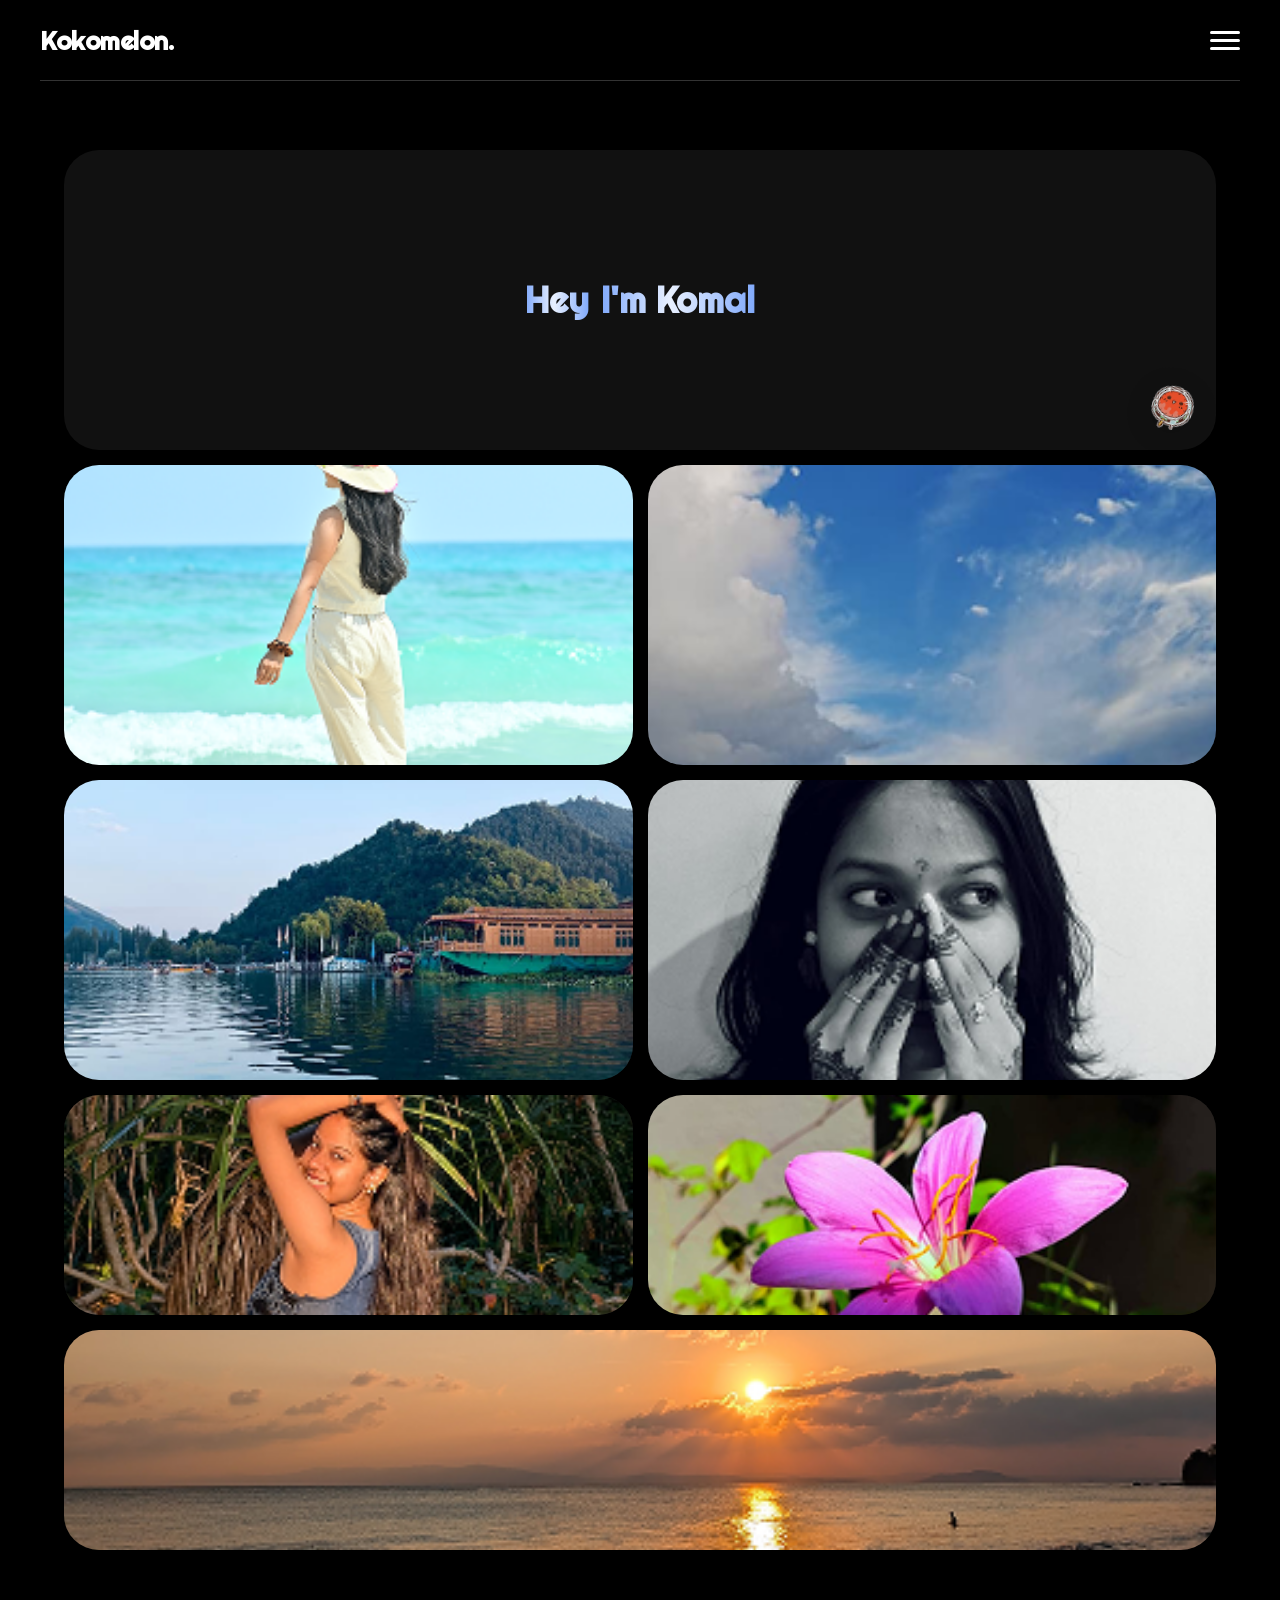
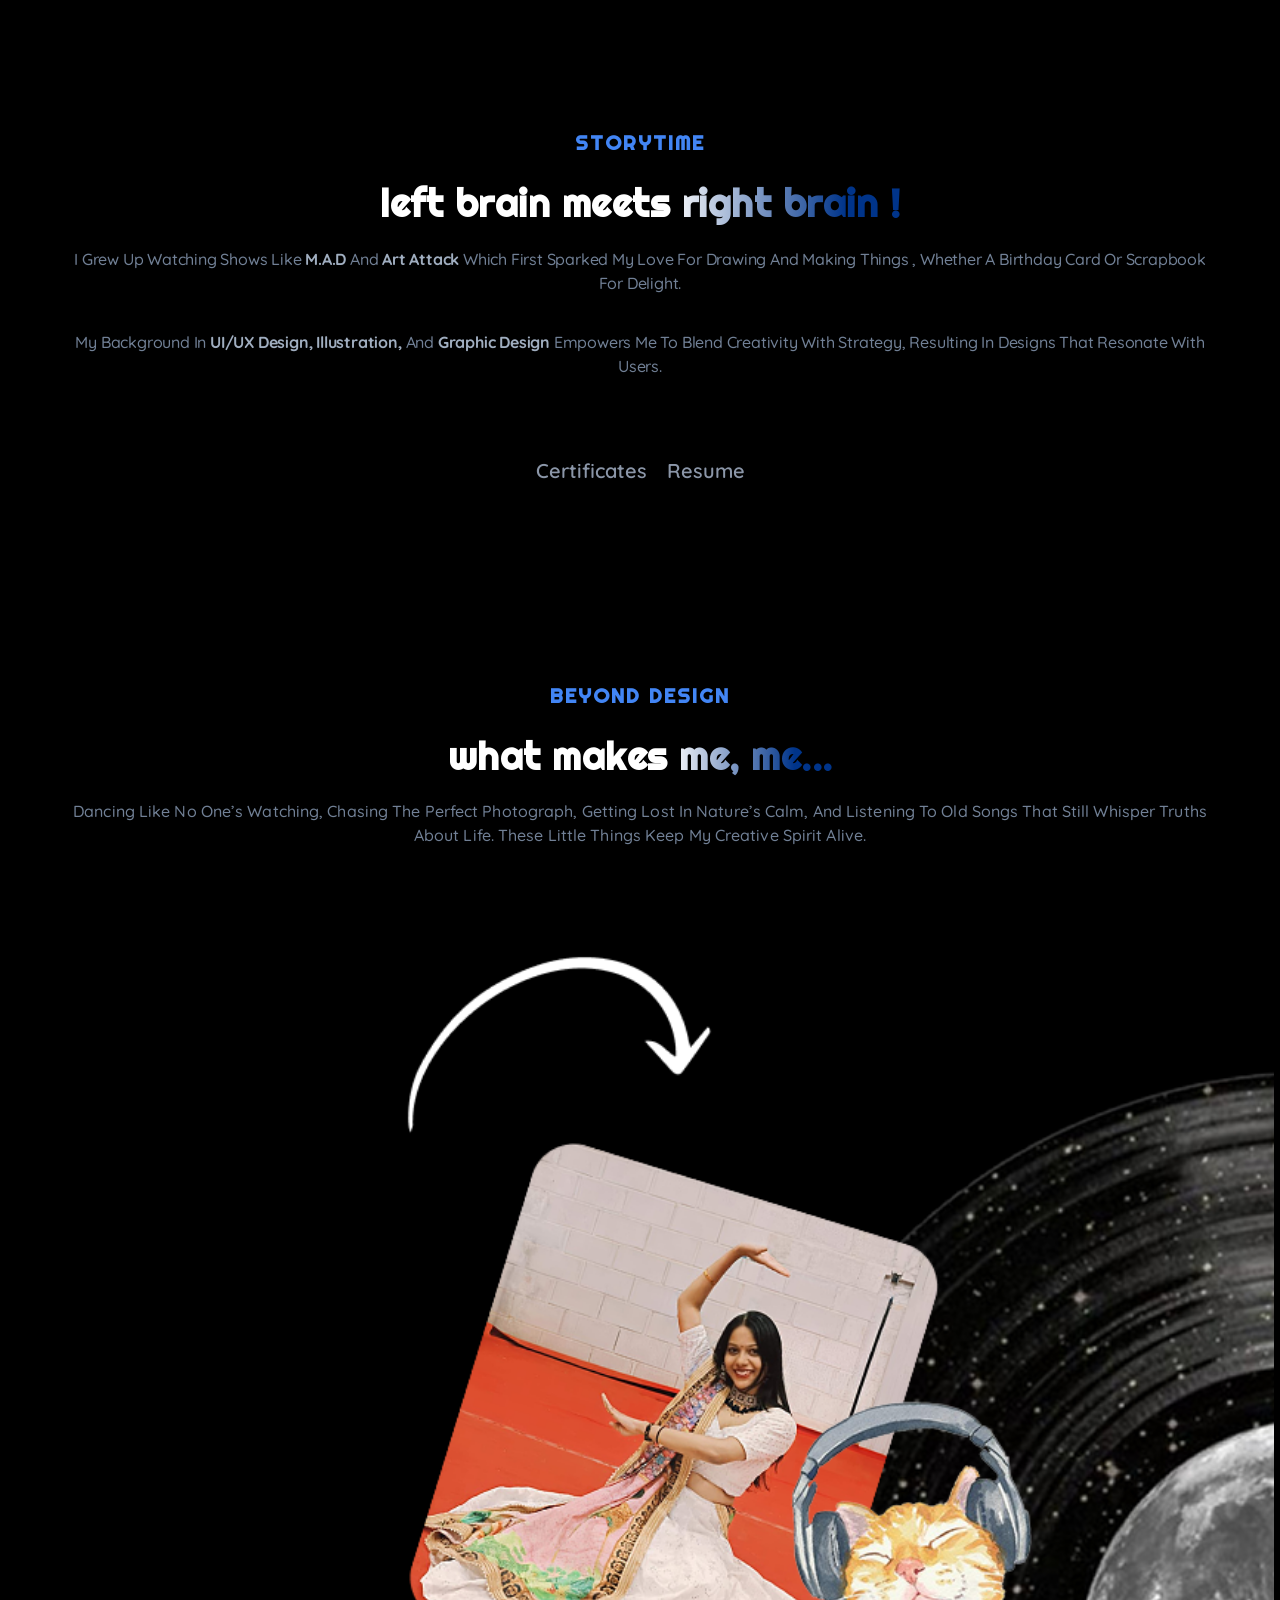
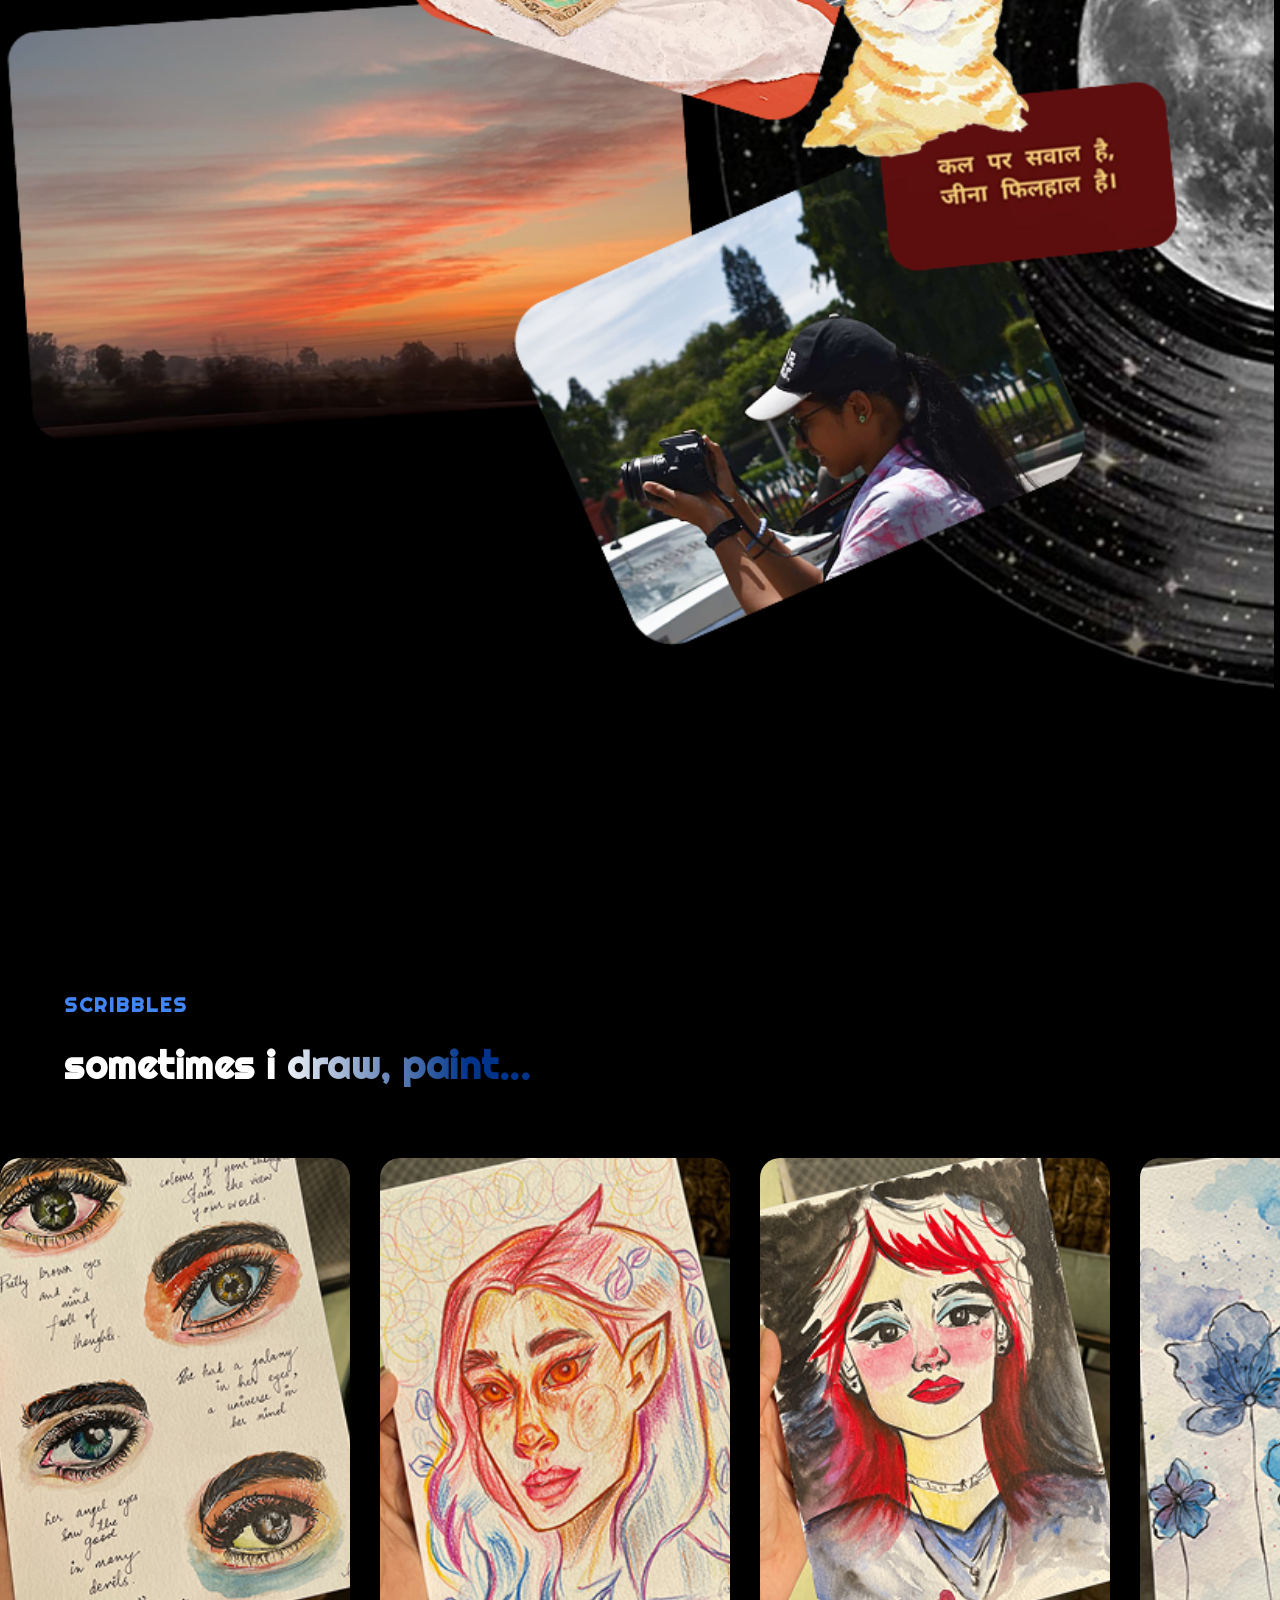
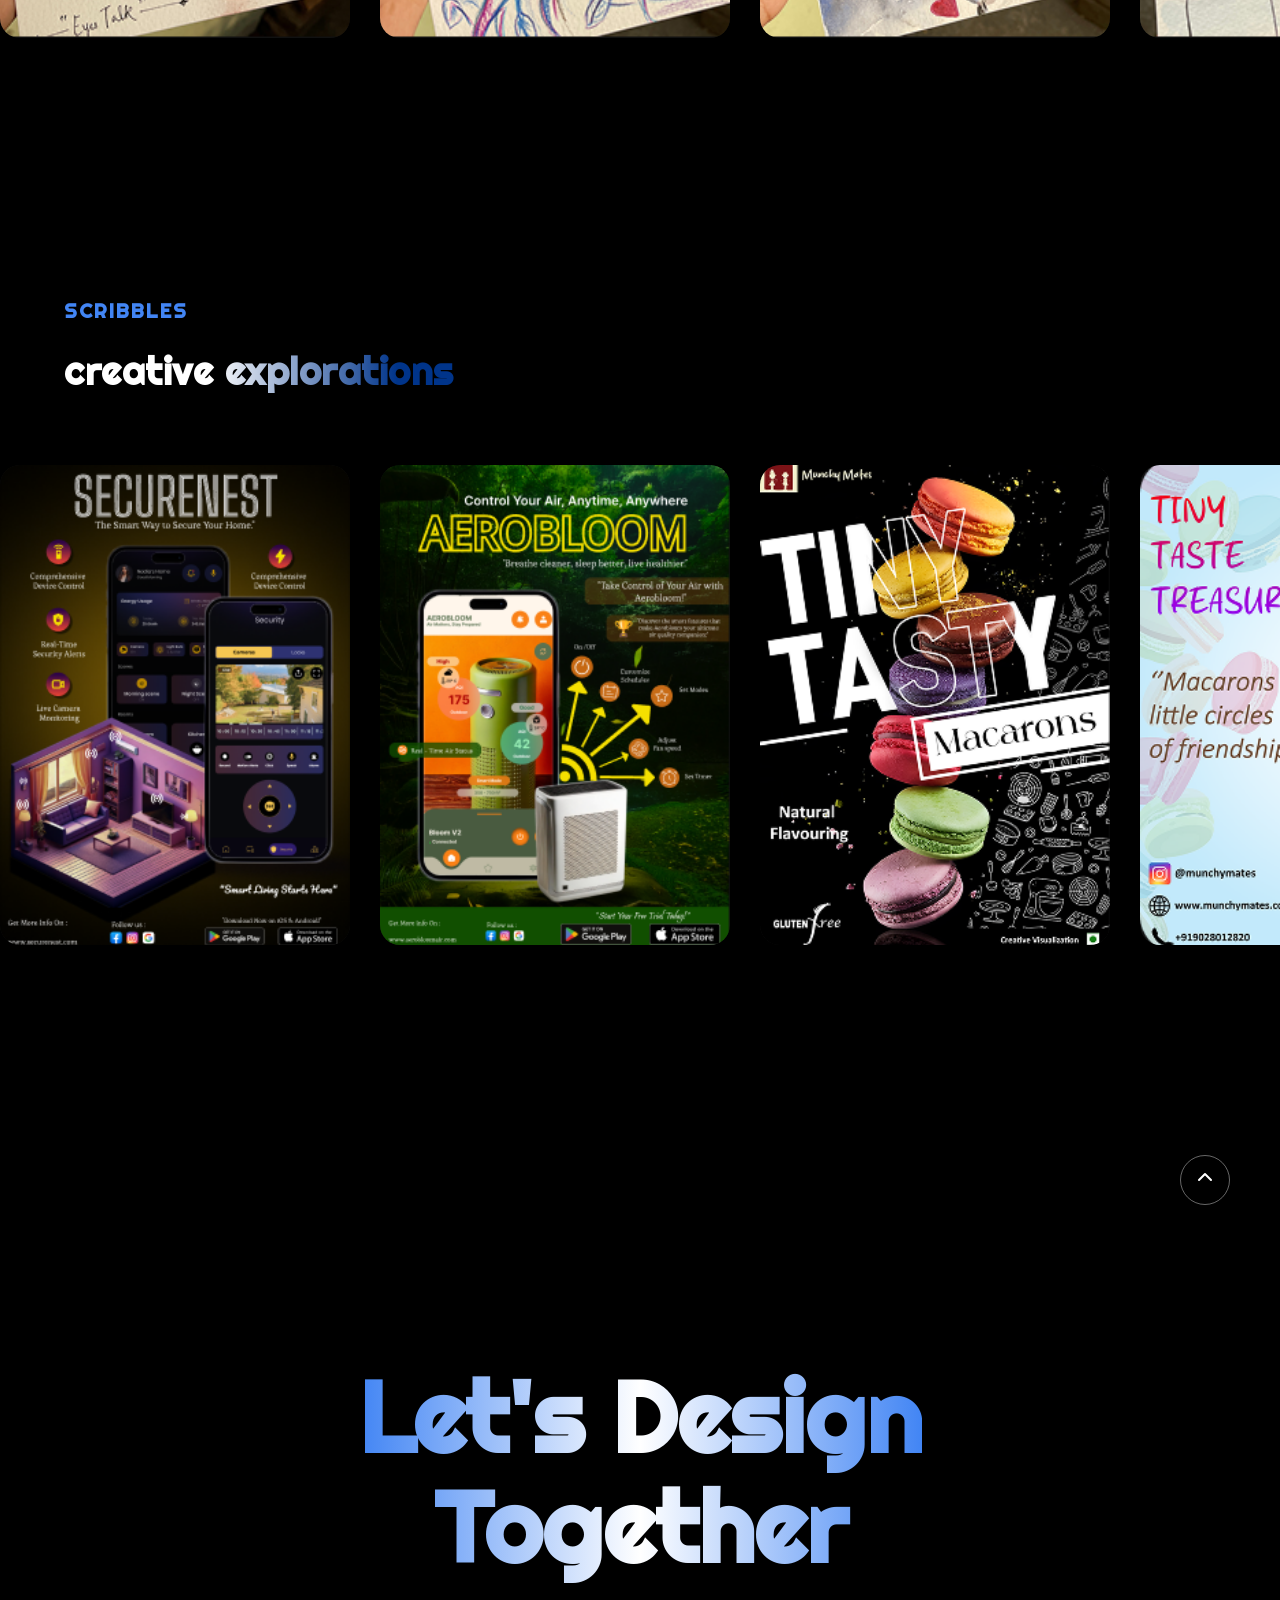
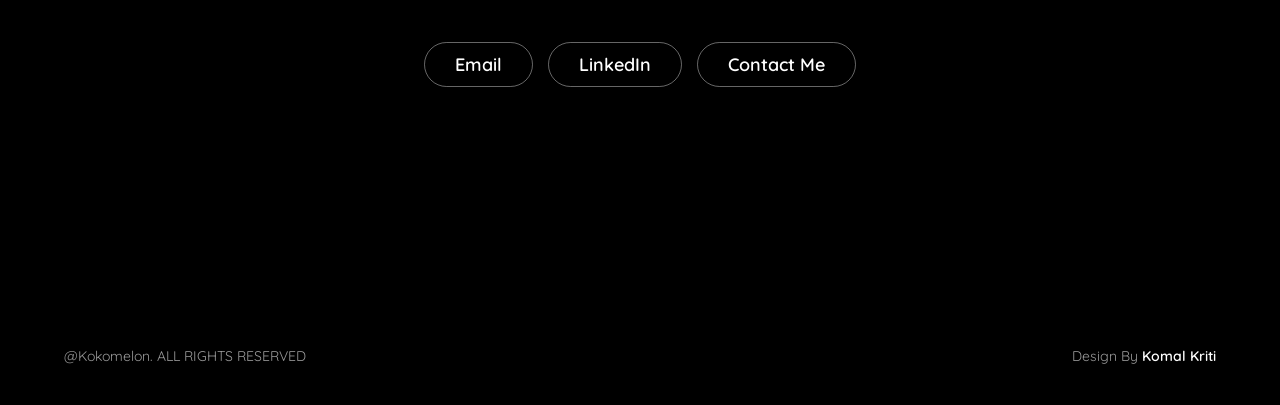
<file: about.html>
<!DOCTYPE html>
<html lang="en">
<head>
    <meta charset="UTF-8">
    <meta name="viewport" content="width=device-width, initial-scale=1.0">
    <title>About | Komal Kriti - UI/UX Designer</title>
    <link rel="icon" type="image/png" href="images/Favicon.png">
    
    <!-- Primary Meta Tags -->
    <meta name="title" content="About | Komal Kriti - UI/UX Designer">
    <meta name="description" content="Learn more about Komal Kriti, an Interaction Designer who blends creativity with strategy to create impactful digital experiences.">

    <!-- Open Graph / Facebook -->
    <meta property="og:type" content="website">
    <meta property="og:url" content="https://komalkriti.github.io/about.html">
    <meta property="og:title" content="About | Komal Kriti - UI/UX Designer">
    <meta property="og:description" content="Learn more about Komal Kriti, an Interaction Designer who blends creativity with strategy to create impactful digital experiences.">
    <meta property="og:image" content="images/Link%20_Banner.png">

    <!-- Twitter -->
    <meta property="twitter:card" content="summary_large_image">
    <meta property="twitter:url" content="https://komalkriti.github.io/about.html">
    <meta property="twitter:title" content="About | Komal Kriti - UI/UX Designer">
    <meta property="twitter:description" content="Learn more about Komal Kriti, an Interaction Designer who blends creativity with strategy to create impactful digital experiences.">
    <meta property="twitter:image" content="images/Link%20_Banner.png">

    <link rel="stylesheet" href="style.css">
    <link rel="preconnect" href="https://fonts.googleapis.com">
    <link rel="preconnect" href="https://fonts.gstatic.com" crossorigin>
    <link href="https://fonts.googleapis.com/css2?family=Quicksand:ital,wght@0,400;0,600;1,400&family=Righteous&family=Roboto+Condensed:wght@500&family=Rock+Salt&display=swap" rel="stylesheet">
</head>
<body>
    <header class="header">
        <div class="logo">Kokomelon.</div>
        <button class="hamburger" aria-label="Toggle menu">
            <span class="bar"></span>
            <span class="bar"></span>
            <span class="bar"></span>
        </button>
        <nav class="nav">
            <a href="index.html#home" class="nav-item">Home</a>
            <a href="about.html" class="nav-item active">About</a>
            <a href="projects.html" class="nav-item">Projects</a>
            <a href="#connect" class="nav-item">Connect</a>
        </nav>
    </header>

    <main class="about-container">
        <div class="about-grid">
            <!-- Row 1 -->
            <div class="grid-item text-item">
                <img src="images/kokomelon_2.png" alt="🍉" class="melon-corner-icon">
                <h1 class="hey-text"><span class="blue-gradient">Hey</span></h1>
                <h1 class="name-text"><span class="blue-gradient">I'm Komal</span></h1>
            </div>
            <div class="grid-item img-komal-1">
                <img src="images/Komalpic_1.png" alt="Komal">
            </div>
            <div class="grid-item img-sky-tall">
                <img src="images/Sky_love.png" alt="Sky">
            </div>

            <!-- Row 2 -->
            <div class="grid-item img-dal-tall">
                <img src="images/Dal_lake.png" alt="Dal Lake">
            </div>
            <div class="grid-item img-beach">
                <img src="images/Komalpic_2.png" alt="Komal Beach">
            </div>
            <div class="grid-item img-bw">
                <img src="images/Komalpic_3.png" alt="Komal B&W">
            </div>

            <!-- Row 3 -->
            <div class="grid-item img-flower">
                <img src="images/Flower_lily.png" alt="Flower">
            </div>
            <div class="grid-item img-sunset-wide">
                <img src="images/Sunsetpic_4.png" alt="Sunset">
            </div>
        </div>
    </main>

    <section class="storytime-section">
        <div class="storytime-content">
            <h3 class="storytime-tag">STORYTIME</h3>
            <h2 class="storytime-heading">left brain meets <span class="blue-gradient">right brain !</span></h2>
            
            <div class="storytime-body">
                <p>I Grew Up Watching Shows Like <span class="bold-text">M.A.D</span> And <span class="bold-text">Art Attack</span> Which First Sparked My Love For Drawing And Making Things , Whether A Birthday Card Or Scrapbook For Delight.</p>
                <p>My Background In <span class="bold-text">UI/UX Design, Illustration,</span> And <span class="bold-text">Graphic Design</span> Empowers Me To Blend Creativity With Strategy, Resulting In Designs That Resonate With Users.</p>
            </div>

            <div class="storytime-footer-links">
                <a href="https://drive.google.com/file/d/1TLwqXimHEw-T3YgQjG_i2WQMU1vs6G3p/view?usp=sharing" target="_blank" rel="noopener noreferrer" class="story-link">
                    Certificates
                </a>
                <a href="https://drive.google.com/file/d/1Z_EOQ4lmkm6W3aHVT7FPhhZ4ZEdLZczF/view?usp=sharing" target="_blank" rel="noopener noreferrer" class="story-link">
                    Resume
                </a>
            </div>
        </div>
    </section>

    <section class="beyond-section">
        <div class="beyond-container">
            <div class="beyond-text">
                <h3 class="storytime-tag">BEYOND DESIGN</h3>
                <h2 class="storytime-heading">what makes <span class="blue-gradient">me, me...</span></h2>
                <p class="beyond-para">Dancing Like No One’s Watching, Chasing The Perfect Photograph, Getting Lost In Nature’s Calm, And Listening To Old Songs That Still Whisper Truths About Life. These Little Things Keep My Creative Spirit Alive.</p>
            </div>
            <div class="beyond-visual">
                <img src="images/what_makesme.png" alt="Beyond Design" class="beyond-img">
            </div>
        </div>
    </section>

    <section class="scribbles-section">
        <div class="scribbles-container">
            <h3 class="storytime-tag">SCRIBBLES</h3>
            <h2 class="storytime-heading">sometimes i <span class="blue-gradient">draw, paint...</span></h2>
        </div>
        <div class="scribbles-gallery">
            <!-- Original set -->
            <div class="scribble-item"><img src="images/Painting_1.png" alt="Scribble 1"></div>
            <div class="scribble-item"><img src="images/Painting_2.png" alt="Scribble 2"></div>
            <div class="scribble-item"><img src="images/Painting_3.png" alt="Scribble 3"></div>
            <div class="scribble-item"><img src="images/Painting_4.png" alt="Scribble 4"></div>
            <div class="scribble-item"><img src="images/Painting_5.png" alt="Scribble 5"></div>
            <div class="scribble-item"><img src="images/Painting_6.png" alt="Scribble 6"></div>
            <!-- Duplicated set for seamless loop -->
            <div class="scribble-item"><img src="images/Painting_1.png" alt="Scribble 1"></div>
            <div class="scribble-item"><img src="images/Painting_2.png" alt="Scribble 2"></div>
            <div class="scribble-item"><img src="images/Painting_3.png" alt="Scribble 3"></div>
            <div class="scribble-item"><img src="images/Painting_4.png" alt="Scribble 4"></div>
            <div class="scribble-item"><img src="images/Painting_5.png" alt="Scribble 5"></div>
            <div class="scribble-item"><img src="images/Painting_6.png" alt="Scribble 6"></div>
        </div>
    </section>

    <section class="scribbles-section explorations-section">
        <div class="scribbles-container">
            <h3 class="storytime-tag">SCRIBBLES</h3>
            <h2 class="storytime-heading">creative <span class="blue-gradient">explorations</span></h2>
        </div>
        <div class="scribbles-gallery exploration-gallery">
            <!-- Original set -->
            <div class="scribble-item"><img src="images/Home_security.png" alt="Securenest"></div>
            <div class="scribble-item"><img src="images/Air_purifier.png" alt="Aerobloom"></div>
            <div class="scribble-item"><img src="images/munchy _mates.png" alt="Munchy Mates"></div>
            <div class="scribble-item"><img src="images/Munchy_mates2.png" alt="Munchy Mates 2"></div>
            <div class="scribble-item"><img src="images/Muchymates_3.png" alt="Munchy Mates 3"></div>
            <div class="scribble-item"><img src="images/illustartion 1.png" alt="Illustration 1"></div>
            <div class="scribble-item"><img src="images/illustration_2.png" alt="Illustration 2"></div>
            <!-- Duplicated set for seamless loop -->
            <div class="scribble-item"><img src="images/Home_security.png" alt="Securenest"></div>
            <div class="scribble-item"><img src="images/Air_purifier.png" alt="Aerobloom"></div>
            <div class="scribble-item"><img src="images/munchy _mates.png" alt="Munchy Mates"></div>
            <div class="scribble-item"><img src="images/Munchy_mates2.png" alt="Munchy Mates 2"></div>
            <div class="scribble-item"><img src="images/Muchymates_3.png" alt="Munchy Mates 3"></div>
            <div class="scribble-item"><img src="images/illustartion 1.png" alt="Illustration 1"></div>
            <div class="scribble-item"><img src="images/illustration_2.png" alt="Illustration 2"></div>
        </div>
    </section>

    <footer class="footer" id="connect">
        <div class="back-to-top">
            <a href="#top">
                <svg width="24" height="24" viewBox="0 0 24 24" fill="none" stroke="white" stroke-width="2" stroke-linecap="round" stroke-linejoin="round">
                    <polyline points="18 15 12 9 6 15"></polyline>
                </svg>
            </a>
        </div>

        <div class="footer-content">
            <h2 class="footer-heading">Let's Design<br>Together</h2>
            
            <div class="footer-buttons">
                <a href="mailto:komalkriti.work13@gmail.com" class="footer-btn">Email</a>
                <a href="https://www.linkedin.com/in/komalkriti" target="_blank" class="footer-btn">LinkedIn</a>
                <a href="tel:9028012820" class="footer-btn">Contact Me</a>
            </div>
        </div>

        <div class="footer-bottom">
            <div class="copyright">@Kokomelon. ALL RIGHTS RESERVED</div>
            <div class="credits">Design By <span class="white-text">Komal Kriti</span></div>
        </div>
    </footer>

    <script src="script.js"></script>
</body>
</html>
</file>
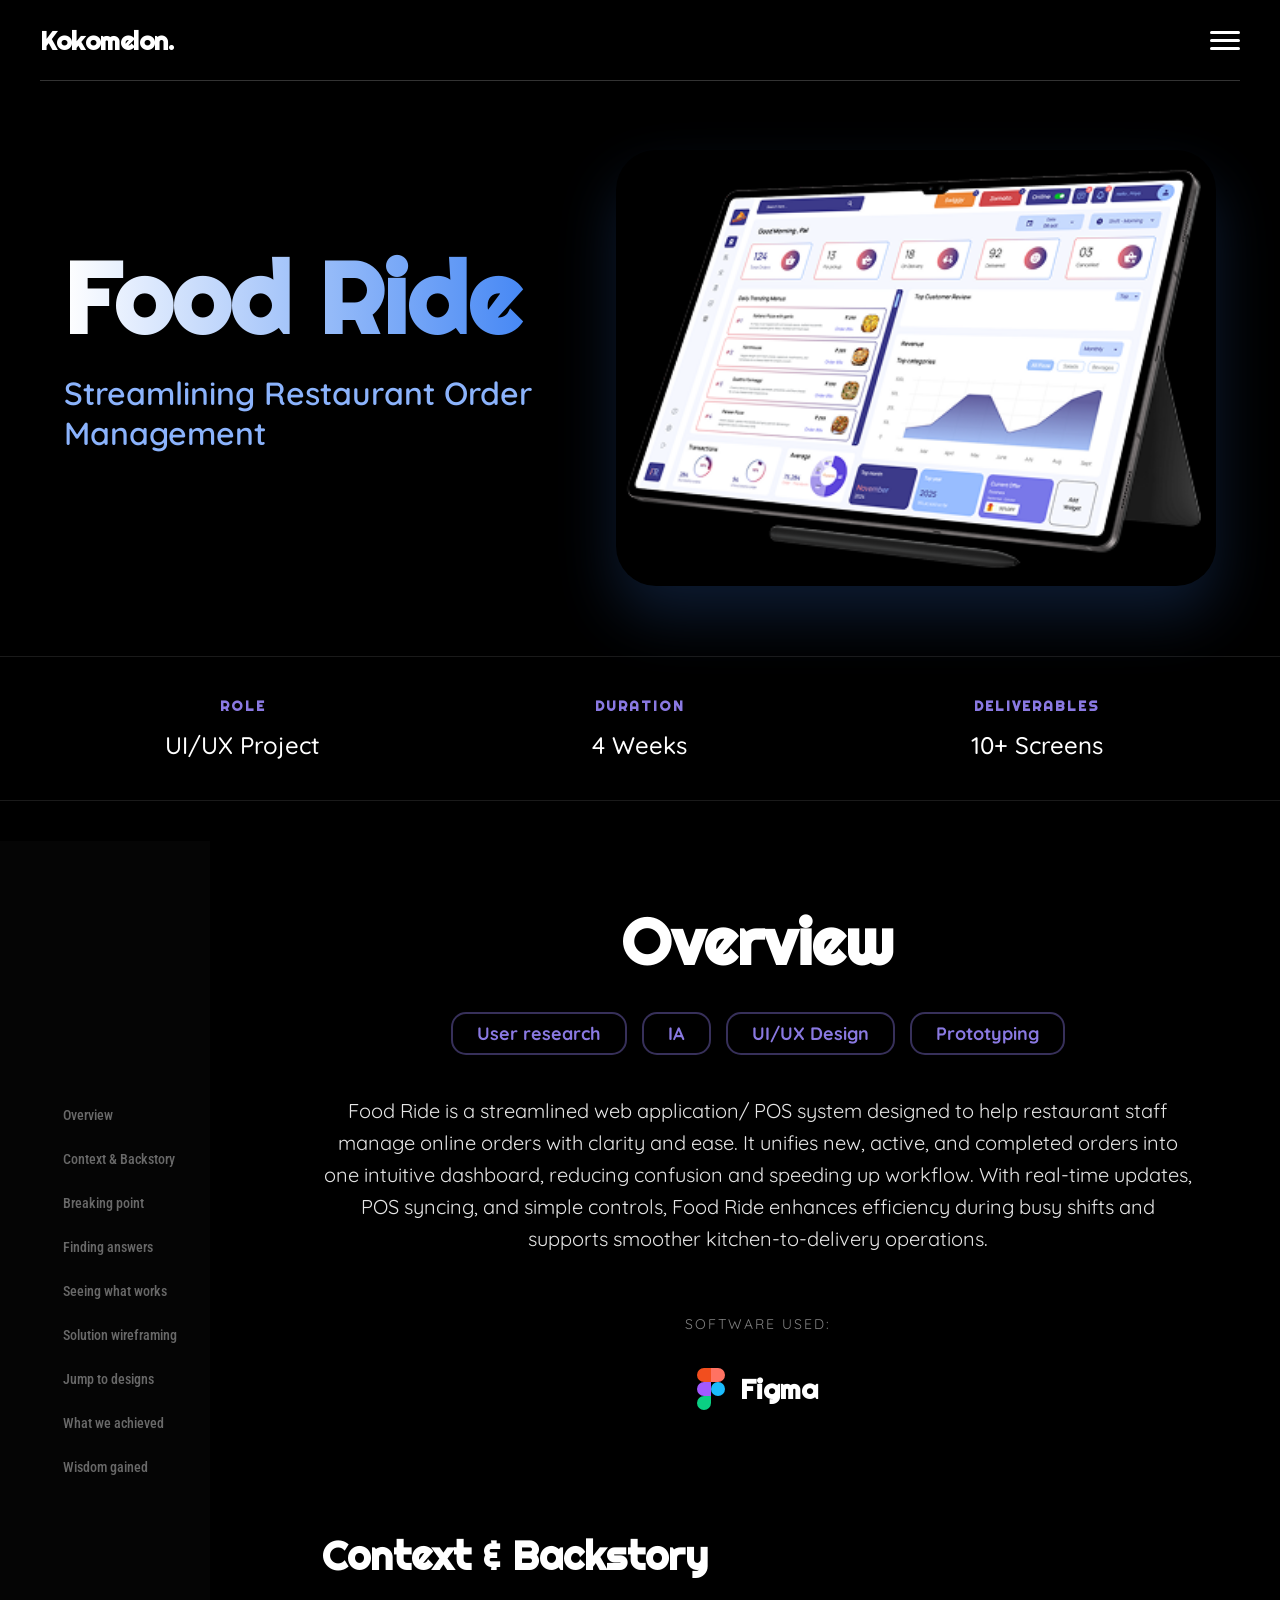
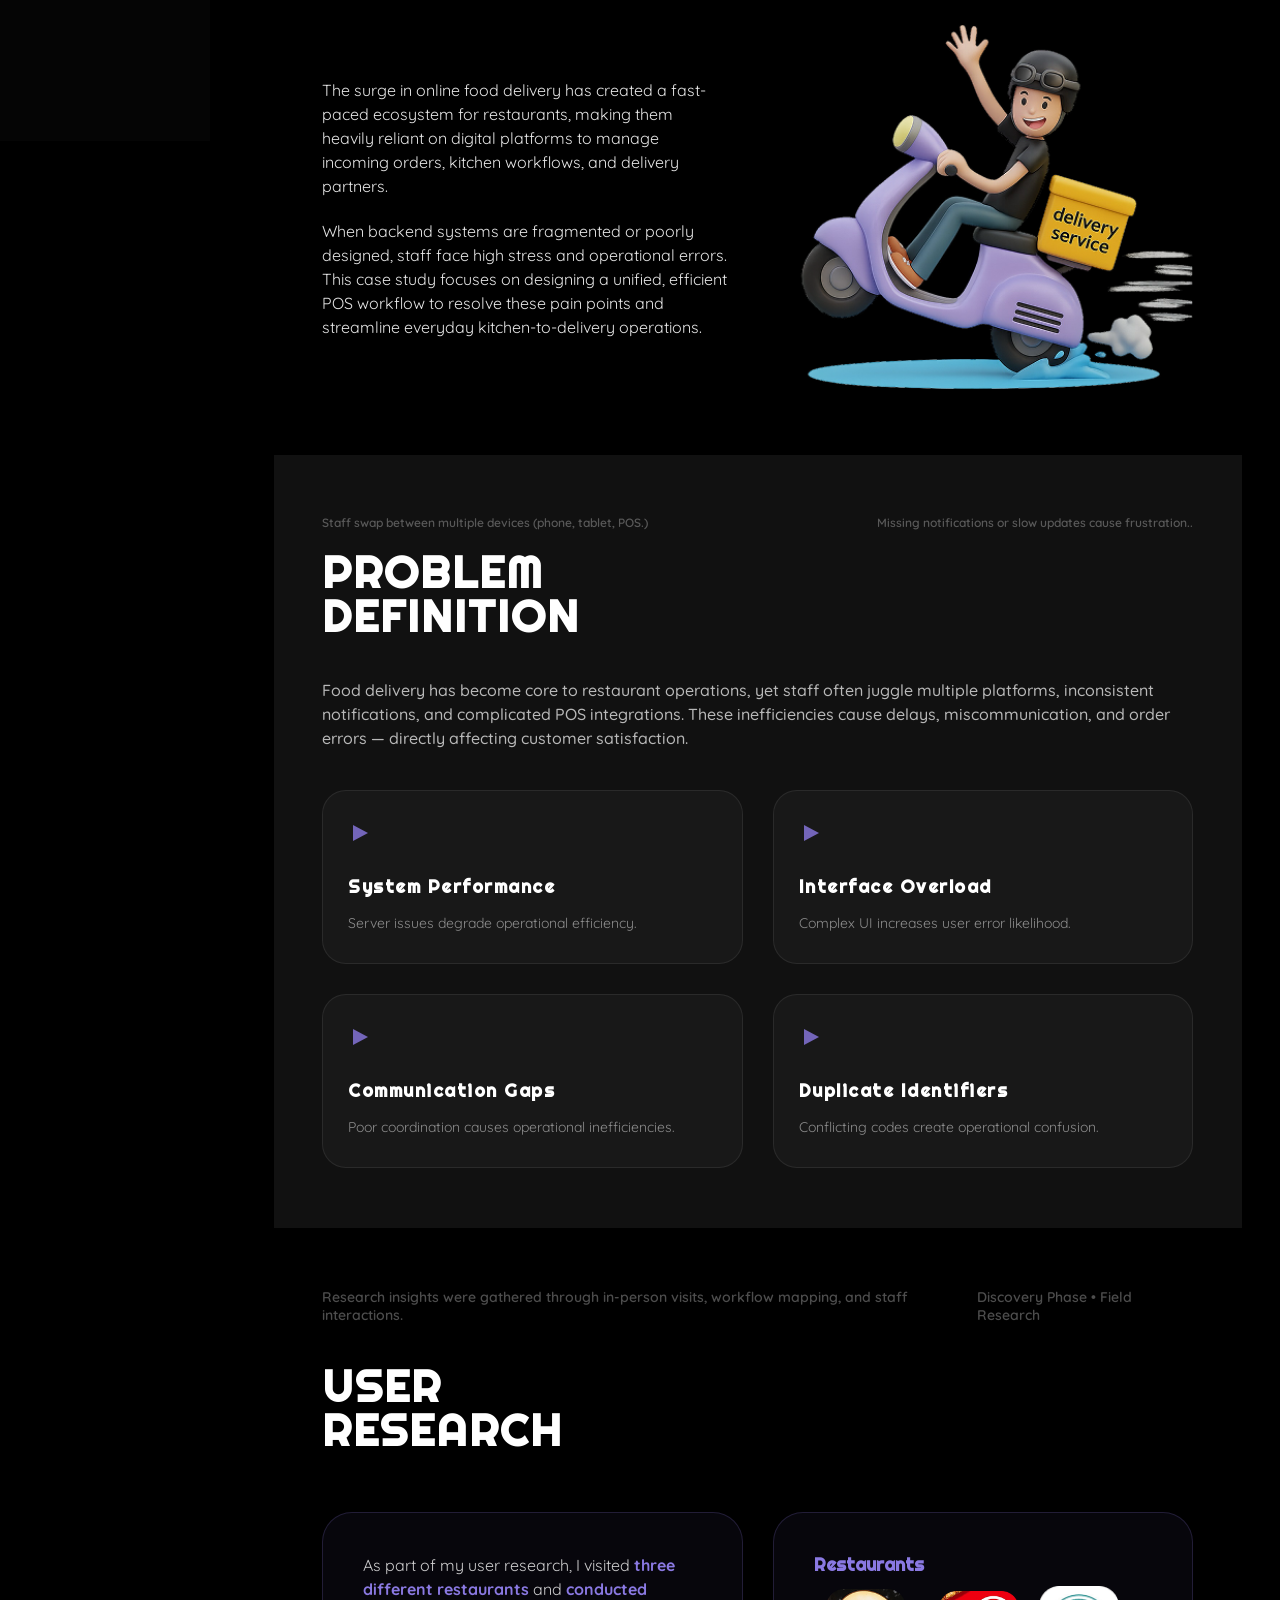
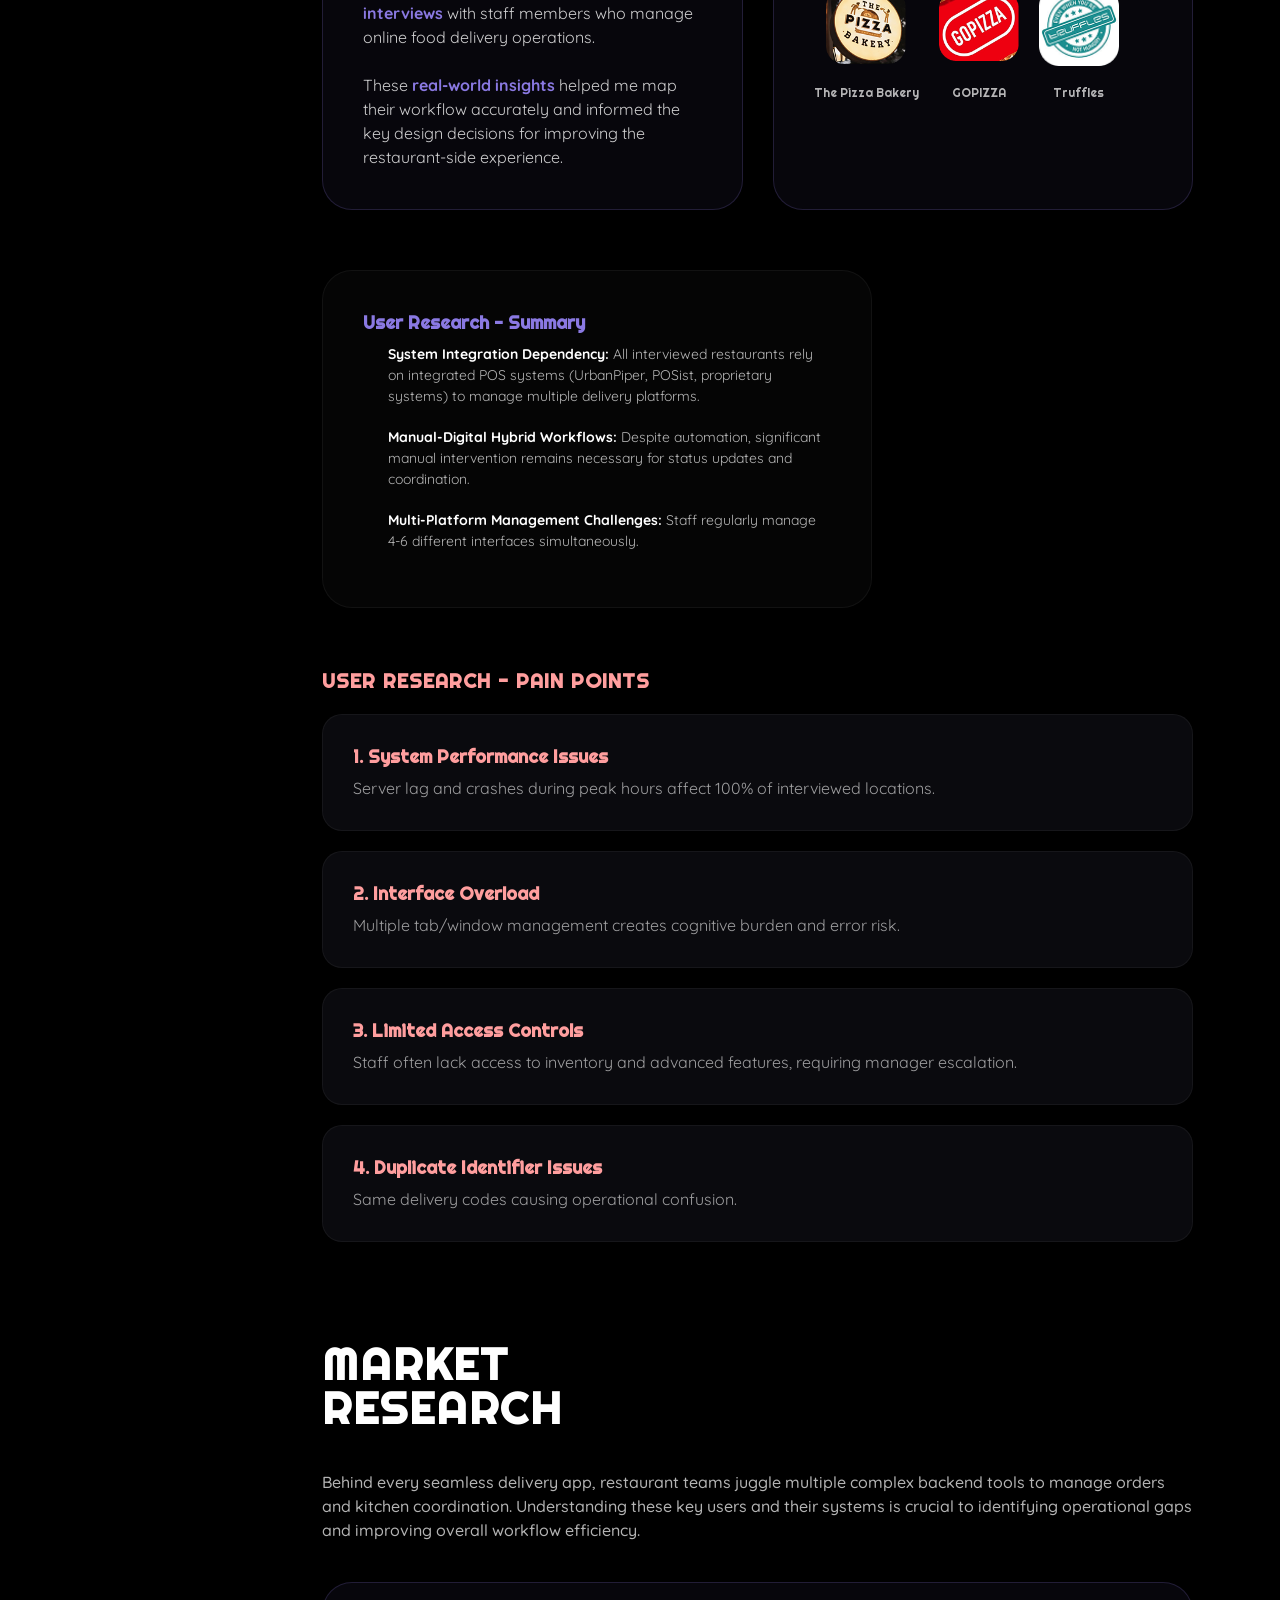
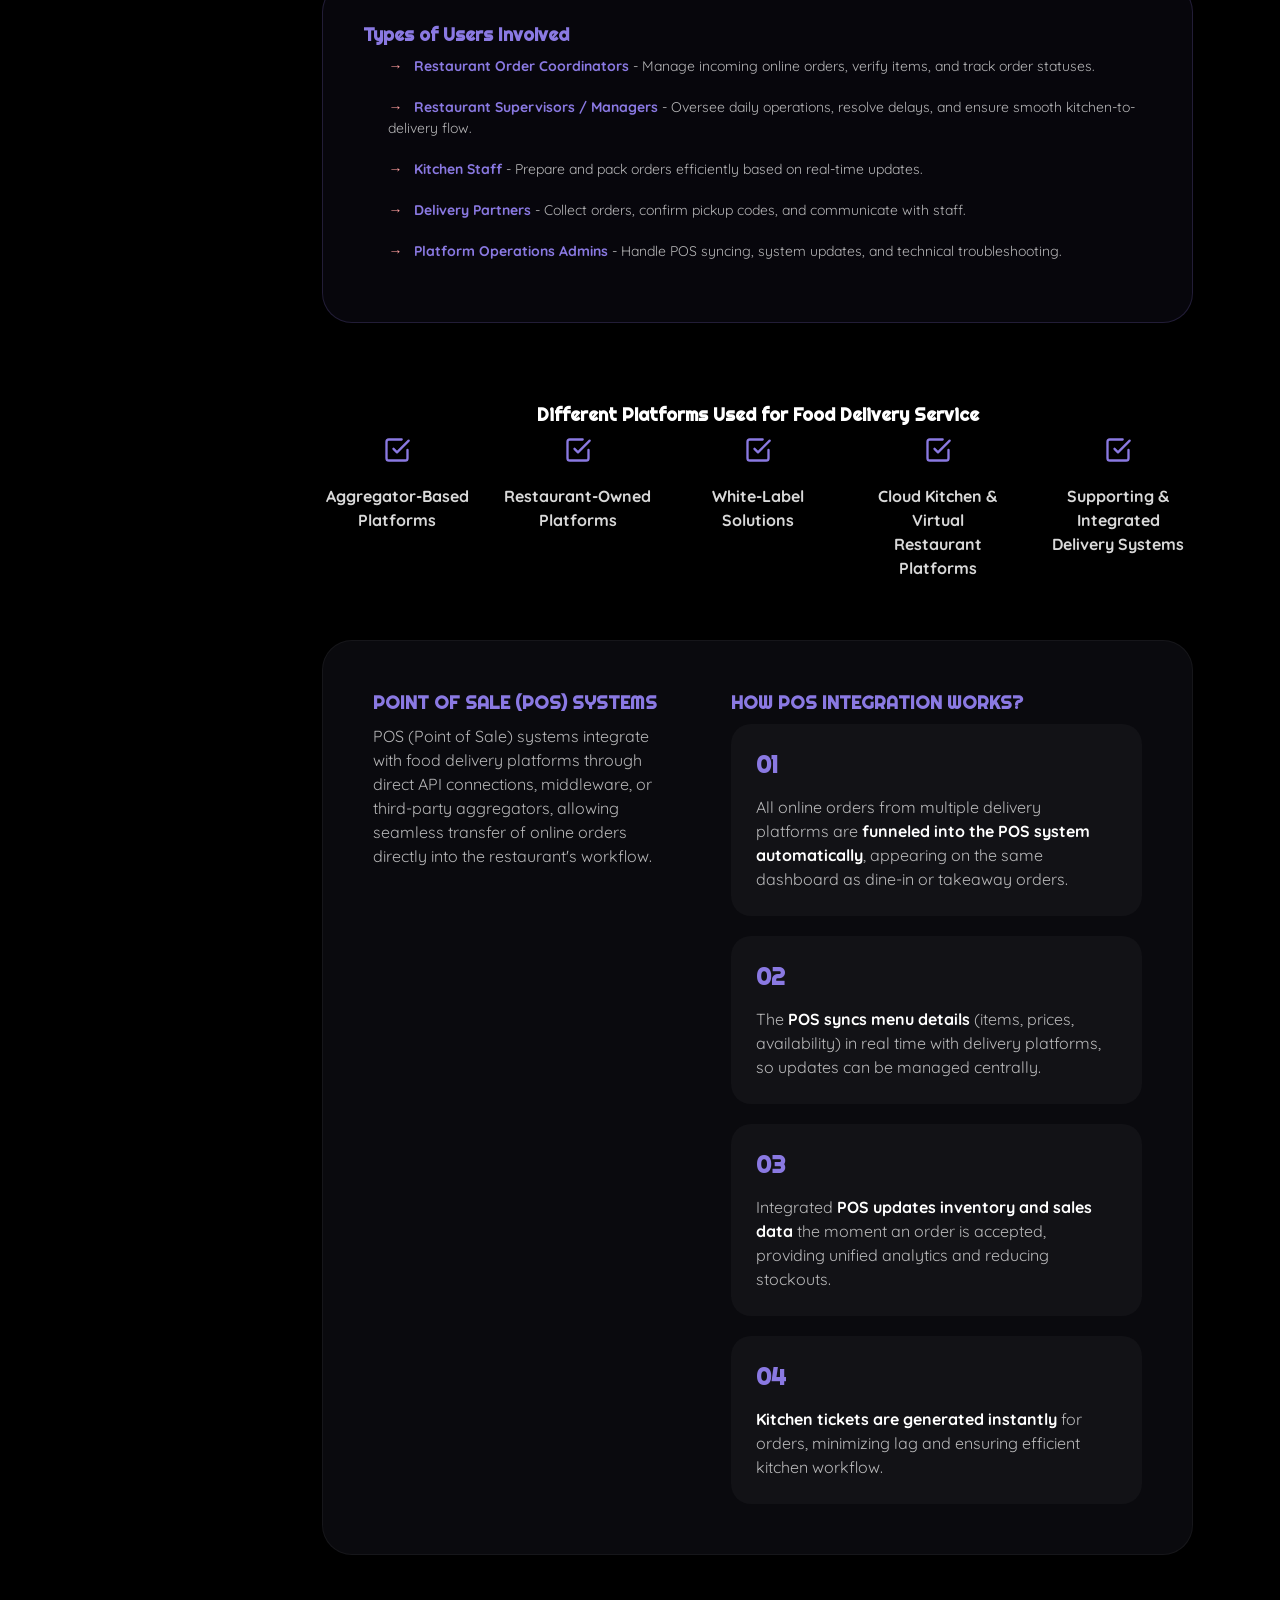
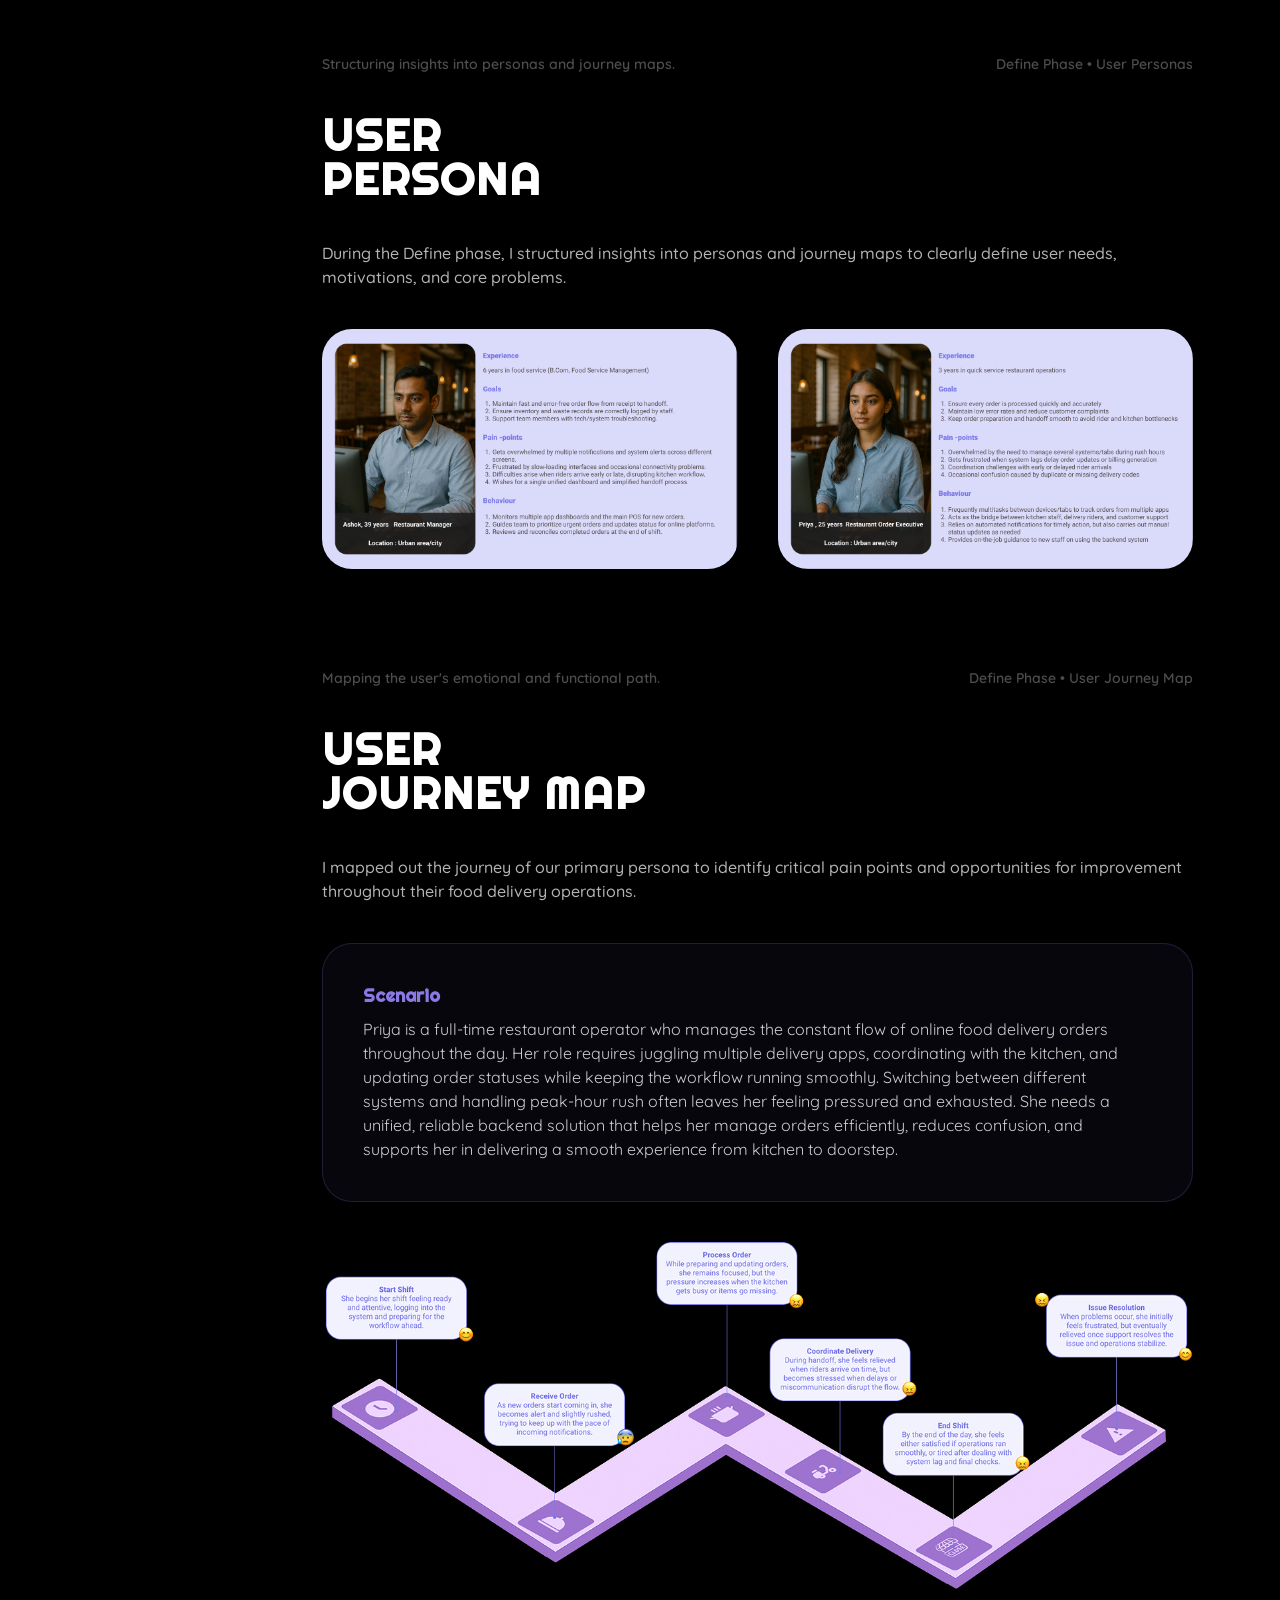
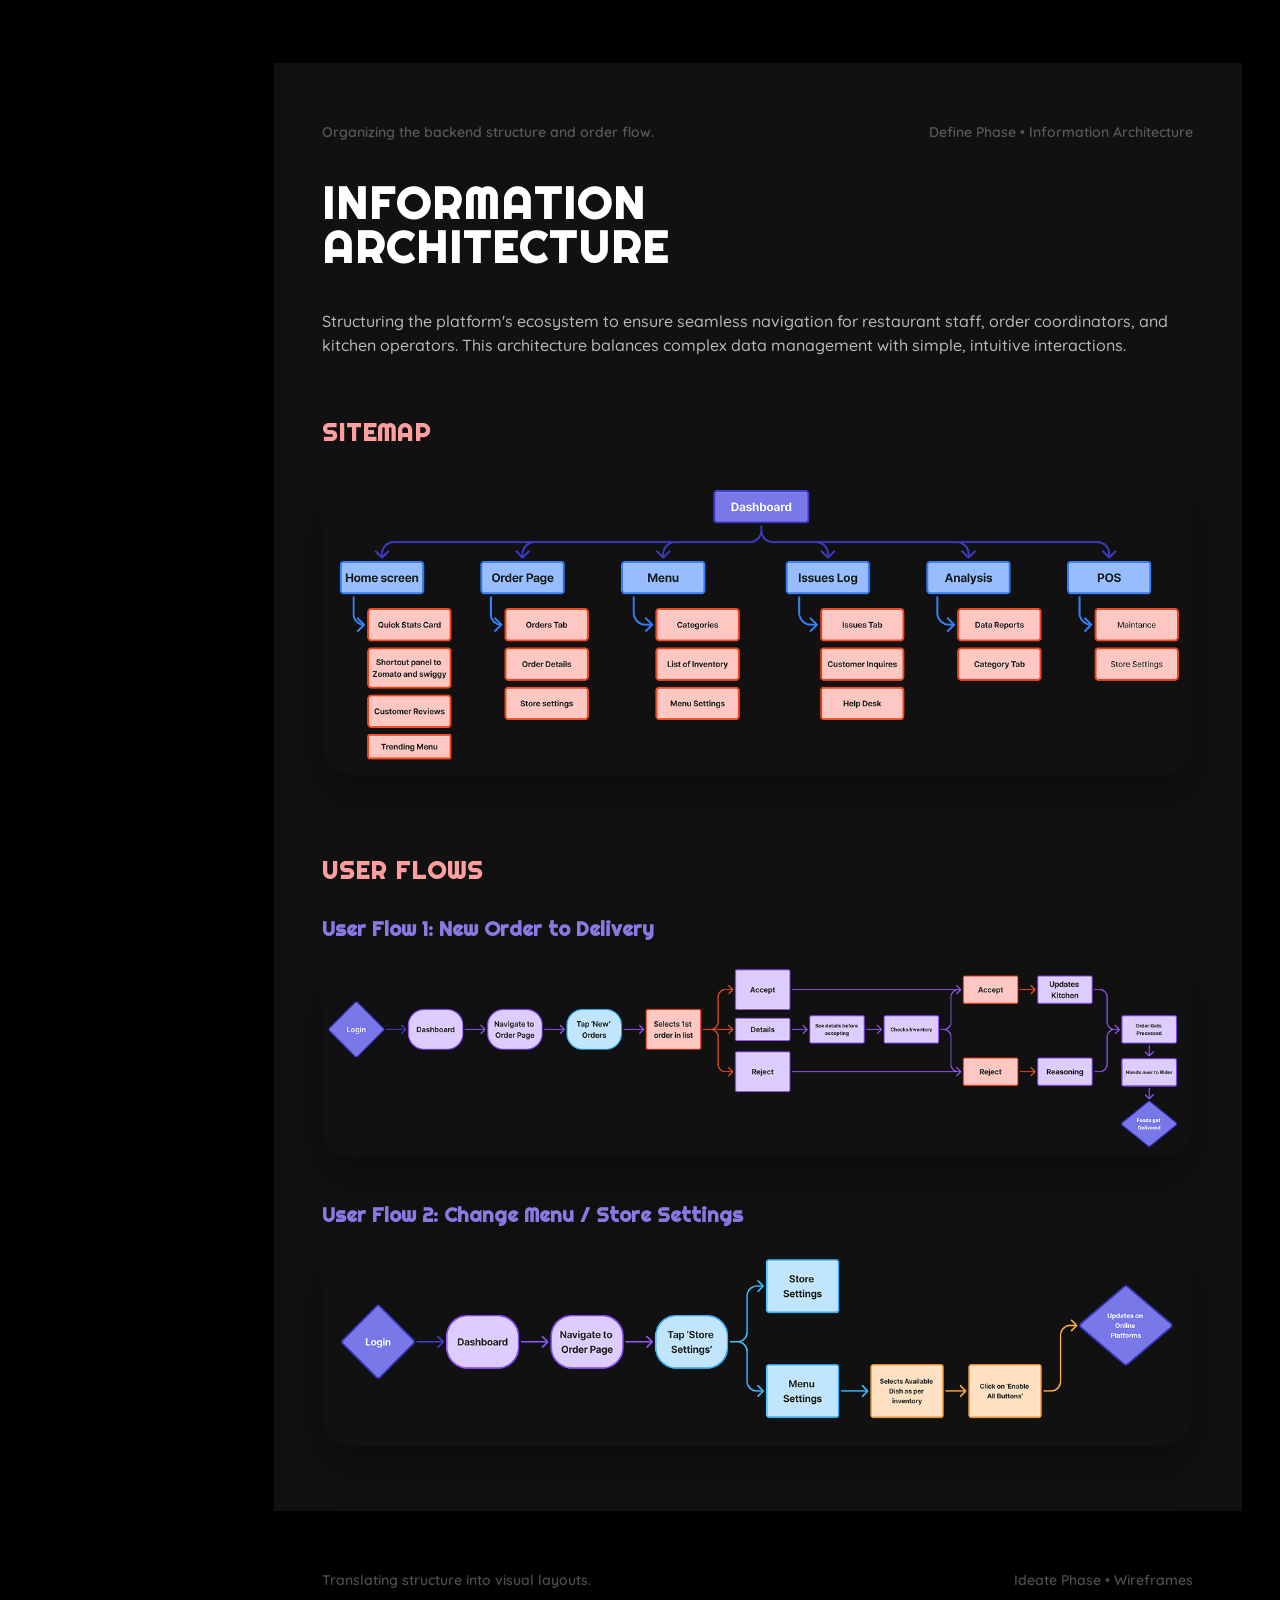
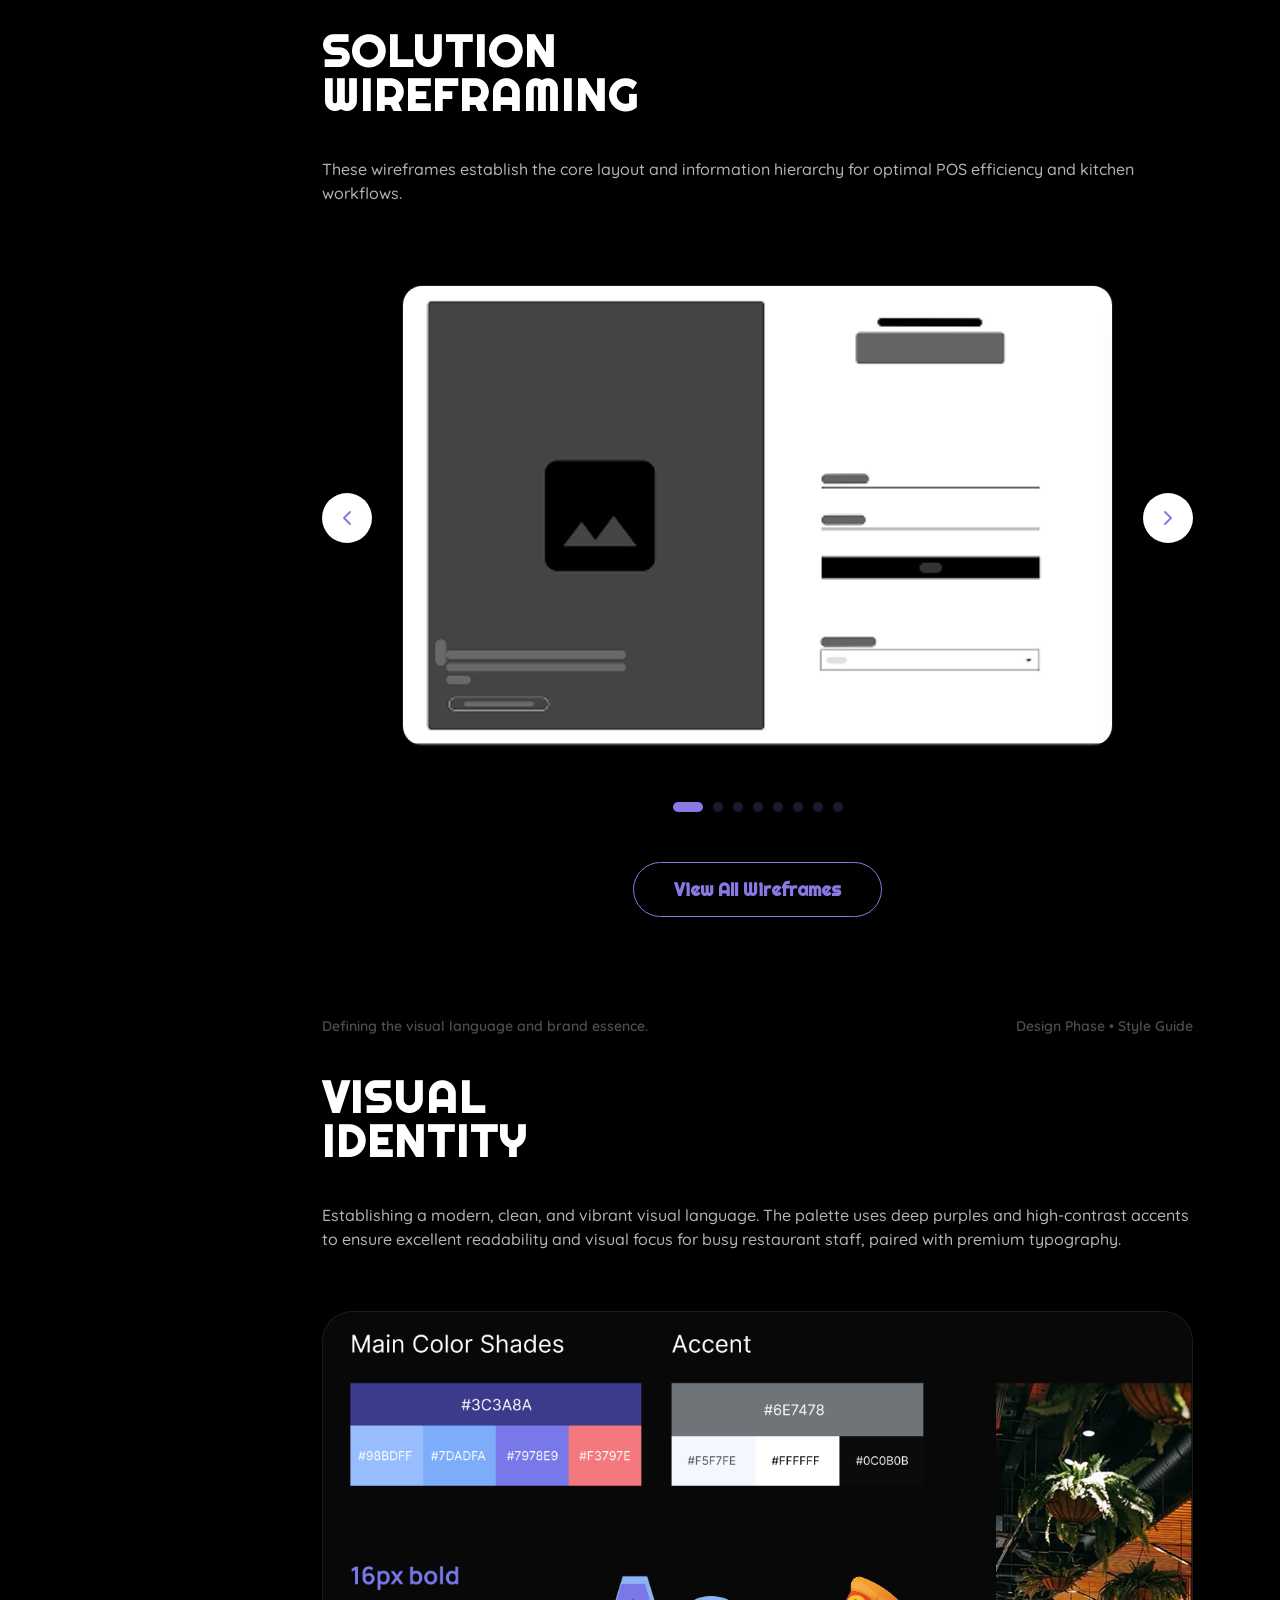
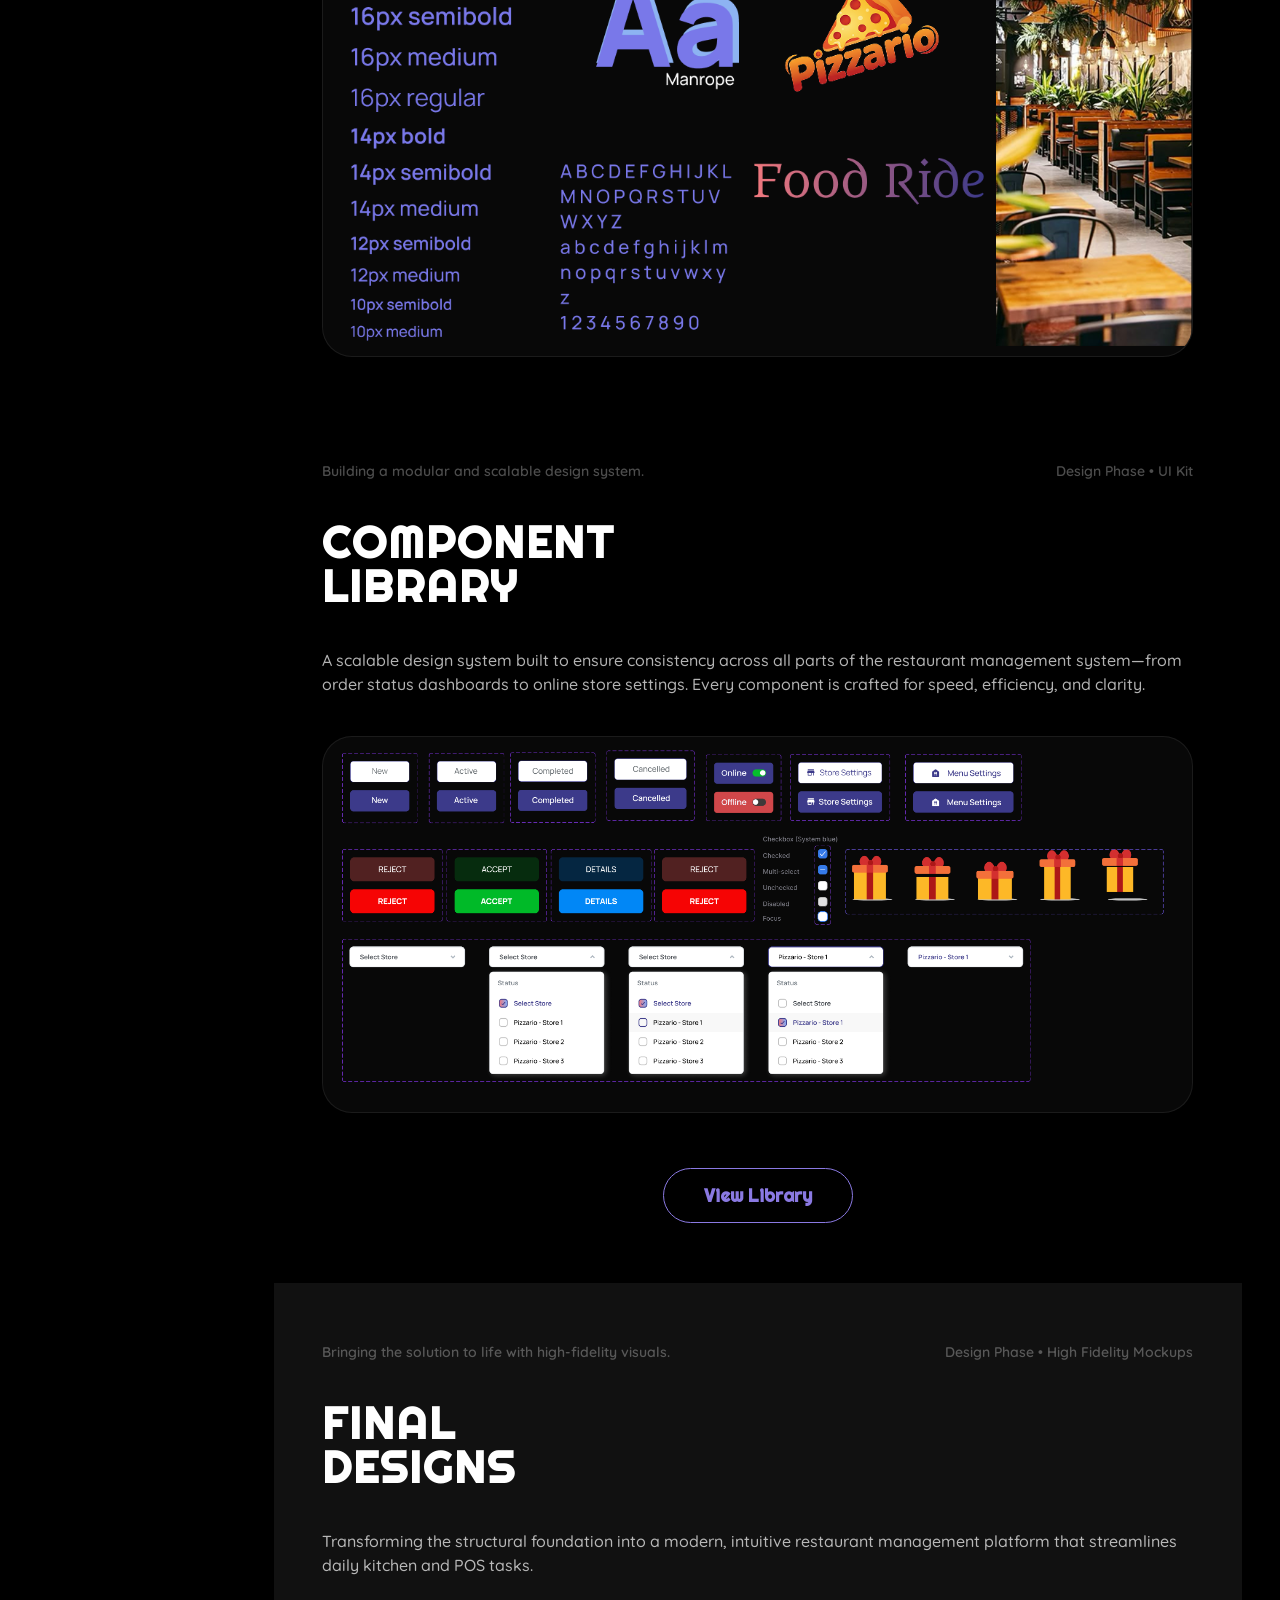
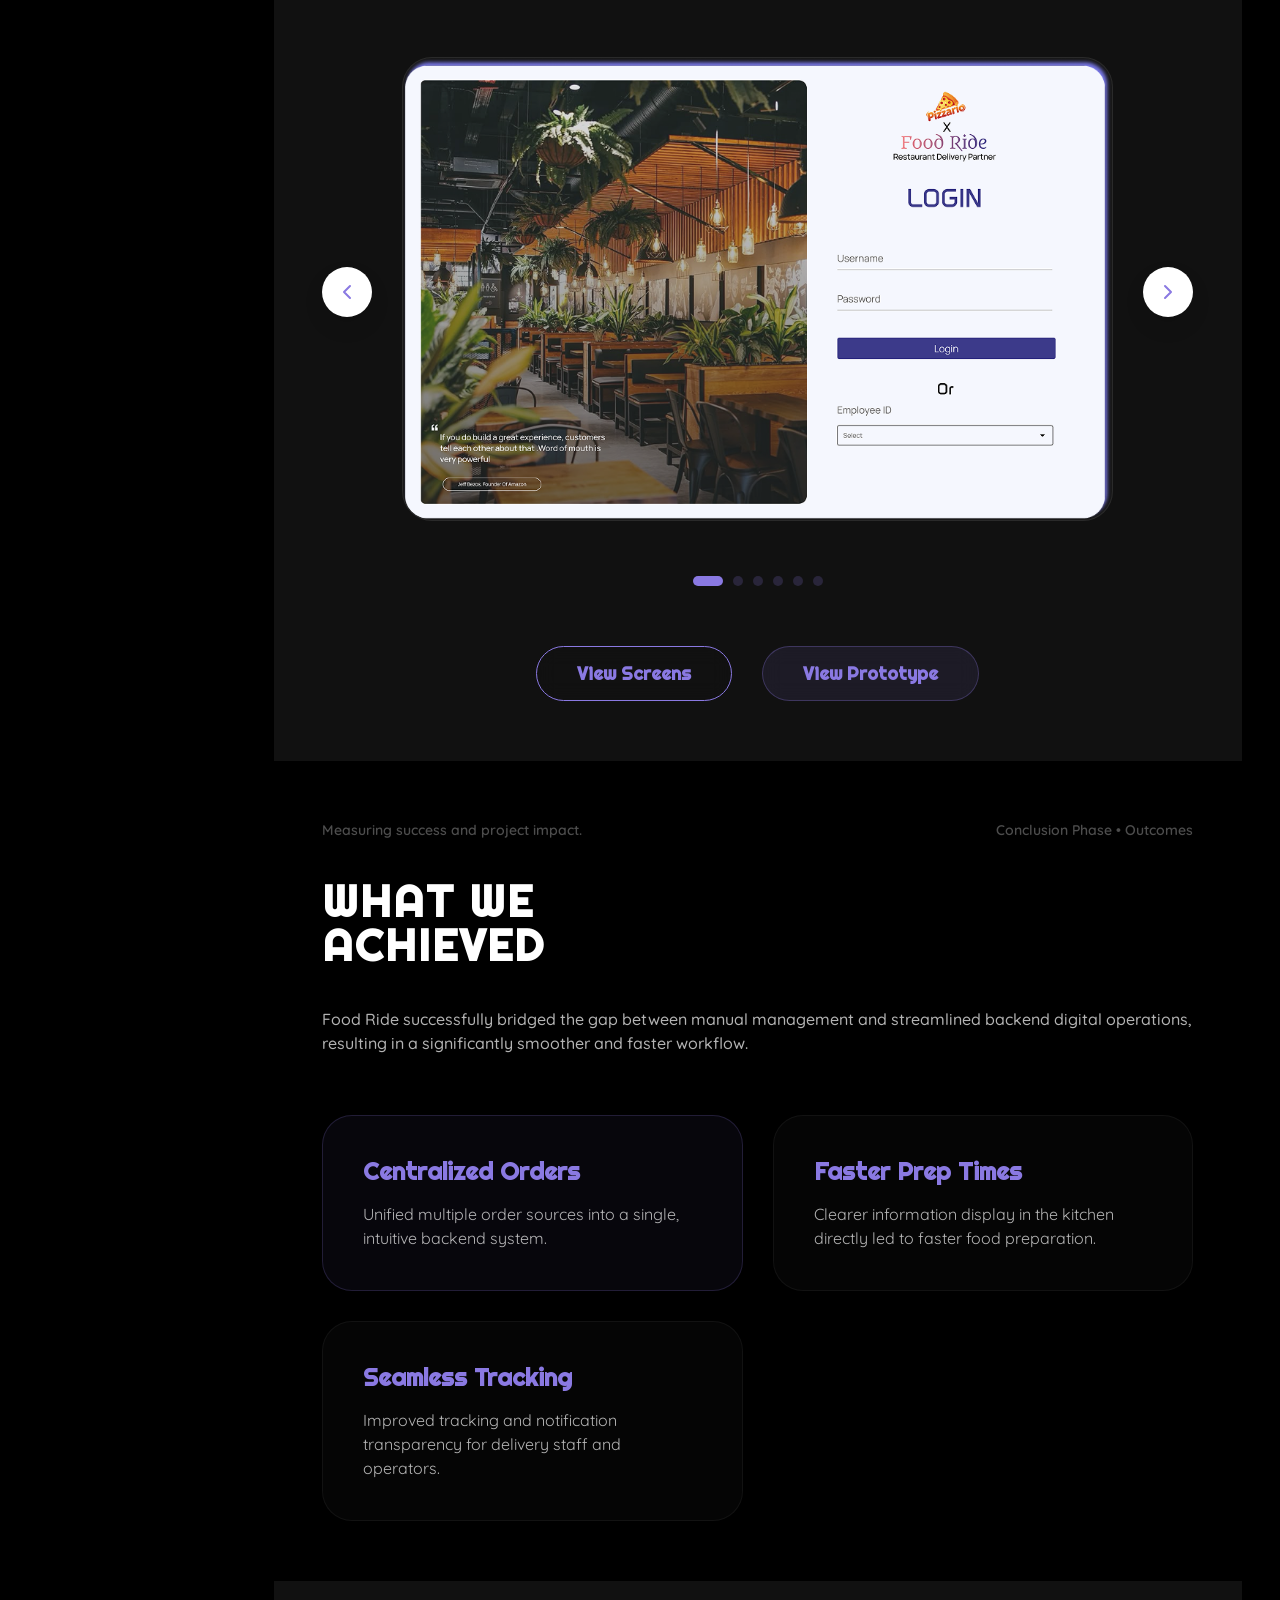
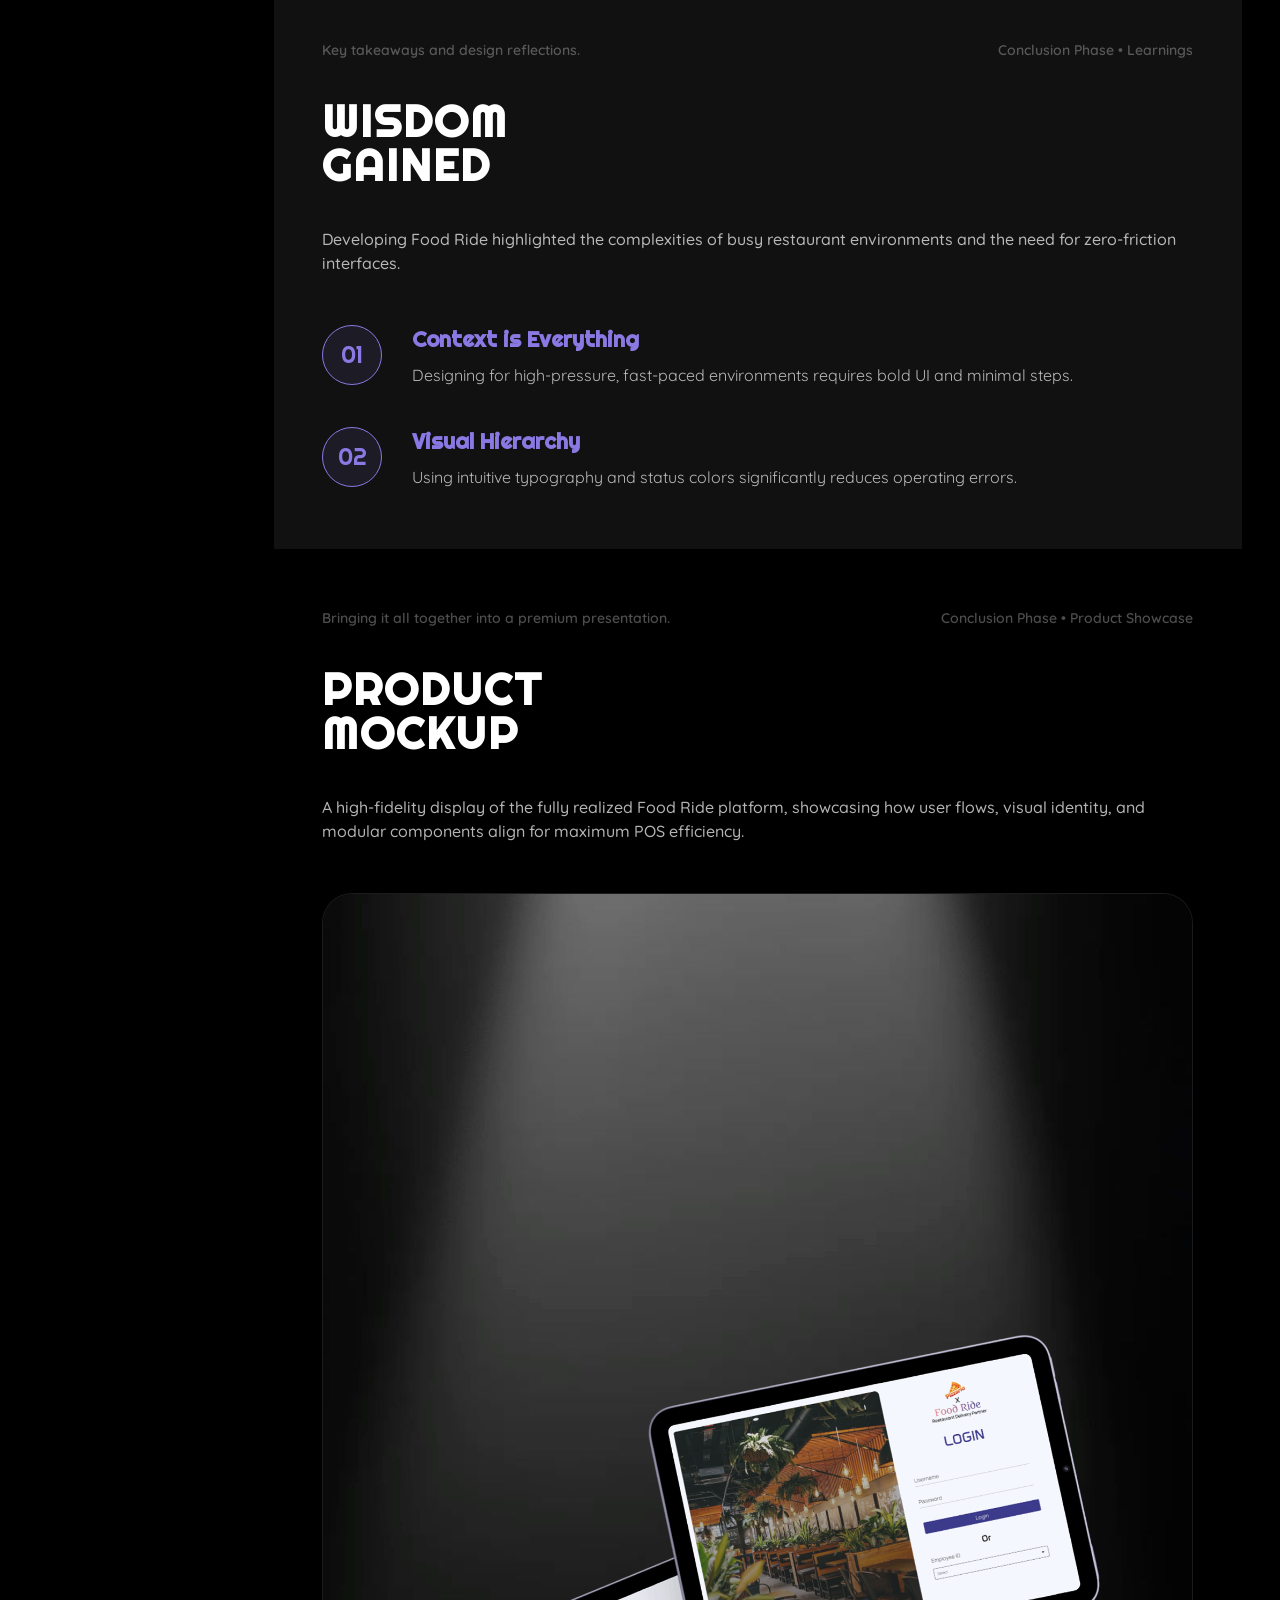
<file: foodride.html>
<!DOCTYPE html>
<html lang="en">
<head>
    <meta charset="UTF-8">
    <meta name="viewport" content="width=device-width, initial-scale=1.0">
    <title>Food Ride Showcase | Komal Kriti - UI/UX Designer</title>
    <link rel="icon" type="image/png" href="images/Favicon.png">
    
    <!-- Primary Meta Tags -->
    <meta name="title" content="Food Ride Showcase | Komal Kriti - UI/UX Designer">
    <meta name="description" content="Streamlining restaurant order management with Food Ride, a POS system design by Komal Kriti.">

    <!-- Open Graph / Facebook -->
    <meta property="og:type" content="website">
    <meta property="og:url" content="https://komalkriti.github.io/foodride.html">
    <meta property="og:title" content="Food Ride Showcase | Komal Kriti - UI/UX Designer">
    <meta property="og:description" content="Streamlining restaurant order management with Food Ride, a POS system design by Komal Kriti.">
    <meta property="og:image" content="images/Link%20_Banner.png">

    <!-- Twitter -->
    <meta property="twitter:card" content="summary_large_image">
    <meta property="twitter:url" content="https://komalkriti.github.io/foodride.html">
    <meta property="twitter:title" content="Food Ride Showcase | Komal Kriti - UI/UX Designer">
    <meta property="twitter:description" content="Streamlining restaurant order management with Food Ride, a POS system design by Komal Kriti.">
    <meta property="twitter:image" content="images/Link%20_Banner.png">

    <link rel="stylesheet" href="style.css">
    <link rel="preconnect" href="https://fonts.googleapis.com">
    <link rel="preconnect" href="https://fonts.gstatic.com" crossorigin>
    <link href="https://fonts.googleapis.com/css2?family=Quicksand:ital,wght@0,400;0,600;1,400&family=Righteous&family=Roboto+Condensed:wght@500&family=Rock+Salt&display=swap" rel="stylesheet">
    <style>
        .purple-text { color: #8A79E2 !important; }
        .section-heading { color: #fff !important; }
        .problem-title { color: #fff !important; }
        .brief-tag { 
            border-color: rgba(138, 121, 226, 0.4) !important; 
            color: #8A79E2 !important; 
        }
        .showcase-page p, .showcase-page li, .problem-subtitle, .problem-top-meta span {
            font-family: 'Quicksand', sans-serif !important;
        }
        .showcase-page h1, .showcase-page h2, .showcase-page h3, .showcase-page h4 {
            font-family: 'Righteous', sans-serif !important;
        }
        .clean-list li::before {
            content: none !important;
        }
        .dot {
            background: rgba(138, 121, 226, 0.2) !important;
        }
        .dot.active {
            background: #8A79E2 !important;
        }
        .slider-nav {
            color: #8A79E2 !important;
        }
        .slider-nav:hover {
            background: #8A79E2 !important;
            color: #fff !important;
        }
        .view-all-btn { 
            background: transparent !important; 
            border: 1px solid #8A79E2 !important; 
            color: #8A79E2 !important; 
            font-weight: 700 !important;
            font-family: 'Righteous', sans-serif !important;
        }
        .view-all-btn:hover, .view-all-btn:active { 
            background: #8A79E2 !important; 
            color: #1a1a1a !important; 
        }
        .view-all-btn.secondary {
            background: rgba(138, 121, 226, 0.1) !important;
            border-color: rgba(138, 121, 226, 0.3) !important;
        }
        .view-all-btn.secondary:hover {
            background: #8A79E2 !important;
            color: #1a1a1a !important;
        }
    </style>
</head>
<body>
    <header class="header">
        <div class="logo">Kokomelon.</div>
        <button class="hamburger" aria-label="Toggle menu">
            <span class="bar"></span>
            <span class="bar"></span>
            <span class="bar"></span>
        </button>
        <nav class="nav">
            <a href="index.html#home" class="nav-item">Home</a>
            <a href="about.html" class="nav-item">About</a>
            <a href="projects.html" class="nav-item">Projects</a>
            <a href="#connect" class="nav-item">Connect</a>
        </nav>
    </header>

    <main class="showcase-page">
        <!-- Hero Section -->
        <section class="showcase-hero">
            <div class="showcase-container">
                <div class="hero-flex">
                    <div class="hero-text-content">
                        <h1 class="showcase-title">Food Ride</h1>
                        <p class="showcase-subtitle">Streamlining Restaurant Order Management</p>
                    </div>

                    <div class="hero-mockup">
                        <img src="images/Web project 2.png" alt="Food Ride Showcase" class="main-mockup">
                    </div>
                </div>
            </div>
        </section>

        <!-- Project Details Section -->
        <section class="project-details centered">
            <div class="showcase-container">
                <div class="details-grid">
                    <div class="detail-item">
                        <h3 class="purple-text">Role</h3>
                        <p>UI/UX Project</p>
                    </div>
                    <div class="detail-item">
                        <h3 class="purple-text">Duration</h3>
                        <p>4 Weeks</p>
                    </div>
                    <div class="detail-item">
                        <h3 class="purple-text">Deliverables</h3>
                        <p>10+ Screens</p>
                    </div>

                </div>
            </div>
        </section>

        <div class="showcase-content-wrapper">
            <!-- Sticky Sidebar -->
            <aside class="showcase-sidebar">
                <nav class="side-nav">
                    <a href="#overview" class="side-nav-item active">Overview</a>
                    <a href="#context" class="side-nav-item">Context & Backstory</a>
                    <a href="#problem" class="side-nav-item">Breaking point</a>
                    <a href="#research" class="side-nav-item">Finding answers</a>
                    <a href="#ia" class="side-nav-item">Seeing what works</a>
                    <a href="#wireframes" class="side-nav-item">Solution wireframing</a>
                    <a href="#designs" class="side-nav-item">Jump to designs</a>
                    <a href="#results" class="side-nav-item">What we achieved</a>
                    <a href="#wisdom" class="side-nav-item">Wisdom gained</a>
                </nav>
            </aside>

            <!-- Main Content Area -->
            <div class="showcase-main-content">
                <!-- Overview Section -->
                <section class="showcase-section centered" id="overview">
                    <div class="showcase-container">
                        <h2 class="section-heading">Overview</h2>
                        <div class="brief-tags centered">
                            <span class="brief-tag">User research</span>
                            <span class="brief-tag">IA</span>
                            <span class="brief-tag">UI/UX Design</span>
                            <span class="brief-tag">Prototyping</span>
                        </div>
                        <div class="section-text centered-text">
                            <p>Food Ride is a streamlined web application/ POS system designed to help restaurant staff manage online orders with clarity and ease. It unifies new, active, and completed orders into one intuitive dashboard, reducing confusion and speeding up workflow. With real-time updates, POS syncing, and simple controls, Food Ride enhances efficiency during busy shifts and supports smoother kitchen-to-delivery operations.</p>
                        </div>
                        
                        <div class="software-used" style="margin-top: 50px; text-align: center;">
                            <p style="color: rgba(255,255,255,0.5); font-size: 14px; letter-spacing: 2px; margin-bottom: 20px;">SOFTWARE USED:</p>
                            <div style="display: flex; align-items: center; justify-content: center; gap: 15px;">
                                <svg width="28" height="42" viewBox="0 0 38 57" xmlns="http://www.w3.org/2000/svg">
                                    <path d="M19 28.5a9.5 9.5 0 1 1 19 0 9.5 9.5 0 0 1-19 0z" fill="#1ABCFE"/>
                                    <path d="M0 47.5a9.5 9.5 0 0 1 9.5-9.5H19v9.5a9.5 9.5 0 1 1-19 0z" fill="#0ACF83"/>
                                    <path d="M19 0v19h9.5a9.5 9.5 0 1 0 0-19H19z" fill="#FF7262"/>
                                    <path d="M0 9.5a9.5 9.5 0 0 0 9.5 9.5H19V0H9.5A9.5 9.5 0 0 0 0 9.5z" fill="#F24E1E"/>
                                    <path d="M0 28.5a9.5 9.5 0 0 0 9.5 9.5H19v-19H9.5a9.5 9.5 0 0 0-9.5 9.5z" fill="#A259FF"/>
                                </svg>
                                <span style="color: #fff; font-size: 28px; font-weight: 700;">Figma</span>
                            </div>
                        </div>
                    </div>
                </section>
                
                <!-- Context Section -->
                <section class="showcase-section" id="context">
                    <div class="showcase-container">
                        <h2 class="section-heading purple-text">Context & Backstory</h2>
                        <div style="display: flex; flex-wrap: wrap; gap: 60px; align-items: center; margin-top: 40px;">
                            <div style="flex: 1 1 400px;" class="section-text">
                                <p>The surge in online food delivery has created a fast-paced ecosystem for restaurants, making them heavily reliant on digital platforms to manage incoming orders, kitchen workflows, and delivery partners.</p>
                                <br>
                                <p>When backend systems are fragmented or poorly designed, staff face high stress and operational errors. This case study focuses on designing a unified, efficient POS workflow to resolve these pain points and streamline everyday kitchen-to-delivery operations.</p>
                            </div>
                            <div style="flex: 1 1 400px;">
                                <img src="images/Project2 Web_ Context Deliveryboy.png" alt="Food Delivery Context" style="width: 100%; border-radius: 30px; box-shadow: 0 20px 40px rgba(0,0,0,0.3);">
                            </div>
                        </div>
                    </div>
                </section>
                <!-- Problem Section -->
                <section class="showcase-section gray-bg" id="problem">
                    <div class="showcase-container">
                        <div class="problem-top-meta">
                            <span class="meta-left">Staff swap between multiple devices (phone, tablet, POS.)</span>
                            <span class="meta-right">Missing notifications or slow updates cause frustration..</span>
                        </div>

                        <div class="problem-main-header">
                            <h2 class="problem-title purple-text">Problem<br>Definition</h2>
                            <div class="problem-header-right">
                                <p class="problem-subtitle">Food delivery has become core to restaurant operations, yet staff often juggle multiple platforms, inconsistent notifications, and complicated POS integrations. These inefficiencies cause delays, miscommunication, and order errors — directly affecting customer satisfaction.</p>
                            </div>
                        </div>

                        <div class="problem-grid">
                            <div class="problem-card">
                                <div class="card-infographic">
                                    <svg width="24" height="24" viewBox="0 0 24 24" fill="#8A79E2" xmlns="http://www.w3.org/2000/svg"><path d="M5 4l15 8-15 8z"></path></svg>
                                </div>
                                <h3>System Performance</h3>
                                <p>Server issues degrade operational efficiency.</p>
                            </div>
                            <div class="problem-card">
                                <div class="card-infographic">
                                    <svg width="24" height="24" viewBox="0 0 24 24" fill="#8A79E2" xmlns="http://www.w3.org/2000/svg"><path d="M5 4l15 8-15 8z"></path></svg>
                                </div>
                                <h3>Interface Overload</h3>
                                <p>Complex UI increases user error likelihood.</p>
                            </div>
                            <div class="problem-card">
                                <div class="card-infographic">
                                    <svg width="24" height="24" viewBox="0 0 24 24" fill="#8A79E2" xmlns="http://www.w3.org/2000/svg"><path d="M5 4l15 8-15 8z"></path></svg>
                                </div>
                                <h3>Communication Gaps</h3>
                                <p>Poor coordination causes operational inefficiencies.</p>
                            </div>
                            <div class="problem-card">
                                <div class="card-infographic">
                                    <svg width="24" height="24" viewBox="0 0 24 24" fill="#8A79E2" xmlns="http://www.w3.org/2000/svg"><path d="M5 4l15 8-15 8z"></path></svg>
                                </div>
                                <h3>Duplicate Identifiers</h3>
                                <p>Conflicting codes create operational confusion.</p>
                            </div>
                        </div>
                    </div>
                </section>
                <!-- Research Section -->
                <section class="showcase-section" id="research">
                    <div class="showcase-container">
                        <div class="problem-top-meta">
                            <span class="meta-left">Research insights were gathered through in-person visits, workflow mapping, and staff interactions.</span>
                            <span class="meta-right">Discovery Phase • Field Research</span>
                        </div>

                        <div class="problem-main-header">
                            <h2 class="problem-title purple-text">User<br>Research</h2>
                        </div>

                        <div style="display: grid; grid-template-columns: repeat(auto-fit, minmax(300px, 1fr)); gap: 30px; margin-top: 40px;">
                            <div class="glass-card" style="padding: 40px; background: rgba(138, 121, 226, 0.05); border: 1px solid rgba(138, 121, 226, 0.2); border-radius: 30px;">
                                <p style="font-size: 16px; line-height: 1.8; color: rgba(255,255,255,0.8);">As part of my user research, I visited <strong style="color: #8A79E2;">three different restaurants</strong> and <strong style="color: #8A79E2;">conducted interviews</strong> with staff members who manage online food delivery operations.<br><br>These <strong style="color: #8A79E2;">real-world insights</strong> helped me map their workflow accurately and informed the key design decisions for improving the restaurant-side experience.</p>
                            </div>
                            
                            <div class="glass-card" style="padding: 40px; background: rgba(138, 121, 226, 0.05); border: 1px solid rgba(138, 121, 226, 0.2); border-radius: 30px;">
                                <h3 style="color: #8A79E2; margin-bottom: 25px; font-size: 20px;">Restaurants</h3>
                                <div style="display: flex; gap: 20px; align-items: center; justify-content: flex-start; flex-wrap: wrap;">
                                    <div style="text-align: center;">
                                        <img src="images/Project2 Web_The Pizza Bakery Logo.png" alt="The Pizza Bakery" style="width: 80px; height: 80px; object-fit: contain; margin-bottom: 10px;">
                                        <br><span style="font-size: 12px; color: rgba(255,255,255,0.7);">The Pizza Bakery</span>
                                    </div>
                                    <div style="text-align: center;">
                                        <img src="images/Project2 Web_Go Pizzalogo.png" alt="GOPIZZA" style="width: 80px; height: 80px; object-fit: contain; margin-bottom: 10px;">
                                        <br><span style="font-size: 12px; color: rgba(255,255,255,0.7);">GOPIZZA</span>
                                    </div>
                                    <div style="text-align: center;">
                                        <img src="images/Project2 Web_TrufflesLogo.png" alt="Truffles" style="width: 80px; height: 80px; object-fit: contain; margin-bottom: 10px;">
                                        <br><span style="font-size: 12px; color: rgba(255,255,255,0.7);">Truffles</span>
                                    </div>
                                </div>
                            </div>
                        </div>

                        <div class="insights-box" style="background: rgba(255,255,255,0.02); border-radius: 30px; border: 1px solid rgba(255,255,255,0.05); margin-top: 60px; padding: 40px;">
                            <h3 style="font-size: 24px; margin-bottom: 30px; color: #8A79E2;">User Research - Summary</h3>
                            <ul class="clean-list" style="color: rgba(255,255,255,0.8); line-height: 1.8;">
                                <li style="margin-bottom: 20px;"><strong style="color: #fff;">System Integration Dependency:</strong> All interviewed restaurants rely on integrated POS systems (UrbanPiper, POSist, proprietary systems) to manage multiple delivery platforms.</li>
                                <li style="margin-bottom: 20px;"><strong style="color: #fff;">Manual-Digital Hybrid Workflows:</strong> Despite automation, significant manual intervention remains necessary for status updates and coordination.</li>
                                <li><strong style="color: #fff;">Multi-Platform Management Challenges:</strong> Staff regularly manage 4-6 different interfaces simultaneously.</li>
                            </ul>
                        </div>

                        <div class="pain-points-section" style="margin-top: 60px;">
                            <h3 class="col-heading" style="font-size: 20px; margin-bottom: 30px; color: #FF9E9E; text-transform: uppercase; letter-spacing: 1px;">User Research - Pain Points</h3>
                            <div style="display: flex; flex-direction: column; gap: 20px;">
                                <div class="glass-card" style="padding: 30px; background: #0A0A0E; border: 1px solid rgba(255, 255, 255, 0.05); border-radius: 20px;">
                                    <h4 style="color: #FF9E9E; font-size: 18px; margin-bottom: 8px;">1. System Performance Issues</h4>
                                    <p style="color: rgba(255, 255, 255, 0.6); font-size: 15px;">Server lag and crashes during peak hours affect 100% of interviewed locations.</p>
                                </div>
                                <div class="glass-card" style="padding: 30px; background: #0A0A0E; border: 1px solid rgba(255, 255, 255, 0.05); border-radius: 20px;">
                                    <h4 style="color: #FF9E9E; font-size: 18px; margin-bottom: 8px;">2. Interface Overload</h4>
                                    <p style="color: rgba(255, 255, 255, 0.6); font-size: 15px;">Multiple tab/window management creates cognitive burden and error risk.</p>
                                </div>
                                <div class="glass-card" style="padding: 30px; background: #0A0A0E; border: 1px solid rgba(255, 255, 255, 0.05); border-radius: 20px;">
                                    <h4 style="color: #FF9E9E; font-size: 18px; margin-bottom: 8px;">3. Limited Access Controls</h4>
                                    <p style="color: rgba(255, 255, 255, 0.6); font-size: 15px;">Staff often lack access to inventory and advanced features, requiring manager escalation.</p>
                                </div>
                                <div class="glass-card" style="padding: 30px; background: #0A0A0E; border: 1px solid rgba(255, 255, 255, 0.05); border-radius: 20px;">
                                    <h4 style="color: #FF9E9E; font-size: 18px; margin-bottom: 8px;">4. Duplicate Identifier Issues</h4>
                                    <p style="color: rgba(255, 255, 255, 0.6); font-size: 15px;">Same delivery codes causing operational confusion.</p>
                                </div>
                            </div>
                        </div>

                        <div class="market-research-section" style="margin-top: 100px;">
                            <div class="problem-main-header">
                                <h2 class="problem-title purple-text">Market<br>Research</h2>
                                <div class="problem-header-right">
                                    <p class="problem-subtitle">Behind every seamless delivery app, restaurant teams juggle multiple complex backend tools to manage orders and kitchen coordination. Understanding these key users and their systems is crucial to identifying operational gaps and improving overall workflow efficiency.</p>
                                </div>
                            </div>

                            <div class="glass-card" style="padding: 40px; background: rgba(138, 121, 226, 0.05); border: 1px solid rgba(138, 121, 226, 0.2); border-radius: 30px;">
                                <h3 style="color: #8A79E2; margin-bottom: 25px; font-size: 20px;">Types of Users Involved</h3>
                                <ul class="clean-list" style="color: rgba(255,255,255,0.7); line-height: 1.8; font-size: 15px;">
                                    <li style="margin-bottom: 20px;"><span style="color: #FF9E9E; margin-right: 8px;">→</span> <strong style="color: #8A79E2;">Restaurant Order Coordinators</strong> - Manage incoming online orders, verify items, and track order statuses.</li>
                                    <li style="margin-bottom: 20px;"><span style="color: #FF9E9E; margin-right: 8px;">→</span> <strong style="color: #8A79E2;">Restaurant Supervisors / Managers</strong> - Oversee daily operations, resolve delays, and ensure smooth kitchen-to-delivery flow.</li>
                                    <li style="margin-bottom: 20px;"><span style="color: #FF9E9E; margin-right: 8px;">→</span> <strong style="color: #8A79E2;">Kitchen Staff</strong> - Prepare and pack orders efficiently based on real-time updates.</li>
                                    <li style="margin-bottom: 20px;"><span style="color: #FF9E9E; margin-right: 8px;">→</span> <strong style="color: #8A79E2;">Delivery Partners</strong> - Collect orders, confirm pickup codes, and communicate with staff.</li>
                                    <li style="margin-bottom: 20px;"><span style="color: #FF9E9E; margin-right: 8px;">→</span> <strong style="color: #8A79E2;">Platform Operations Admins</strong> - Handle POS syncing, system updates, and technical troubleshooting.</li>
                                </ul>
                            </div>

                            <!-- Different Platforms Section -->
                            <div class="platforms-section" style="margin-top: 80px; text-align: center;">
                                <h3 style="color: #fff; font-size: 20px; margin-bottom: 40px;">Different Platforms Used for Food Delivery Service</h3>
                                <div style="display: flex; justify-content: center; flex-wrap: wrap; gap: 30px;">
                                    <div style="flex: 1 1 150px; text-align: center;">
                                        <svg width="28" height="28" viewBox="0 0 24 24" fill="none" stroke="#8A79E2" stroke-width="2" stroke-linecap="round" stroke-linejoin="round" style="margin-bottom: 15px;"><path d="M9 11l3 3L22 4"></path><path d="M21 12v7a2 2 0 0 1-2 2H5a2 2 0 0 1-2-2V5a2 2 0 0 1 2-2h11"></path></svg>
                                        <p style="color: rgba(255, 255, 255, 0.85); font-size: 14px; font-weight: bold; line-height: 1.4;">Aggregator-Based<br>Platforms</p>
                                    </div>
                                    <div style="flex: 1 1 150px; text-align: center;">
                                        <svg width="28" height="28" viewBox="0 0 24 24" fill="none" stroke="#8A79E2" stroke-width="2" stroke-linecap="round" stroke-linejoin="round" style="margin-bottom: 15px;"><path d="M9 11l3 3L22 4"></path><path d="M21 12v7a2 2 0 0 1-2 2H5a2 2 0 0 1-2-2V5a2 2 0 0 1 2-2h11"></path></svg>
                                        <p style="color: rgba(255, 255, 255, 0.85); font-size: 14px; font-weight: bold; line-height: 1.4;">Restaurant-Owned<br>Platforms</p>
                                    </div>
                                    <div style="flex: 1 1 150px; text-align: center;">
                                        <svg width="28" height="28" viewBox="0 0 24 24" fill="none" stroke="#8A79E2" stroke-width="2" stroke-linecap="round" stroke-linejoin="round" style="margin-bottom: 15px;"><path d="M9 11l3 3L22 4"></path><path d="M21 12v7a2 2 0 0 1-2 2H5a2 2 0 0 1-2-2V5a2 2 0 0 1 2-2h11"></path></svg>
                                        <p style="color: rgba(255, 255, 255, 0.85); font-size: 14px; font-weight: bold; line-height: 1.4;">White-Label<br>Solutions</p>
                                    </div>
                                    <div style="flex: 1 1 150px; text-align: center;">
                                        <svg width="28" height="28" viewBox="0 0 24 24" fill="none" stroke="#8A79E2" stroke-width="2" stroke-linecap="round" stroke-linejoin="round" style="margin-bottom: 15px;"><path d="M9 11l3 3L22 4"></path><path d="M21 12v7a2 2 0 0 1-2 2H5a2 2 0 0 1-2-2V5a2 2 0 0 1 2-2h11"></path></svg>
                                        <p style="color: rgba(255, 255, 255, 0.85); font-size: 14px; font-weight: bold; line-height: 1.4;">Cloud Kitchen & Virtual<br>Restaurant Platforms</p>
                                    </div>
                                    <div style="flex: 1 1 150px; text-align: center;">
                                        <svg width="28" height="28" viewBox="0 0 24 24" fill="none" stroke="#8A79E2" stroke-width="2" stroke-linecap="round" stroke-linejoin="round" style="margin-bottom: 15px;"><path d="M9 11l3 3L22 4"></path><path d="M21 12v7a2 2 0 0 1-2 2H5a2 2 0 0 1-2-2V5a2 2 0 0 1 2-2h11"></path></svg>
                                        <p style="color: rgba(255, 255, 255, 0.85); font-size: 14px; font-weight: bold; line-height: 1.4;">Supporting & Integrated<br>Delivery Systems</p>
                                    </div>
                                </div>
                            </div>

                            <!-- POS Systems Section -->
                            <div class="pos-systems-section glass-card" style="margin-top: 60px; padding: 50px; border: 1px solid rgba(255, 255, 255, 0.05); border-radius: 30px; display: flex; flex-wrap: wrap; gap: 50px; background: #0A0A0E;">
                                <div class="pos-left" style="flex: 1 1 300px;">
                                    <h3 style="color: #8A79E2; font-size: 22px; margin-bottom: 25px; text-transform: uppercase;">Point of Sale (POS) Systems</h3>
                                    <p style="color: rgba(255,255,255,0.7); font-size: 16px; line-height: 1.8;">POS (Point of Sale) systems integrate with food delivery platforms through direct API connections, middleware, or third-party aggregators, allowing seamless transfer of online orders directly into the restaurant's workflow.</p>
                                </div>
                                <div class="pos-right" style="flex: 1.5 1 400px;">
                                    <h3 style="color: #8A79E2; font-size: 20px; margin-bottom: 30px; text-transform: uppercase;">How POS Integration Works?</h3>
                                    <div style="display: grid; grid-template-columns: repeat(auto-fit, minmax(220px, 1fr)); gap: 20px;">
                                        <div style="background: rgba(255, 255, 255, 0.03); padding: 25px; border-radius: 20px;">
                                            <div style="color: #8A79E2; font-size: 24px; font-weight: bold; margin-bottom: 15px;">01</div>
                                            <p style="color: rgba(255,255,255,0.7); font-size: 14px; line-height: 1.6;">All online orders from multiple delivery platforms are <strong style="color: #fff;">funneled into the POS system automatically</strong>, appearing on the same dashboard as dine-in or takeaway orders.</p>
                                        </div>
                                        <div style="background: rgba(255, 255, 255, 0.03); padding: 25px; border-radius: 20px;">
                                            <div style="color: #8A79E2; font-size: 24px; font-weight: bold; margin-bottom: 15px;">02</div>
                                            <p style="color: rgba(255,255,255,0.7); font-size: 14px; line-height: 1.6;">The <strong style="color: #fff;">POS syncs menu details</strong> (items, prices, availability) in real time with delivery platforms, so updates can be managed centrally.</p>
                                        </div>
                                        <div style="background: rgba(255, 255, 255, 0.03); padding: 25px; border-radius: 20px;">
                                            <div style="color: #8A79E2; font-size: 24px; font-weight: bold; margin-bottom: 15px;">03</div>
                                            <p style="color: rgba(255,255,255,0.7); font-size: 14px; line-height: 1.6;">Integrated <strong style="color: #fff;">POS updates inventory and sales data</strong> the moment an order is accepted, providing unified analytics and reducing stockouts.</p>
                                        </div>
                                        <div style="background: rgba(255, 255, 255, 0.03); padding: 25px; border-radius: 20px;">
                                            <div style="color: #8A79E2; font-size: 24px; font-weight: bold; margin-bottom: 15px;">04</div>
                                            <p style="color: rgba(255,255,255,0.7); font-size: 14px; line-height: 1.6;"><strong style="color: #fff;">Kitchen tickets are generated instantly</strong> for orders, minimizing lag and ensuring efficient kitchen workflow.</p>
                                        </div>
                                    </div>
                            </div>
                        </div>
                        </div>

                        <!-- User Personas Section -->
                        <div class="user-personas-section" style="margin-top: 100px;">
                            <div class="problem-top-meta">
                                <span class="meta-left">Structuring insights into personas and journey maps.</span>
                                <span class="meta-right">Define Phase • User Personas</span>
                            </div>
                            
                            <div class="problem-main-header">
                                <h2 class="problem-title purple-text">User<br>Persona</h2>
                                <div class="problem-header-right">
                                    <p class="problem-subtitle">During the Define phase, I structured insights into personas and journey maps to clearly define user needs, motivations, and core problems.</p>
                                </div>
                            </div>
                            <div style="display: grid; grid-template-columns: repeat(auto-fit, minmax(400px, 1fr)); gap: 40px; align-items: start;">
                                <img src="images/Project2 Web_User Persona 1.png" alt="User Persona - Restaurant Manager" style="width: 100%; border-radius: 30px; box-shadow: 0 20px 40px rgba(0,0,0,0.3);">
                                <img src="images/Project2 Web_User persona -2 Priya Horizontal.png" alt="User Persona - Order Coordinator" style="width: 100%; border-radius: 30px; box-shadow: 0 20px 40px rgba(0,0,0,0.3);">
                            </div>
                        </div>

                        <!-- User Journey Section -->
                        <div class="user-journey-section" style="margin-top: 100px;">
                            <div class="problem-top-meta">
                                <span class="meta-left">Mapping the user's emotional and functional path.</span>
                                <span class="meta-right">Define Phase • User Journey Map</span>
                            </div>
                            
                            <div class="problem-main-header">
                                <h2 class="problem-title purple-text">User<br>Journey Map</h2>
                                <div class="problem-header-right">
                                    <p class="problem-subtitle">I mapped out the journey of our primary persona to identify critical pain points and opportunities for improvement throughout their food delivery operations.</p>
                                </div>
                            </div>
                            
                            <div class="glass-card" style="padding: 40px; background: rgba(138, 121, 226, 0.05); border: 1px solid rgba(138, 121, 226, 0.2); border-radius: 30px; margin-bottom: 40px;">
                                <h3 style="color: #8A79E2; margin-bottom: 15px; font-size: 20px;">Scenario</h3>
                                <p style="color: rgba(255,255,255,0.8); line-height: 1.8; font-size: 16px;">Priya is a full-time restaurant operator who manages the constant flow of online food delivery orders throughout the day. Her role requires juggling multiple delivery apps, coordinating with the kitchen, and updating order statuses while keeping the workflow running smoothly. Switching between different systems and handling peak-hour rush often leaves her feeling pressured and exhausted. She needs a unified, reliable backend solution that helps her manage orders efficiently, reduces confusion, and supports her in delivering a smooth experience from kitchen to doorstep.</p>
                            </div>

                            <img src="images/Project2 Web_user journey.png" alt="User Journey Map" style="width: 100%; border-radius: 30px; box-shadow: 0 20px 40px rgba(0,0,0,0.3);">
                        </div>
                    </div>
                </section>
                <section class="showcase-section gray-bg" id="ia">
                    <div class="showcase-container">
                        <div class="problem-top-meta">
                            <span class="meta-left">Organizing the backend structure and order flow.</span>
                            <span class="meta-right">Define Phase • Information Architecture</span>
                        </div>

                        <div class="problem-main-header">
                            <h2 class="problem-title purple-text">Information<br>Architecture</h2>
                            <div class="problem-header-right">
                                <p class="problem-subtitle">Structuring the platform's ecosystem to ensure seamless navigation for restaurant staff, order coordinators, and kitchen operators. This architecture balances complex data management with simple, intuitive interactions.</p>
                            </div>
                        </div>

                        <!-- Sitemap Subsection -->
                        <div class="ia-subsection" style="margin-top: 60px;">
                            <h3 class="col-heading" style="font-size: 24px; margin-bottom: 30px; color: #FF9E9E; text-transform: uppercase; letter-spacing: 1px;">Sitemap</h3>
                            <div class="sitemap-gallery" style="display: flex; flex-direction: column; gap: 40px;">
                                <img src="images/Project2 Web_Food Ride IA.png" alt="Food Ride Sitemap" style="width: 100%; border-radius: 30px; box-shadow: 0 20px 40px rgba(0,0,0,0.3);">
                            </div>
                        </div>

                        <!-- User Flows Subsection -->
                        <div class="ia-subsection" style="margin-top: 80px;">
                            <h3 class="col-heading" style="font-size: 24px; margin-bottom: 30px; color: #FF9E9E; text-transform: uppercase; letter-spacing: 1px;">User Flows</h3>
                            <div style="display: flex; flex-direction: column; gap: 40px;">
                                <div>
                                    <h4 style="color: #8A79E2; font-size: 20px; margin-bottom: 15px; font-family: 'Righteous', sans-serif;">User Flow 1: New Order to Delivery</h4>
                                    <img src="images/Project2 Web_ Userflow 1.png" alt="Food Ride User Flow 1" style="width: 100%; border-radius: 30px; box-shadow: 0 20px 40px rgba(0,0,0,0.3);">
                                </div>
                                <div>
                                    <h4 style="color: #8A79E2; font-size: 20px; margin-bottom: 15px; font-family: 'Righteous', sans-serif;">User Flow 2: Change Menu / Store Settings</h4>
                                    <img src="images/Project2 Web_user flow 2.png" alt="Food Ride User Flow 2" style="width: 100%; border-radius: 30px; box-shadow: 0 20px 40px rgba(0,0,0,0.3);">
                                </div>
                            </div>
                        </div>
                    </div>
                </section>
                <section class="showcase-section" id="wireframes">
                    <div class="showcase-container">
                        <div class="problem-top-meta">
                            <span class="meta-left">Translating structure into visual layouts.</span>
                            <span class="meta-right">Ideate Phase • Wireframes</span>
                        </div>
                        <div class="problem-main-header">
                            <h2 class="problem-title purple-text">Solution<br>wireframing</h2>
                            <div class="problem-header-right">
                                <p class="problem-subtitle">These wireframes establish the core layout and information hierarchy for optimal POS efficiency and kitchen workflows.</p>
                            </div>
                        </div>
                        <div class="persona-slider-wrapper" style="margin-top: 60px;">
                            <button class="slider-nav prev" id="wireframe-prev">
                                <svg width="24" height="24" viewBox="0 0 24 24" fill="none" stroke="currentColor" stroke-width="2" stroke-linecap="round" stroke-linejoin="round"><polyline points="15 18 9 12 15 6"></polyline></svg>
                            </button>
                            
                            <div class="personas-slider" id="wireframe-slider">
                                <div class="persona-item">
                                    <img src="images/Project2 Web_LoginPage wireframe 1.png" alt="Login Page Wireframe 1" class="persona-img glass-card" style="width:100%;">
                                </div>
                                <div class="persona-item">
                                    <img src="images/Project2 Web_Dashboard wireframe 2.png" alt="Dashboard Wireframe 2" class="persona-img glass-card" style="width:100%;">
                                </div>
                                <div class="persona-item">
                                    <img src="images/Project2 Web_Order - New wireframe 3.png" alt="Order - New Wireframe 3" class="persona-img glass-card" style="width:100%;">
                                </div>
                                <div class="persona-item">
                                    <img src="images/Project2 Web_Order - Completed Wireframe 4.png" alt="Order - Completed Wireframe 4" class="persona-img glass-card" style="width:100%;">
                                </div>
                                <div class="persona-item">
                                    <img src="images/Project2 Web_Order - Active wireframe 5.png" alt="Order - Active Wireframe 5" class="persona-img glass-card" style="width:100%;">
                                </div>
                                <div class="persona-item">
                                    <img src="images/Project2 Web_Order - Completed with details {top} 6.png" alt="Order - Completed with details 6" class="persona-img glass-card" style="width:100%;">
                                </div>
                                <div class="persona-item">
                                    <img src="images/Project2 Web_online Items settings overlay wireframe 7.png" alt="Online Items Settings Overlay Wireframe 7" class="persona-img glass-card" style="width:100%;">
                                </div>
                                <div class="persona-item">
                                    <img src="images/Project2 Web_online store settings 0verlay wireframe 8.png" alt="Online Store Settings Overlay Wireframe 8" class="persona-img glass-card" style="width:100%;">
                                </div>
                            </div>

                            <button class="slider-nav next" id="wireframe-next">
                                <svg width="24" height="24" viewBox="0 0 24 24" fill="none" stroke="currentColor" stroke-width="2" stroke-linecap="round" stroke-linejoin="round"><polyline points="9 18 15 12 9 6"></polyline></svg>
                            </button>
                        </div>
                        
                        <div class="slider-dots" id="wireframe-dots">
                            <span class="dot active" data-index="0"></span>
                            <span class="dot" data-index="1"></span>
                            <span class="dot" data-index="2"></span>
                            <span class="dot" data-index="3"></span>
                            <span class="dot" data-index="4"></span>
                            <span class="dot" data-index="5"></span>
                            <span class="dot" data-index="6"></span>
                            <span class="dot" data-index="7"></span>
                        </div>

                        <div class="button-container" style="margin-top: 50px; display: flex; justify-content: center;">
                            <a href="https://www.figma.com/design/aBR042S0q3BVX5fSPGx4rR/Project-Food-Ride-Case-study?node-id=2-4&t=D80ikzEUwsk61iLt-1" target="_blank" class="view-all-btn">View All Wireframes</a>
                        </div>

                        <!-- Visual Identity Subsection -->
                        <div class="showcase-subsection" style="margin-top: 100px;">
                            <div class="problem-top-meta">
                                <span class="meta-left">Defining the visual language and brand essence.</span>
                                <span class="meta-right">Design Phase • Style Guide</span>
                            </div>
                            <div class="problem-main-header">
                                <h2 class="problem-title purple-text">Visual<br>Identity</h2>
                                <p class="problem-subtitle">Establishing a modern, clean, and vibrant visual language. The palette uses deep purples and high-contrast accents to ensure excellent readability and visual focus for busy restaurant staff, paired with premium typography.</p>
                            </div>
                            <div class="ia-subsection" style="margin-top: 60px; text-align: center;">
                                <img src="images/Project2 Web_Style n Typography (2).png" alt="Food Ride Visual Identity" class="persona-img glass-card" style="width: 100%; border-radius: 30px;">
                            </div>
                        </div>

                        <!-- Component Library Subsection -->
                        <div class="showcase-subsection" style="margin-top: 100px;">
                            <div class="problem-top-meta">
                                <span class="meta-left">Building a modular and scalable design system.</span>
                                <span class="meta-right">Design Phase • UI Kit</span>
                            </div>
                            <div class="problem-main-header">
                                <h2 class="problem-title purple-text">Component<br>Library</h2>
                                <p class="problem-subtitle">A scalable design system built to ensure consistency across all parts of the restaurant management system—from order status dashboards to online store settings. Every component is crafted for speed, efficiency, and clarity.</p>
                            </div>
                            <div class="ia-subsection" style="margin-top: 40px; text-align: center;">
                                <img src="images/Project2 web_Component Library.png" alt="Food Ride Component Library" class="persona-img glass-card" style="width: 100%; border-radius: 30px;">
                                <div class="button-container" style="margin-top: 50px; display: flex; justify-content: center;">
                                    <a href="https://www.figma.com/design/aBR042S0q3BVX5fSPGx4rR/Project-Food-Ride-Case-study?node-id=251-6&t=D80ikzEUwsk61iLt-1" target="_blank" class="view-all-btn">View Library</a>
                                </div>
                            </div>
                        </div>
                    </div>
                </section>

                <section class="showcase-section gray-bg" id="designs">
                    <div class="showcase-container">
                        <div class="problem-top-meta">
                            <span class="meta-left">Bringing the solution to life with high-fidelity visuals.</span>
                            <span class="meta-right">Design Phase • High Fidelity Mockups</span>
                        </div>
                        <div class="problem-main-header">
                            <h2 class="problem-title purple-text">Final<br>Designs</h2>
                            <div class="problem-header-right">
                                <p class="problem-subtitle">Transforming the structural foundation into a modern, intuitive restaurant management platform that streamlines daily kitchen and POS tasks.</p>
                            </div>
                        </div>
                        <div class="persona-slider-wrapper" style="margin-top: 60px;">
                            <button class="slider-nav prev" id="design-prev">
                                <svg width="24" height="24" viewBox="0 0 24 24" fill="none" stroke="currentColor" stroke-width="2" stroke-linecap="round" stroke-linejoin="round"><polyline points="15 18 9 12 15 6"></polyline></svg>
                            </button>
                            
                            <div class="personas-slider" id="design-slider">
                                <div class="persona-item">
                                    <img src="images/Project2 Web_LoginPage Hifi 1.png" alt="High Fidelity Designs 1" class="glass-card" style="width: 100%; height: auto; border-radius: 30px;" loading="lazy">
                                </div>
                                <div class="persona-item">
                                    <img src="images/Project2 Web_Dashboard hifi 2.png" alt="High Fidelity Designs 2" class="glass-card" style="width: 100%; height: auto; border-radius: 30px;" loading="lazy">
                                </div>
                                <div class="persona-item">
                                    <img src="images/Project2 Web_Order - New Hifi 3.png" alt="High Fidelity Designs 3" class="glass-card" style="width: 100%; height: auto; border-radius: 30px;" loading="lazy">
                                </div>
                                <div class="persona-item">
                                    <img src="images/Project2 Web_Order - New with details {Top} Hifi 4.png" alt="High Fidelity Designs 4" class="glass-card" style="width: 100%; height: auto; border-radius: 30px;" loading="lazy">
                                </div>
                                <div class="persona-item">
                                    <img src="images/Project2 Web_Order - Active hifi5.png" alt="High Fidelity Designs 5" class="glass-card" style="width: 100%; height: auto; border-radius: 30px;" loading="lazy">
                                </div>
                                <div class="persona-item">
                                    <img src="images/Project2 Web_Order - Completed with details {top} hifi 6.png" alt="High Fidelity Designs 6" class="glass-card" style="width: 100%; height: auto; border-radius: 30px;" loading="lazy">
                                </div>
                            </div>

                            <button class="slider-nav next" id="design-next">
                                <svg width="24" height="24" viewBox="0 0 24 24" fill="none" stroke="currentColor" stroke-width="2" stroke-linecap="round" stroke-linejoin="round"><polyline points="9 18 15 12 9 6"></polyline></svg>
                            </button>
                        </div>
                        
                        <div class="slider-dots" id="design-dots">
                            <span class="dot active" data-index="0"></span>
                            <span class="dot" data-index="1"></span>
                            <span class="dot" data-index="2"></span>
                            <span class="dot" data-index="3"></span>
                            <span class="dot" data-index="4"></span>
                            <span class="dot" data-index="5"></span>
                        </div>
                        <div class="button-group" style="margin-top: 60px; display: flex; justify-content: center; gap: 30px; flex-wrap: wrap;">
                            <a href="https://www.figma.com/design/aBR042S0q3BVX5fSPGx4rR/Project-Food-Ride-Case-study?node-id=2-5&t=D80ikzEUwsk61iLt-1" target="_blank" class="view-all-btn">View Screens</a>
                            <a href="https://www.figma.com/proto/aBR042S0q3BVX5fSPGx4rR/Project-Food-Ride-Case-study?node-id=168-3741&viewport=-141%2C781%2C0.16&t=ryhYC7yZGhgXMS21-1&scaling=scale-down&content-scaling=fixed&starting-point-node-id=168%3A3741&page-id=2%3A5" target="_blank" class="view-all-btn secondary">View Prototype</a>
                        </div>
                    </div>
                </section>

                <section class="showcase-section" id="results">
                    <div class="showcase-container">
                        <div class="problem-top-meta">
                            <span class="meta-left">Measuring success and project impact.</span>
                            <span class="meta-right">Conclusion Phase • Outcomes</span>
                        </div>
                        <div class="problem-main-header">
                            <h2 class="problem-title purple-text">What we<br>achieved</h2>
                            <div class="problem-header-right">
                                <p class="problem-subtitle">Food Ride successfully bridged the gap between manual management and streamlined backend digital operations, resulting in a significantly smoother and faster workflow.</p>
                            </div>
                        </div>
                        <div class="results-bento-grid" style="display: grid; grid-template-columns: repeat(auto-fit, minmax(300px, 1fr)); gap: 30px; margin-top: 60px;">
                            <div class="bento-item glass-card" style="padding: 40px; background: rgba(138, 121, 226, 0.05); border: 1px solid rgba(138, 121, 226, 0.2); border-radius: 30px;">
                                <h4 style="color: #8A79E2; font-size: 24px; margin-bottom: 15px;">Centralized Orders</h4>
                                <p style="color: rgba(255,255,255,0.7); line-height: 1.6;">Unified multiple order sources into a single, intuitive backend system.</p>
                            </div>
                            <div class="bento-item glass-card" style="padding: 40px; background: rgba(255, 255, 255, 0.02); border: 1px solid rgba(255, 255, 255, 0.05); border-radius: 30px;">
                                <h4 style="color: #8A79E2; font-size: 24px; margin-bottom: 15px;">Faster Prep Times</h4>
                                <p style="color: rgba(255,255,255,0.7); line-height: 1.6;">Clearer information display in the kitchen directly led to faster food preparation.</p>
                            </div>
                            <div class="bento-item glass-card" style="padding: 40px; background: rgba(255, 255, 255, 0.02); border: 1px solid rgba(255, 255, 255, 0.05); border-radius: 30px;">
                                <h4 style="color: #8A79E2; font-size: 24px; margin-bottom: 15px;">Seamless Tracking</h4>
                                <p style="color: rgba(255,255,255,0.7); line-height: 1.6;">Improved tracking and notification transparency for delivery staff and operators.</p>
                            </div>
                        </div>
                    </div>
                </section>

                <section class="showcase-section gray-bg" id="wisdom">
                    <div class="showcase-container">
                        <div class="problem-top-meta">
                            <span class="meta-left">Key takeaways and design reflections.</span>
                            <span class="meta-right">Conclusion Phase • Learnings</span>
                        </div>
                        <div class="problem-main-header">
                            <h2 class="problem-title purple-text">Wisdom<br>gained</h2>
                            <div class="problem-header-right">
                                <p class="problem-subtitle">Developing Food Ride highlighted the complexities of busy restaurant environments and the need for zero-friction interfaces.</p>
                            </div>
                        </div>
                        <div class="wisdom-list" style="margin-top: 50px; display: flex; flex-direction: column; gap: 40px;">
                            <div class="wisdom-item" style="display: flex; gap: 30px; align-items: flex-start;">
                                <div style="min-width: 60px; height: 60px; background: rgba(138, 121, 226, 0.1); border: 1px solid #8A79E2; border-radius: 50%; display: flex; align-items: center; justify-content: center; color: #8A79E2; font-size: 24px;">01</div>
                                <div>
                                    <h4 style="color: #8A79E2; font-size: 22px; margin-bottom: 10px;">Context is Everything</h4>
                                    <p style="color: rgba(255,255,255,0.7); line-height: 1.6;">Designing for high-pressure, fast-paced environments requires bold UI and minimal steps.</p>
                                </div>
                            </div>
                            <div class="wisdom-item" style="display: flex; gap: 30px; align-items: flex-start;">
                                <div style="min-width: 60px; height: 60px; background: rgba(138, 121, 226, 0.1); border: 1px solid #8A79E2; border-radius: 50%; display: flex; align-items: center; justify-content: center; color: #8A79E2; font-size: 24px;">02</div>
                                <div>
                                    <h4 style="color: #8A79E2; font-size: 22px; margin-bottom: 10px;">Visual Hierarchy</h4>
                                    <p style="color: rgba(255,255,255,0.7); line-height: 1.6;">Using intuitive typography and status colors significantly reduces operating errors.</p>
                                </div>
                            </div>
                        </div>
                    </div>
                </section>

                <section class="showcase-section" id="mockup">
                    <div class="showcase-container">
                        <div class="problem-top-meta">
                            <span class="meta-left">Bringing it all together into a premium presentation.</span>
                            <span class="meta-right">Conclusion Phase • Product Showcase</span>
                        </div>
                        <div class="problem-main-header">
                            <h2 class="problem-title purple-text">Product<br>Mockup</h2>
                            <div class="problem-header-right">
                                <p class="problem-subtitle">A high-fidelity display of the fully realized Food Ride platform, showcasing how user flows, visual identity, and modular components align for maximum POS efficiency.</p>
                            </div>
                        </div>
                        <div style="margin-top: 50px; display: flex; justify-content: center; text-align: center;">
                            <img src="images/Project2 Web_Mockup.png" alt="Food Ride Product Mockup" class="persona-img glass-card" style="width: 100%; border-radius: 30px;">
                        </div>
                    </div>
                </section>
            </div>
        </div>
    </main>

    <footer class="footer" id="connect">
        <div class="back-to-top">
            <a href="#">
                <svg width="24" height="24" viewBox="0 0 24 24" fill="none" stroke="white" stroke-width="2" stroke-linecap="round" stroke-linejoin="round">
                    <polyline points="18 15 12 9 6 15"></polyline>
                </svg>
            </a>
        </div>

        <div class="footer-content">
            <h2 class="footer-heading">Let's Design<br>Together</h2>
            
            <div class="footer-buttons">
                <a href="mailto:komalkriti.work13@gmail.com" class="footer-btn">Email</a>
                <a href="https://www.linkedin.com/in/komalkriti" target="_blank" class="footer-btn">LinkedIn</a>
                <a href="tel:9028012820" class="footer-btn">Contact Me</a>
            </div>
        </div>

        <div class="footer-bottom">
            <div class="copyright">@Kokomelon. ALL RIGHTS RESERVED</div>
            <div class="credits">Design By <span class="white-text">Komal Kriti</span></div>
        </div>
    </footer>

    <script src="script.js"></script>
</body>
</html>
</file>
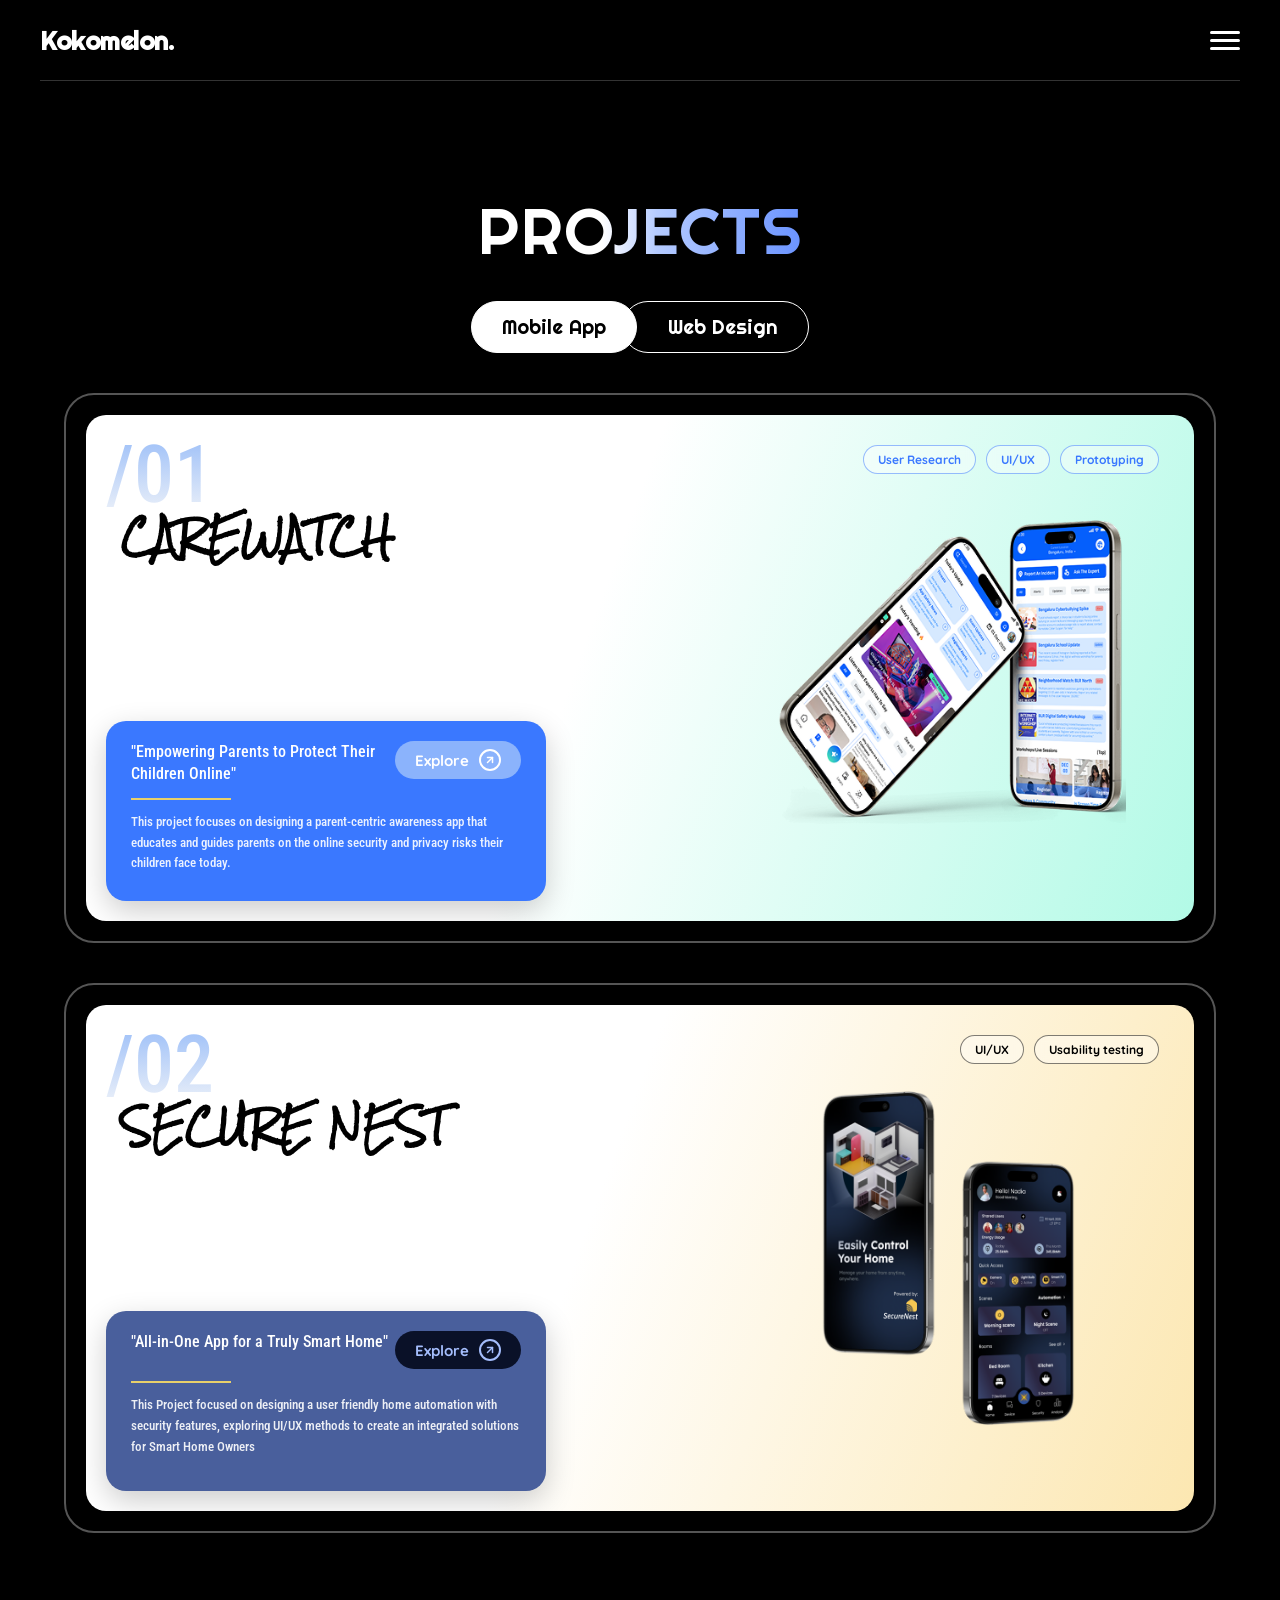
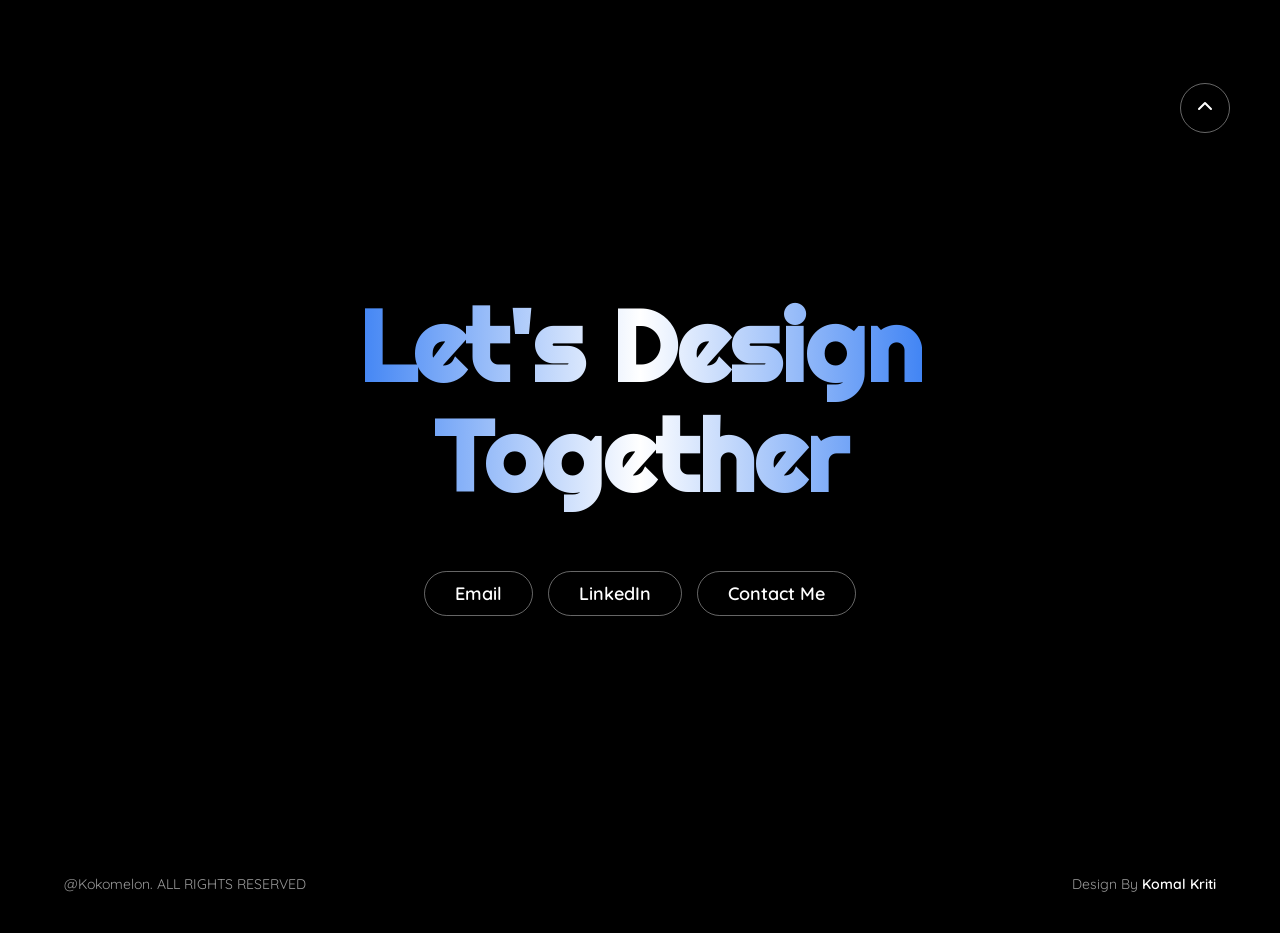
<file: projects.html>
<!DOCTYPE html>
<html lang="en">
<head>
    <meta charset="UTF-8">
    <meta name="viewport" content="width=device-width, initial-scale=1.0">
    <title>Projects | Komal Kriti - UI/UX Designer Portfolio</title>
    <link rel="icon" type="image/png" href="images/Favicon.png">
    
    <!-- Primary Meta Tags -->
    <meta name="title" content="Projects | Komal Kriti - UI/UX Designer Portfolio">
    <meta name="description" content="Explore the UI/UX and Interaction Design projects by Komal Kriti, featuring mobile apps and web design solutions.">

    <!-- Open Graph / Facebook -->
    <meta property="og:type" content="website">
    <meta property="og:url" content="https://komalkriti.github.io/projects.html">
    <meta property="og:title" content="Projects | Komal Kriti - UI/UX Designer Portfolio">
    <meta property="og:description" content="Explore the UI/UX and Interaction Design projects by Komal Kriti, featuring mobile apps and web design solutions.">
    <meta property="og:image" content="images/Link%20_Banner.png">

    <!-- Twitter -->
    <meta property="twitter:card" content="summary_large_image">
    <meta property="twitter:url" content="https://komalkriti.github.io/projects.html">
    <meta property="twitter:title" content="Projects | Komal Kriti - UI/UX Designer Portfolio">
    <meta property="twitter:description" content="Explore the UI/UX and Interaction Design projects by Komal Kriti, featuring mobile apps and web design solutions.">
    <meta property="twitter:image" content="images/Link%20_Banner.png">

    <link rel="stylesheet" href="style.css">
    <link rel="preconnect" href="https://fonts.googleapis.com">
    <link rel="preconnect" href="https://fonts.gstatic.com" crossorigin>
    <link href="https://fonts.googleapis.com/css2?family=Quicksand:ital,wght@0,400;0,600;1,400&family=Righteous&family=Roboto+Condensed:wght@500&family=Rock+Salt&display=swap" rel="stylesheet">
</head>
<body>
    <header class="header">
        <div class="logo">Kokomelon.</div>
        <button class="hamburger" aria-label="Toggle menu">
            <span class="bar"></span>
            <span class="bar"></span>
            <span class="bar"></span>
        </button>
        <nav class="nav">
            <a href="index.html#home" class="nav-item">Home</a>
            <a href="about.html" class="nav-item">About</a>
            <a href="projects.html" class="nav-item active">Projects</a>
            <a href="#connect" class="nav-item">Connect</a>
        </nav>
    </header>

    <main class="projects-page-content">
        <!-- Projects Section -->
        <section class="projects-section" id="projects">
            <h2 class="section-title">PROJECTS</h2>

            <div class="tabs-container">
                <button class="tab-btn active">Mobile App</button>
                <button class="tab-btn">Web Design</button>
            </div>

            <div class="projects-grid">
                
                <!-- Project 1: Carewatch (Mobile) -->
                <div class="project-card project-2" data-category="mobile">
                    <div class="card-bg"></div>
                    
                    <div class="card-content">
                        <div class="left-col">
                            <div class="project-header">
                                <span class="project-num">/01</span>
                                <h3 class="project-name">CAREWATCH</h3>
                            </div>
                            
                            <div class="info-box info-box-2">
                                <div class="info-top">
                                    <h4>"Empowering Parents to Protect Their Children Online"</h4>
                                    <a href="carewatch.html" class="explore-btn">Explore <span class="arrow"><svg width="12" height="12" viewBox="0 0 24 24" fill="none" stroke="currentColor" stroke-width="3" stroke-linecap="round" stroke-linejoin="round"><line x1="7" y1="17" x2="17" y2="7"></line><polyline points="7 7 17 7 17 17"></polyline></svg></span></a>
                                </div>
                                <div class="yellow-line"></div>
                                <p>This project focuses on designing a parent-centric awareness app that educates and guides parents on the online security and privacy risks their children face today.</p>
                            </div>
                        </div>

                        <div class="right-col">
                            <div class="tags">
                                <span class="tag text-blue">User Research</span>
                                <span class="tag text-blue">UI/UX</span>
                                <span class="tag text-blue">Prototyping</span>
                            </div>
                            <img src="images/Project 2 banner .png" alt="Carewatch App" class="banner-img banner-img-2">
                        </div>
                    </div>
                </div>

                <!-- Project 2: Secure Nest (Mobile) -->
                <div class="project-card project-1" data-category="mobile">
                    <div class="card-bg"></div>
                    
                    <div class="card-content">
                        <div class="left-col">
                            <div class="project-header">
                                <span class="project-num">/02</span>
                                <h3 class="project-name">SECURE NEST</h3>
                            </div>
                            
                            <div class="info-box info-box-1">
                                <div class="info-top">
                                    <h4>"All-in-One App for a Truly Smart Home"</h4>
                                    <a href="securenest.html" class="explore-btn">Explore <span class="arrow"><svg width="12" height="12" viewBox="0 0 24 24" fill="none" stroke="currentColor" stroke-width="3" stroke-linecap="round" stroke-linejoin="round"><line x1="7" y1="17" x2="17" y2="7"></line><polyline points="7 7 17 7 17 17"></polyline></svg></span></a>
                                </div>
                                <div class="yellow-line"></div>
                                <p>This Project focused on designing a user friendly home automation with security features, exploring UI/UX methods to create an integrated solutions for Smart Home Owners</p>
                            </div>
                        </div>

                        <div class="right-col">
                            <div class="tags">
                                <span class="tag">UI/UX</span>
                                <span class="tag">Usability testing</span>
                            </div>
                            <img src="images/Project 1 banner .png" alt="Secure Nest App" class="banner-img">
                        </div>
                    </div>
                </div>

                <!-- Project 3: Cultiva (Web) -->
                <div class="project-card project-3" data-category="web" style="display: none;">
                    <div class="card-bg"></div>
                    
                    <div class="card-content">
                        <div class="left-col">
                            <div class="project-header">
                                <span class="project-num">/01</span>
                                <h3 class="project-name handwritten">CULTIVA</h3>
                            </div>
                            
                            <div class="info-box info-box-3">
                                <div class="info-top">
                                    <h4>"All-in-One Platform for Agriculture Digitization"</h4>
                                    <a href="cultiva.html#overview" class="explore-btn">Explore <span class="arrow"><svg width="12" height="12" viewBox="0 0 24 24" fill="none" stroke="currentColor" stroke-width="3" stroke-linecap="round" stroke-linejoin="round"><line x1="7" y1="17" x2="17" y2="7"></line><polyline points="7 7 17 7 17 17"></polyline></svg></span></a>
                                </div>
                                <div class="yellow-line"></div>
                                <p>This Project Cultiva is designed to bridge gaps in agricultural commerce by connecting farmers, landowners, buyers, and investors in a seamless digital ecosystem.</p>
                            </div>
                        </div>

                        <div class="right-col">
                            <div class="tags">
                                <span class="tag">UI/UX research</span>
                                <span class="tag">Prototyping</span>
                                <span class="tag">Website</span>
                            </div>
                            <img src="images/Web project 1 .png" alt="Cultiva Project" class="banner-img">
                        </div>
                    </div>
                </div>

                <!-- Project 4: Food Ride (Web) -->
                <div class="project-card project-4" data-category="web" style="display: none;">
                    <div class="card-bg"></div>
                    
                    <div class="card-content">
                        <div class="left-col">
                            <div class="project-header">
                                <span class="project-num">/02</span>
                                <h3 class="project-name handwritten">FOOD RIDE</h3>
                            </div>
                            
                            <div class="info-box info-box-4">
                                <div class="info-top">
                                    <h4>"Food Ride — Streamlining Restaurant Order Management"</h4>
                                    <a href="foodride.html#overview" class="explore-btn">Explore <span class="arrow"><svg width="12" height="12" viewBox="0 0 24 24" fill="none" stroke="currentColor" stroke-width="3" stroke-linecap="round" stroke-linejoin="round"><line x1="7" y1="17" x2="17" y2="7"></line><polyline points="7 7 17 7 17 17"></polyline></svg></span></a>
                                </div>
                                <div class="yellow-line"></div>
                                <p>This project focused on improving the restaurant-side food delivery workflow by designing a clean, efficient order-management POS system.</p>
                            </div>
                        </div>

                        <div class="right-col">
                            <div class="tags">
                                <span class="tag text-purple">User Research</span>
                                <span class="tag text-purple">UI/UX</span>
                                <span class="tag text-purple">Prototyping</span>
                            </div>
                            <img src="images/Web project 2.png" alt="Food Ride Project" class="banner-img">
                        </div>
                    </div>
                </div>

            </div>
        </section>
    </main>

    <footer class="footer" id="connect">
        <div class="back-to-top">
            <a href="#top">
                <svg width="24" height="24" viewBox="0 0 24 24" fill="none" stroke="white" stroke-width="2" stroke-linecap="round" stroke-linejoin="round">
                    <polyline points="18 15 12 9 6 15"></polyline>
                </svg>
            </a>
        </div>

        <div class="footer-content">
            <h2 class="footer-heading">Let's Design<br>Together</h2>
            
            <div class="footer-buttons">
                <a href="mailto:komalkriti.work13@gmail.com" class="footer-btn">Email</a>
                <a href="https://www.linkedin.com/in/komalkriti" target="_blank" class="footer-btn">LinkedIn</a>
                <a href="tel:9028012820" class="footer-btn">Contact Me</a>
            </div>
        </div>

        <div class="footer-bottom">
            <div class="copyright">@Kokomelon. ALL RIGHTS RESERVED</div>
            <div class="credits">Design By <span class="white-text">Komal Kriti</span></div>
        </div>
    </footer>

    <script src="script.js"></script>
</body>
</html>
</file>
<file: style.css>
html {
    scroll-behavior: smooth;
}

* {
    margin: 0;
    padding: 0;
    box-sizing: border-box;
}


body {
    background-color: #000;
    font-family: 'Righteous', sans-serif;
    color: #fff;
    padding-top: 90px;
}

.header {
    display: flex;
    justify-content: space-between;
    align-items: center;
    padding: 24px 40px;
    background-color: rgba(0, 0, 0, 0.8);
    backdrop-filter: blur(10px);
    -webkit-backdrop-filter: blur(10px);
    position: fixed;
    top: 0;
    left: 0;
    width: 100%;
    z-index: 1000;
}

.header::after {
    content: '';
    position: absolute;
    bottom: 0;
    left: 40px;
    right: 40px;
    height: 1px;
    background-color: rgba(255, 255, 255, 0.2);
}

.logo {
    font-size: 26px;
    font-weight: 700;
    letter-spacing: -0.5px;
}

.nav {
    display: flex;
    gap: 16px;
}

.nav-item {
    text-decoration: none;
    color: #fff;
    font-weight: 600;
    font-size: 16px;
    letter-spacing: 0.03em;
    padding: 10px 28px;
    border-radius: 40px;
    border: 1px solid rgba(255, 255, 255, 0.4);
    transition: all 0.3s ease;
}

.nav-item:hover {
    border-color: #fff;
    background-color: #fff;
    color: #000;
}

.nav-item.active {
    background-color: #fff;
    color: #000;
    border-color: #fff;
}

.nav-item.active:hover {
    background-color: #e0e0e0;
}

.hamburger {
    display: none;
}

/* Hero Section */
.hero {
    position: relative;
    width: 100%;
    height: calc(100vh - 90px);
    overflow: hidden;
    display: flex;
    justify-content: center;
    align-items: flex-end;
}

.bg-text {
    position: absolute;
    top: 5%;
    left: 50%;
    transform: translateX(-50%);
    font-size: 14vw;
    font-weight: 700;
    background: linear-gradient(90deg, #4285F4 0%, #FFF 37.21%, #FFF 63.44%, #4285F4 99.22%);
    -webkit-background-clip: text;
    -webkit-text-fill-color: transparent;
    white-space: nowrap;
    z-index: 1;
    letter-spacing: -2px;
}

.hero-image-container {
    position: relative;
    z-index: 2;
    height: 75%;
    display: flex;
    justify-content: center;
    align-items: flex-end;
    transform: translateX(8vw);
    /* Shift right to visually align head with the gap */
}

.hero-img {
    height: 100%;
    object-fit: contain;
}

.tooltip {
    position: absolute;
    top: 50%;
    left: -100px;
    border: 1px solid rgba(255, 255, 255, 0.2);
    padding: 6px 16px;
    border-radius: 20px;
    font-size: 14px;
    color: #8bb3fc;
    background: transparent;
}

.quote {
    position: absolute;
    top: 55%;
    right: 8%;
    font-size: 24px;
    text-align: right;
    line-height: 1.4;
    z-index: 3;
}

.highlight {
    color: #8bb3fc;
}

.bottom-left {
    position: absolute;
    bottom: 5%;
    left: 5%;
    z-index: 3;
    display: flex;
    flex-direction: column;
    gap: 15px;
}

.bottom-right {
    position: absolute;
    bottom: 5%;
    right: 5%;
    z-index: 3;
}



.process-text {
    display: grid;
    grid-template-columns: auto auto;
    grid-template-rows: auto auto;
    align-items: center;
    column-gap: 12px;
}

.process-text .here-is-my {
    font-size: 24px;
    grid-column: 1;
    grid-row: 1;
}

.process-text .title {
    font-size: 40px;
    font-weight: 700;
    line-height: 0.9;
    grid-column: 2;
    grid-row: 1;
}

.process-text .subtitle {
    font-size: 14px;
    margin-top: 4px;
    font-family: 'Quicksand', sans-serif;
    grid-column: 2;
    grid-row: 2;
}

/* Hey There Section */
.hey-there-section {
    width: 100%;
    min-height: 100vh;
    background-color: #000;
    display: flex;
    justify-content: center;
    align-items: center;
}

.hey-there-wrapper {
    width: 100%;
    display: flex;
    justify-content: center;
    align-items: center;
    perspective: 1000px;
}

.hey-there-img {
    max-width: 60%;
    height: auto;
    opacity: 0;
    transform: scale(0.6) translateY(100px);
    transition: opacity 1s ease, transform 0.6s cubic-bezier(0.175, 0.885, 0.32, 1.275);
    cursor: pointer;
    filter: drop-shadow(0 0 30px rgba(66, 133, 244, 0.15));
}

.hey-there-wrapper.revealed .hey-there-img {
    opacity: 1;
    transform: scale(1) translateY(0);
}

.hey-there-wrapper.floating .hey-there-img {
    /* Floating is handled by JS or a separate wrapper to avoid tilt conflicts */
}

@keyframes float {

    0%,
    100% {
        transform: translateY(0);
    }

    50% {
        transform: translateY(-25px);
    }
}

.float-container {
    display: flex;
    justify-content: center;
    align-items: center;
    width: 100%;
    transition: transform 0.1s ease-out;
    /* For tilt */
}

.float-container.active-float {
    animation: float 5s ease-in-out infinite;
}


/* Tinker Section */
.tinker-section {
    position: relative;
    width: 100%;
    height: 100vh;
    background-color: #000;
    display: flex;
    flex-direction: column;
    align-items: center;
    overflow: hidden;
}

.tinker-title {
    font-family: 'Rock Salt', cursive;
    font-size: 40px;
    color: #fff;
    text-align: center;
    margin-top: 60px;
    z-index: 10;
    pointer-events: none;
    line-height: 1.4;
}

#physics-container {
    position: relative;
    width: 100%;
    min-height: calc(100vh - 220px);
    display: flex;
    flex-wrap: wrap;
    justify-content: center;
    align-content: center;
    gap: 20px;
    padding: 40px;
    z-index: 5;
}

#physics-container.physics-ready {
    position: absolute;
    top: 220px;
    left: 0;
    width: 100%;
    height: calc(100% - 220px);
    display: block;
    padding: 0;
}

.skill-pill {
    display: inline-block;
    padding: 12px 30px;
    background-color: #000;
    border: 2px solid #fff;
    border-radius: 40px;
    color: #fff;
    font-family: 'Quicksand', sans-serif;
    font-size: 20px;
    font-weight: 600;
    white-space: nowrap;
    cursor: grab;
    user-select: none;
    -webkit-user-select: none;
    transform-origin: center center;
    transition: background-color 0.3s ease, border-color 0.3s ease, color 0.3s ease;
}

#physics-container.physics-ready .skill-pill {
    position: absolute;
    top: 0;
    left: 0;
}

.skill-pill:active {
    cursor: grabbing;
}

/* Projects Section */
.projects-section {
    width: 100%;
    min-height: 100vh;
    background-color: #000;
    padding: 100px 5%;
    display: flex;
    flex-direction: column;
    align-items: center;
}

.section-title {
    font-family: 'Righteous', cursive;
    font-size: 80px;
    font-weight: normal;
    letter-spacing: 2px;
    margin-bottom: 40px;
    background: linear-gradient(90deg, #FFFFFF 0%, #FFFFFF 38%, #b5cbff 55%, #6a93ff 100%);
    -webkit-background-clip: text;
    -webkit-text-fill-color: transparent;
}

.tabs-container {
    display: flex;
    margin-bottom: 60px;
    align-items: center;
}

.tab-btn {
    background: #000;
    border: 1px solid #fff;
    border-radius: 40px;
    color: #fff;
    padding: 15px 40px;
    font-size: 26px;
    font-family: 'Righteous', cursive;
    cursor: pointer;
    transition: all 0.3s ease;
    position: relative;
    z-index: 1;
}

.tab-btn.active {
    background: #fff;
    color: #000;
    z-index: 2;
}

.tab-btn+.tab-btn {
    margin-left: -15px;
    padding-left: 45px;
}

.projects-grid {
    display: flex;
    flex-direction: column;
    gap: 60px;
    width: 100%;
    max-width: 1200px;
}

.project-card {
    position: relative;
    width: 100%;
    height: 550px; /* Fixed height for consistency */
    border: 2px solid #555; /* Lighter grey border like image */
    border-radius: 30px; /* Rounder outer card */
    padding: 20px; /* Create inner space */
    background: transparent; /* Main background shows through */
}

.card-bg {
    position: absolute;
    top: 20px;
    left: 20px;
    width: calc(100% - 40px);
    height: calc(100% - 40px);
    border-radius: 20px;
    /* Inner gradient corners */
    z-index: 1;
}

.project-1 .card-bg {
    background: linear-gradient(110deg, #ffffff 45%, #fce7b1 100%);
}

.project-2 .card-bg {
    background: linear-gradient(110deg, #ffffff 45%, #b2fae6 100%);
}

.project-3 .card-bg {
    background: linear-gradient(110deg, #ffffff 45%, #76b041 100%);
}

.project-4 .card-bg {
    background: linear-gradient(110deg, #ffffff 45%, #ff9a9e 100%);
}

.card-content {
    position: relative;
    width: 100%;
    height: 100%; /* Fill the fixed-height parent */
    z-index: 2;
    display: flex;
}

.left-col {
    flex: 1.2;
    display: flex;
    flex-direction: column;
    justify-content: space-between;
    padding: 40px;
    z-index: 1;
}

.project-header {
    display: flex;
    flex-direction: column;
    margin-bottom: 20px;
    position: relative;
}

.project-num {
    font-family: 'Roboto Condensed', sans-serif;
    /* Clean, flat-ended sans-serif like the image */
    font-size: 100px;
    /* Reduced from massive 130px */
    font-weight: 500;
    background: linear-gradient(0deg, rgba(246, 246, 246, 0.67) -15.91%, rgba(66, 133, 244, 0.67) 134.42%);
    background-clip: text;
    -webkit-background-clip: text;
    -webkit-text-fill-color: transparent;
    line-height: 1;
    margin-left: 0;
    z-index: 1;
}

.project-name {
    font-family: 'Rock Salt', cursive;
    font-size: 45px;
    /* Lowered size to match reference */
    color: #000;
    text-transform: uppercase;
    margin-top: -30px;
    /* Adjusted to overlap just the bottom of the number */
    margin-left: 25px;
    /* Shifted right to perfectly wedge S between / and 0 */
    z-index: 2;
    position: relative;
    white-space: nowrap;
    /* Prevent SECURE NEST from wrapping to next line */
}

.project-name.handwritten {
    font-family: 'Rock Salt', cursive;
    font-size: 48px;
    letter-spacing: -1px;
}

.info-box {
    width: 550px;
    /* Reduced container width so button sits at the corner */
    height: 200px;
    /* More rectangular */
    border-radius: 20px;
    /* Restored rounded corners */
    padding: 25px 35px;
    color: #fff;
    font-family: 'Roboto Condensed', sans-serif;
    font-weight: 500;
    box-shadow: 0 10px 30px rgba(0, 0, 0, 0.2);
    transition: width 0.4s cubic-bezier(0.4, 0, 0.2, 1);
}

.project-card:hover .info-box {
    width: calc(100% + 460px);
    /* Stretches all the way to the right padding */
}

.info-box-1 {
    background-color: #495f9c;
}

.info-box-2 {
    background-color: #3a78ff;
}

.info-box-3 {
    background-color: #1b3a1b;
}

.info-box-4 {
    background-color: #5d54a4;
}

.info-top {
    display: flex;
    justify-content: space-between;
    /* Button on the right of this container */
    align-items: flex-start;
    margin-bottom: 15px;
    width: 480px;
    /* Locked width so button doesn't slide when box expands */
}

.yellow-line {
    width: 150px;
    height: 2px;
    background: #e8d06a;
    margin-bottom: 15px;
}

.info-top h4 {
    font-size: 20px;
    font-weight: 500;
    /* Medium weight */
    max-width: 70%;
    line-height: 1.4;
}

.explore-btn {
    background: #0a1128;
    /* Deep dark blue */
    color: #a4bdfc;
    /* Light blue */
    font-family: 'Quicksand', sans-serif;
    font-weight: 700;
    text-decoration: none;
    padding: 10px 24px;
    border-radius: 30px;
    font-size: 18px;
    display: flex;
    align-items: center;
    gap: 10px;
    border: none;
    transition: background 0.2s ease, transform 0.2s ease;
}

.explore-btn .arrow {
    display: flex;
    justify-content: center;
    align-items: center;
    width: 22px;
    height: 22px;
    border: 2px solid #a4bdfc;
    border-radius: 50%;
    font-size: 14px;
    font-weight: bold;
}

.explore-btn:hover {
    background: #0d1a3f;
    transform: translateY(-2px);
}

.info-box-2 .explore-btn {
    background: #8bb3fc;
    /* Lighter blue background */
    color: #ffffff;
    /* White text */
}

.info-box-2 .explore-btn .arrow {
    border-color: #ffffff;
    /* White circle border */
}

.info-box-2 .explore-btn:hover {
    background: #a4bdfc;
    /* Even lighter blue on hover */
}

.info-box-3 .explore-btn {
    background: #3c6e47;
    color: #e8d06a;
}

.info-box-3 .explore-btn .arrow {
    border-color: #e8d06a;
}

.info-box-4 .explore-btn {
    background: #4a4191;
    color: #ffb3ba;
}

.info-box-4 .explore-btn .arrow {
    border-color: #ffb3ba;
}

.info-box p {
    font-size: 14px;
    line-height: 1.6;
    color: rgba(255, 255, 255, 0.9);
    width: 480px;
    /* Match locked width */
}

.right-col {
    flex: 1;
    position: relative;
    display: flex;
    justify-content: center;
    align-items: flex-end;
    z-index: 2;
    margin-left: -50px;
}

.tags {
    position: absolute;
    top: 35px;
    right: 50px; /* Adjusted position to keep on one line within the card */
    display: flex;
    flex-wrap: nowrap; /* Force one line as requested */
    justify-content: flex-end;
    gap: 10px;
    z-index: 20;
}

.tag {
    background: rgba(255, 255, 255, 0.4);
    /* Added subtle background for legibility if it overlaps images */
    backdrop-filter: blur(4px);
    /* Glassmorphism effect */
    border: 1px solid rgba(0, 0, 0, 0.5);
    border-radius: 20px;
    padding: 6px 16px;
    font-size: 14px;
    font-weight: bold;
    font-family: 'Quicksand', sans-serif;
    color: #000;
}

.tag.text-blue {
    color: #3a78ff;
    border-color: rgba(58, 120, 255, 0.5);
}

.tag.text-purple {
    color: #5d54a4;
    border-color: rgba(93, 84, 164, 0.5);
}

.banner-img {
    height: 90%;
    object-fit: contain;
    position: relative;
    /* Ensure it respects z-index properly */
    z-index: 1;
    /* Lower than tags */
    transition: transform 0.3s ease;
    transform-origin: bottom center;
}

.project-1 .banner-img {
    height: 85%; /* Unified height */
}

.project-2 .banner-img {
    height: 85%; /* Unified height */
}

.project-3 .banner-img {
    height: 70%; /* Further reduced size on desktop */
}

.project-4 .banner-img {
    height: 75%; /* Reduced size on desktop */
}

.project-card:hover .banner-img {
    transform: scale(1.02);
}

/* Footer Section */
.footer {
    width: 100%;
    min-height: 100vh;
    background-color: #000;
    position: relative;
    display: flex;
    flex-direction: column;
    justify-content: center;
    align-items: center;
    padding: 100px 5%;
    overflow: hidden;
}

.icon-circle {
    width: 45px;
    height: 45px;
    border: 1px solid rgba(255, 255, 255, 0.4);
    border-radius: 50%;
    display: flex;
    justify-content: center;
    align-items: center;
    transition: all 0.3s ease;
    cursor: pointer;
    text-decoration: none;
}

.icon-circle:hover,
.icon-circle:active {
    background-color: #fff;
    border-color: #fff;
}

.icon-circle:hover svg,
.icon-circle:active svg {
    stroke: #000;
}

.back-to-top {
    position: absolute;
    top: 50px;
    right: 50px;
    width: 50px;
    height: 50px;
    border: 1px solid rgba(255, 255, 255, 0.4);
    border-radius: 50%;
    display: flex;
    justify-content: center;
    align-items: center;
    transition: all 0.3s ease;
}

.back-to-top:hover {
    background-color: #fff;
}

.back-to-top:hover svg {
    stroke: #000;
}

.footer-content {
    text-align: center;
    margin-bottom: 80px;
}

.footer-heading {
    font-family: 'Righteous', sans-serif;
    font-size: 140px;
    font-weight: 700;
    line-height: 1.1;
    background: linear-gradient(90deg, #4285F4 0%, #FFF 50%, #4285F4 100%);
    -webkit-background-clip: text;
    -webkit-text-fill-color: transparent;
    margin-bottom: 60px;
    text-transform: none;
    padding: 20px 0;
}

.footer-buttons {
    display: flex;
    gap: 20px;
    justify-content: center;
}

.footer-btn {
    text-decoration: none;
    color: #fff;
    font-family: 'Quicksand', sans-serif;
    font-weight: 600;
    font-size: 20px;
    padding: 12px 35px;
    border-radius: 40px;
    border: 1px solid rgba(255, 255, 255, 0.4);
    transition: all 0.3s ease;
}

.footer-btn:hover {
    background-color: #fff;
    color: #000;
    border-color: #fff;
}

.footer-bottom {
    position: absolute;
    bottom: 40px;
    width: 90%;
    display: flex;
    justify-content: space-between;
    align-items: center;
    font-family: 'Quicksand', sans-serif;
    font-size: 14px;
    color: rgba(255, 255, 255, 0.6);
}

.white-text {
    color: #fff;
    font-weight: 600;
}


/* About Page Grid Styles */
.about-container {
    padding: 120px 5% 80px;
    background-color: #000;
}

.about-grid {
    display: grid;
    grid-template-columns: repeat(4, 1fr);
    grid-template-rows: repeat(3, 300px);
    gap: 20px;
    max-width: 1400px;
    margin: 0 auto;
}

.grid-item {
    border-radius: 35px;
    overflow: hidden;
    position: relative;
    background: #111;
}

.grid-item img {
    width: 100%;
    height: 100%;
    object-fit: cover;
    transition: transform 0.6s cubic-bezier(0.4, 0, 0.2, 1);
}

.grid-item:hover img {
    transform: scale(1.08);
}

.text-item {
    grid-column: span 2;
    display: flex;
    flex-direction: column;
    justify-content: flex-start;
    padding-top: 30px;
    padding-left: 40px;
    position: relative;
}

.hey-text {
    font-family: 'Righteous', sans-serif;
    font-size: 90px;
    display: flex;
    align-items: flex-start;
    gap: 10px;
    line-height: 1.3;
}



.name-text {
    font-family: 'Righteous', sans-serif;
    font-size: 90px;
    display: flex;
    align-items: center;
    gap: 15px;
    line-height: 1.3;
    margin-top: 10px;
}

.blue-gradient {
    background: linear-gradient(90deg, #81AAFB 0%, #E8F0FF 45%, #81AAFB 100%);
    -webkit-background-clip: text;
    -webkit-text-fill-color: transparent;
}

.melon-corner-icon {
    position: absolute;
    bottom: 15px;
    right: 15px;
    width: 110px !important;
    height: auto !important;
    object-fit: contain !important;
    transform: rotate(15deg);
    filter: drop-shadow(0 5px 15px rgba(0, 0, 0, 0.2));
    pointer-events: none;
    z-index: 0;
    opacity: 0.9;
    transition: all 0.4s ease;
}

.text-item h1 {
    position: relative;
    z-index: 2;
}

.text-item:hover .melon-corner-icon {
    transform: rotate(0deg) scale(1.1) translateY(-5px);
}



/* Grid Spans and Placement */
.img-sky-tall {
    grid-row: span 2;
}

.img-dal-tall {
    grid-row: span 2;
}

.img-sunset-wide {
    grid-column: span 2;
}

@media (max-width: 1024px) {
    .about-grid {
        grid-template-columns: repeat(2, 1fr);
        grid-template-rows: auto;
    }

    .text-item,
    .img-sky-tall,
    .img-dal-tall,
    .img-sunset-wide {
        grid-column: span 2;
        grid-row: auto;
    }

    .hey-text,
    .name-text {
        font-size: 60px;
    }
}

/* Storytime Section */
.storytime-section {
    background-color: #000;
    padding: 100px 8%;
    display: flex;
    justify-content: flex-start;
}

.storytime-content {
    max-width: 900px;
}

.storytime-tag {
    font-family: 'Righteous', sans-serif;
    color: #4285F4;
    font-size: 20px;
    letter-spacing: 2px;
    margin-bottom: 25px;
    text-transform: uppercase;
}

.storytime-heading {
    font-family: 'Righteous', sans-serif;
    font-size: 64px;
    line-height: 1.2;
    margin-bottom: 45px;
    color: #fff;
    letter-spacing: 0.5px;
}

.storytime-heading .blue-gradient {
    background: linear-gradient(90deg, #FFF -5.98%, #00348A 74.97%);
    -webkit-background-clip: text;
    -webkit-text-fill-color: transparent;
    display: inline-block;
}

.storytime-body {
    font-family: 'Quicksand', sans-serif;
    font-size: 26px;
    font-weight: 500;
    line-height: 1.4;
    color: #718096;
    /* More accurate muted blue-grey */
    margin-bottom: 80px;
    letter-spacing: -0.2px;
}

.storytime-body p {
    margin-bottom: 35px;
}

.storytime-body i {
    font-style: italic;
}

.bold-text {
    font-weight: 700;
    color: #a0aec0;
}

.blue-text {
    color: #4285F4;
}

.storytime-footer-links {
    display: flex;
    flex-direction: column;
    gap: 20px;
}

.story-link {
    display: flex;
    align-items: center;
    gap: 12px;
    color: #8b96a8;
    text-decoration: none;
    font-family: 'Quicksand', sans-serif;
    font-size: 20px;
    font-weight: 600;
    transition: all 0.3s ease;
}

.story-link:hover {
    color: #fff;
    transform: translateX(10px);
}

.story-link svg {
    transition: transform 0.3s ease;
}

.story-link:hover svg {
    color: #4285F4;
    transform: scale(1.1);
}

@media (max-width: 768px) {
    .storytime-heading {
        font-size: 48px;
    }

    .storytime-body {
        font-size: 18px;
    }
}

/* Beyond Design Section */
.beyond-section {
    background-color: #000;
    padding: 100px 0 0 0;
    /* Horizontal padding removed, bottom padding removed to let it stick */
    overflow: hidden;
}

.beyond-container {
    display: flex;
    flex-direction: column;
    align-items: flex-start;
    gap: 20px;
    width: 100%;
    padding: 0 8%;
}

.beyond-text {
    width: 100%;
    max-width: 650px;
}

.beyond-para {
    font-family: 'Quicksand', sans-serif;
    font-size: 24px;
    line-height: 1.5;
    color: #718096;
    /* Matches Storytime body text color */
    font-weight: 500;
    letter-spacing: 0.1px;
}

.beyond-visual {
    width: calc(100% + 16%);
    display: flex;
    justify-content: flex-end;
    margin-top: -350px;
    /* Shifted significantly up as requested */
    margin-left: -8%;
}

.beyond-img {
    width: 75% !important;
    /* Reduced size */
    height: auto !important;
    max-width: 850px;
    object-fit: contain !important;
}

@media (max-width: 1024px) {
    .beyond-container {
        flex-direction: column;
        gap: 40px;
    }

    .beyond-text {
        max-width: 100%;
    }

    .beyond-img {
        max-width: 100%;
    }
}

/* Scribbles Section */
.scribbles-section {
    background-color: #000;
    padding: 100px 0;
    overflow: hidden;
}

.scribbles-container {
    padding: 0 8%;
    margin-bottom: 50px;
}

.scribbles-gallery {
    display: flex;
    gap: 30px;
    width: max-content;
    padding: 20px 0 60px;
    animation: endlessScroll 40s linear infinite;
    will-change: transform;
}

.scribbles-gallery:hover {
    animation-play-state: paused;
}

@keyframes endlessScroll {
    0% {
        transform: translateX(0);
    }

    100% {
        /* Move by half the total width (the length of one full set of images) */
        transform: translateX(calc(-50% - 15px));
    }
}

.scribble-item {
    flex: 0 0 350px;
    height: 480px;
    border-radius: 20px;
    overflow: hidden;
    background: #111;
    transition: all 0.4s cubic-bezier(0.165, 0.84, 0.44, 1);
    box-shadow: 0 8px 25px rgba(0, 0, 0, 0.4);
    position: relative;
}

.scribble-item img {
    width: 100% !important;
    height: 100% !important;
    object-fit: cover !important;
    transition: transform 0.6s ease;
}

.scribble-item:hover {
    transform: translateY(-10px) scale(1.02);
    box-shadow: 0 20px 40px rgba(66, 133, 244, 0.2);
}

.scribble-item:hover img {
    transform: scale(1.05);
}

.exploration-gallery {
    animation: endlessScrollReverse 45s linear infinite;
}

@keyframes endlessScrollReverse {
    0% {
        transform: translateX(calc(-50% - 15px));
    }

    100% {
        transform: translateX(0);
    }
}

@media (max-width: 768px) {
    .scribble-item {
        flex: 0 0 300px;
        height: 400px;
    }
}

/* Showcase Page Styles */
.showcase-page {
    background-color: #000;
}

.showcase-container {
    width: 100%;
    margin: 0;
    padding: 0 4%;
}

.showcase-hero {
    padding: 120px 0 60px;
    text-align: left;
}

.hero-flex {
    display: flex;
    justify-content: space-between;
    align-items: center;
    gap: 80px;
    margin-bottom: 40px;
}

.hero-text-content {
    flex: 1;
}

.title-with-logo {
    display: flex;
    align-items: center;
    gap: 20px;
}

.title-logo {
    height: 60px;
    width: auto;
}

.showcase-hero .project-num {
    font-size: 60px;
    display: block;
    margin-bottom: 10px;
}

.showcase-title {
    font-family: 'Righteous', sans-serif;
    font-size: 100px;
    margin-bottom: 0;
    background: linear-gradient(90deg, #fff 0%, #4285f4 100%);
    -webkit-background-clip: text;
    -webkit-text-fill-color: transparent;
    line-height: 1.1;
}

.showcase-subtitle {
    font-family: 'Quicksand', sans-serif;
    font-size: 32px;
    color: #8bb3fc;
    margin-top: 20px;
    margin-bottom: 40px;
    font-weight: 600;
}

.hero-mockup {
    flex: 0 0 600px;
    border-radius: 40px;
    overflow: hidden;
    box-shadow: 0 30px 60px rgba(66, 133, 244, 0.2);
}

.main-mockup {
    width: 100%;
    display: block;
}

.project-details {
    padding: 80px 0;
    border-top: 1px solid rgba(255, 255, 255, 0.1);
    border-bottom: 1px solid rgba(255, 255, 255, 0.1);
    margin-bottom: 80px;
}

.project-details.centered {
    text-align: center;
}

.details-grid {
    display: grid;
    grid-template-columns: repeat(3, 1fr);
    gap: 40px;
    justify-content: center;
}

.detail-item h3 {
    font-family: 'Quicksand', sans-serif;
    font-size: 14px;
    text-transform: uppercase;
    margin-bottom: 15px;
    letter-spacing: 2px;
    font-weight: 700;
}

.detail-item p {
    font-family: 'Roboto Condensed', sans-serif;
    font-size: 24px;
    font-weight: 500;
    color: #fff;
}

.showcase-section {
    padding: 120px 0;
}

.dark-bg {
    background-color: #0a0a0a;
}

.gray-bg {
    background-color: #111;
}

.section-layout {
    display: flex;
    align-items: center;
    gap: 80px;
}

.section-layout.reversed {
    flex-direction: row-reverse;
}

.section-text {
    flex: 1;
}

.section-image {
    flex: 1;
}

.section-heading {
    font-family: 'Righteous', sans-serif;
    font-size: 64px;
    margin-bottom: 30px;
}

.blue-text {
    color: #4285f4;
}

.showcase-section.centered {
    text-align: center;
}

.brief-tags {
    display: flex;
    gap: 15px;
    margin-bottom: 40px;
}

.brief-tags.centered {
    justify-content: center;
}

.brief-tag {
    font-family: 'Quicksand', sans-serif;
    font-size: 18px;
    font-weight: 700;
    color: #4285f4;
    padding: 8px 24px;
    border: 2px solid #4285f4;
    border-radius: 15px;
}

.section-text p {
    font-family: 'Quicksand', sans-serif;
    font-size: 20px;
    line-height: 1.6;
    color: rgba(255, 255, 255, 0.9);
}

.centered-text {
    max-width: 900px;
    margin: 0 auto 60px;
}

.software-used {
    display: flex;
    flex-direction: column;
    align-items: center;
    gap: 15px;
    margin-top: 40px;
}

.software-label {
    font-family: 'Quicksand', sans-serif;
    font-size: 14px;
    text-transform: uppercase;
    letter-spacing: 2px;
    color: rgba(255, 255, 255, 0.4);
}

.software-item {
    display: flex;
    align-items: center;
    gap: 10px;
    font-family: 'Roboto Condensed', sans-serif;
    font-size: 20px;
    font-weight: 500;
}

.software-icon {
    width: 24px;
    height: 24px;
}

.backstory-image {
    width: 100%;
    max-width: 1000px;
    margin: 0 auto 60px;
}

/* Problem Definition Styles */
.problem-top-meta {
    display: flex;
    justify-content: space-between;
    font-family: 'Quicksand', sans-serif;
    font-size: 14px;
    color: rgba(255, 255, 255, 0.3);
    margin-bottom: 40px;
    font-weight: 600;
}

.problem-main-header {
    display: grid;
    grid-template-columns: 1fr 1fr;
    gap: 80px;
    align-items: start;
    margin-bottom: 40px;
    width: 100%;
}

.problem-title {
    font-family: 'Righteous', sans-serif;
    font-size: 70px;
    line-height: 1;
    text-transform: uppercase;
    flex: 1.5;
    color: #fff;
    letter-spacing: 2px;
}

.problem-subtitle {
    font-family: 'Quicksand', sans-serif;
    font-size: 20px;
    line-height: 1.6;
    font-weight: 500;
    color: rgba(255, 255, 255, 0.7);
    text-align: left;
}

.problem-grid {
    display: grid;
    grid-template-columns: repeat(4, 1fr);
    gap: 25px;
}

.problem-card {
    background: rgba(255, 255, 255, 0.03);
    padding: 40px 30px;
    border-radius: 24px;
    border: 1px solid rgba(255, 255, 255, 0.08);
    transition: all 0.4s cubic-bezier(0.165, 0.84, 0.44, 1);
}

.problem-card:hover {
    transform: translateY(-10px);
    background: rgba(255, 255, 255, 0.05);
    border-color: rgba(255, 255, 255, 0.2);
}

.card-infographic {
    margin-bottom: 25px;
    opacity: 0.8;
    transition: transform 0.3s ease;
}

.problem-card:hover .card-infographic {
    transform: scale(1.1);
    opacity: 1;
}

.card-arrow {
    display: block;
    color: #4285f4;
    font-size: 20px;
    margin-bottom: 20px;
    opacity: 0.6;
}

.problem-card h3 {
    font-family: 'Righteous', sans-serif;
    font-size: 22px;
    color: #fff;
    margin-bottom: 15px;
    line-height: 1.3;
    letter-spacing: 1.5px;
}

.problem-card p {
    font-family: 'Quicksand', sans-serif;
    font-size: 15px;
    color: rgba(255, 255, 255, 0.5);
    line-height: 1.6;
}

/* Refined Research Styles */
.research-summary-grid {
    display: grid;
    grid-template-columns: repeat(2, 1fr);
    gap: 30px;
    margin-bottom: 40px;
}

.research-summary-card {
    display: flex;
    flex-direction: column;
    align-items: center;
    text-align: center;
    padding: 60px 40px;
    background: rgba(255, 255, 255, 0.03);
    border-radius: 40px;
    border: 1px solid rgba(255, 255, 255, 0.1);
    transition: all 0.4s cubic-bezier(0.165, 0.84, 0.44, 1);
}

.research-summary-card:hover {
    background: rgba(255, 255, 255, 0.05);
    border-color: rgba(66, 133, 244, 0.4);
    transform: translateY(-10px);
    box-shadow: 0 20px 40px rgba(0, 0, 0, 0.3);
}

.card-icon {
    margin-bottom: 30px;
    display: flex;
    align-items: center;
    justify-content: center;
}

.research-summary-card h3 {
    font-family: 'Righteous', sans-serif;
    font-size: 24px;
    color: #fff;
    margin-bottom: 15px;
}

.research-summary-card p {
    font-family: 'Quicksand', sans-serif;
    font-size: 16px;
    color: rgba(255, 255, 255, 0.5);
    line-height: 1.5;
}

.research-content-split {
    display: grid;
    grid-template-columns: 1fr;
    gap: 60px;
}

.col-heading {
    font-family: 'Righteous', sans-serif;
    font-size: 28px;
    color: #4285f4;
    margin-bottom: 40px;
    text-transform: uppercase;
    letter-spacing: 2px;
}

.survey-stats-modern {
    display: grid;
    grid-template-columns: repeat(2, 1fr);
    gap: 30px;
    margin-bottom: 50px;
}

.modern-stat {
    display: flex;
    align-items: center;
    gap: 20px;
}

.stat-ring {
    width: 80px;
    height: 80px;
    border-radius: 50%;
    display: flex;
    align-items: center;
    justify-content: center;
    font-family: 'Righteous', sans-serif;
    font-size: 18px;
    color: #fff;
    background: radial-gradient(closest-side, #0a0a0a 80%, transparent 0 100%),
        conic-gradient(#4285f4 calc(var(--p) * 1%), rgba(255, 255, 255, 0.1) 0);
}

.modern-stat p {
    font-family: 'Quicksand', sans-serif;
    font-size: 14px;
    color: rgba(255, 255, 255, 0.6);
    line-height: 1.3;
}

.insights-box {
    padding: 40px;
}

.box-title {
    font-family: 'Righteous', sans-serif;
    font-size: 20px;
    color: #fff;
    margin-bottom: 25px;
}

.clean-list {
    list-style: none;
    padding: 0;
}

.clean-list li {
    font-family: 'Quicksand', sans-serif;
    font-size: 16px;
    color: rgba(255, 255, 255, 0.7);
    margin-bottom: 15px;
    padding-left: 25px;
    position: relative;
    line-height: 1.5;
}

.clean-list li::before {
    content: '→';
    position: absolute;
    left: 0;
    color: #4285f4;
}

.quotes-stack {
    display: flex;
    flex-direction: column;
    gap: 30px;
}

.quote-item {
    padding: 30px;
}

.stories-slider-wrapper {
    position: relative;
    width: 100%;
    margin-top: 40px;
}

.stories-slider {
    display: flex;
    overflow-x: auto;
    scroll-snap-type: x mandatory;
    scroll-behavior: smooth;
    gap: 20px;
    padding-bottom: 20px;
}

.stories-slider::-webkit-scrollbar {
    height: 4px;
}

.stories-slider::-webkit-scrollbar-track {
    background: rgba(255, 255, 255, 0.05);
}

.stories-slider::-webkit-scrollbar-thumb {
    background: #4285f4;
    border-radius: 10px;
}

.story-slide {
    flex: 0 0 85%;
    scroll-snap-align: center;
}

.story-content {
    background: rgba(255, 255, 255, 0.03);
    padding: 40px;
    border-radius: 30px;
    border: 1px solid rgba(255, 255, 255, 0.08);
    height: 100%;
    display: flex;
    flex-direction: column;
    justify-content: space-between;
}

.story-content p {
    font-family: 'Quicksand', sans-serif;
    font-size: 18px;
    line-height: 1.6;
    color: #fff;
    font-style: italic;
    margin-bottom: 30px;
}

.story-info h4 {
    font-family: 'Righteous', sans-serif;
    font-size: 18px;
    color: #4285f4;
    margin-bottom: 5px;
}

.story-info span {
    font-family: 'Quicksand', sans-serif;
    font-size: 14px;
    color: rgba(255, 255, 255, 0.4);
    text-transform: uppercase;
    letter-spacing: 1px;
}

.slider-hint {
    font-family: 'Quicksand', sans-serif;
    font-size: 12px;
    color: rgba(66, 133, 244, 0.6);
    text-align: center;
    margin-top: 15px;
    text-transform: uppercase;
    letter-spacing: 2px;
}

.findings-grid {
    display: grid;
    grid-template-columns: repeat(2, 1fr);
    gap: 20px;
    margin-top: 40px;
}

.finding-card {
    background: rgba(66, 133, 244, 0.05);
    padding: 30px;
    border-radius: 24px;
    border: 1px solid rgba(66, 133, 244, 0.1);
    transition: all 0.3s ease;
}

.finding-card:hover {
    background: rgba(66, 133, 244, 0.08);
    border-color: rgba(66, 133, 244, 0.3);
    transform: translateY(-5px);
}

.finding-icon {
    margin-bottom: 20px;
}

.finding-card h3 {
    font-family: 'Righteous', sans-serif;
    font-size: 18px;
    color: #fff;
    margin-bottom: 12px;
    line-height: 1.4;
}

.finding-card p {
    font-family: 'Quicksand', sans-serif;
    font-size: 14px;
    color: rgba(255, 255, 255, 0.6);
    line-height: 1.5;
}

.glass-card {
    background: rgba(255, 255, 255, 0.03);
    border-radius: 30px;
    border: 1px solid rgba(255, 255, 255, 0.08);
    transition: all 0.4s ease;
}

.glass-card:hover {
    background: rgba(255, 255, 255, 0.05);
    border-color: rgba(66, 133, 244, 0.3);
    transform: translateY(-5px);
}

/* Competitive Audit Styles */
.audit-grid {
    display: grid;
    grid-template-columns: repeat(3, 1fr);
    gap: 30px;
    margin-top: 60px;
}

.audit-card {
    padding: 40px;
    display: flex;
    flex-direction: column;
}

.audit-card h3 {
    font-family: 'Righteous', sans-serif;
    font-size: 20px;
    color: #fff;
    margin-bottom: 25px;
    text-align: center;
}

.audit-logo {
    height: 120px;
    background: rgba(255, 255, 255, 0.05);
    border-radius: 24px;
    display: flex;
    align-items: center;
    justify-content: center;
    margin-bottom: 30px;
    padding: 20px;
}

.audit-logo img {
    max-height: 100%;
    max-width: 100%;
    object-fit: contain;
}

.audit-details p {
    font-family: 'Quicksand', sans-serif;
    font-size: 14px;
    line-height: 1.6;
    color: rgba(255, 255, 255, 0.7);
    margin-bottom: 20px;
}

.audit-details strong {
    color: #4285f4;
}

.audit-swot {
    display: flex;
    flex-direction: column;
    gap: 20px;
    margin-top: 20px;
    padding-top: 20px;
    border-top: 1px solid rgba(255, 255, 255, 0.1);
}

.swot-group {
    display: flex;
    flex-direction: column;
    gap: 10px;
}

.swot-title {
    font-family: 'Righteous', sans-serif;
    font-size: 14px;
    text-transform: uppercase;
    letter-spacing: 1px;
}

.swot-title.strengths {
    color: #4ade80;
}

.swot-title.limitations {
    color: #f87171;
}

.swot-group ul {
    list-style: none;
    padding: 0;
    margin: 0;
}

.swot-group li {
    font-family: 'Quicksand', sans-serif;
    font-size: 13px;
    color: rgba(255, 255, 255, 0.5);
    line-height: 1.4;
    margin-bottom: 8px;
    position: relative;
    padding-left: 15px;
}

.swot-group li::before {
    content: "•";
    position: absolute;
    left: 0;
    color: #4285f4;
}

.showcase-content-wrapper {
    display: flex;
    position: relative;
    width: 100%;
    max-width: 100%;
    margin: 0;
    padding: 0;
}

.showcase-sidebar {
    flex: 0 0 210px;
    height: 100vh;
    position: sticky;
    top: 90px;
    display: flex;
    align-items: center;
    padding-left: 35px;
    background: #050505;
    /* Matches page background */
    z-index: 100;
}

.side-nav {
    display: flex;
    flex-direction: column;
    gap: 28px;
}

.side-nav-item {
    text-decoration: none;
    font-family: 'Roboto Condensed', sans-serif;
    font-size: 14px;
    color: rgba(255, 255, 255, 0.4);
    font-weight: 500;
    transition: all 0.3s ease;
    position: relative;
    padding-left: 28px;
    display: block;
}

.side-nav-item:hover {
    color: rgba(255, 255, 255, 0.8);
}

.side-nav-item.active {
    color: #fff;
    font-weight: 700;
}

.side-nav-item.active::before {
    content: '';
    position: absolute;
    left: 0;
    top: 50%;
    transform: translateY(-50%);
    width: 20px;
    height: 2px;
    background-color: #fff;
}

.showcase-main-content {
    flex: 1;
    min-width: 0;
    padding: 0 3% 0 5%;
}

/* Market Research Infographic Styles */
.market-insight-split {
    display: grid;
    grid-template-columns: 1.2fr 0.8fr;
    gap: 60px;
    margin-bottom: 40px;
    width: 100%;
    /* Ensure full width */
}

.market-insight-box {
    width: 100%;
}

.market-infographic-container {
    padding: 40px 0 20px;
    width: 100%;
    position: relative;
}

.market-hub-row {
    display: flex;
    align-items: stretch;
    /* Stretch cards to match height */
    justify-content: center;
    gap: 60px;
    position: relative;
    width: 100%;
}

.hub-center {
    flex: 0 0 200px;
    display: flex;
    justify-content: center;
    z-index: 10;
}

.hub-circle {
    width: 180px;
    height: 180px;
    background: #4285f4;
    border-radius: 50%;
    display: flex;
    align-items: center;
    justify-content: center;
    text-align: center;
    font-family: 'Righteous', sans-serif;
    font-size: 22px;
    color: #fff;
    text-transform: uppercase;
    box-shadow: 0 0 40px rgba(66, 133, 244, 0.4);
    position: relative;
    border: 4px solid rgba(255, 255, 255, 0.1);
}

.opportunity-section {
    width: 100%;
    margin-top: 0;
}

.opportunity-content {
    padding: 60px;
    display: flex;
    flex-direction: column;
    gap: 30px;
}

.opportunity-tag {
    font-family: 'Righteous', sans-serif;
    font-size: 14px;
    letter-spacing: 3px;
    color: #4285f4;
    text-transform: uppercase;
}

.opportunity-text {
    font-family: 'Quicksand', sans-serif;
    font-size: 28px;
    line-height: 1.4;
    color: #fff;
}

.opportunity-text strong {
    color: #4285f4;
    font-weight: 700;
}

.opportunity-highlights {
    display: flex;
    gap: 40px;
    margin-top: 20px;
}

.opt-highlight {
    display: flex;
    align-items: center;
    gap: 12px;
    font-family: 'Quicksand', sans-serif;
    font-size: 18px;
    font-weight: 600;
    color: rgba(255, 255, 255, 0.8);
}

.highlight-icon {
    font-size: 24px;
}

.market-branch {
    flex: 1;
    padding: 45px;
    width: 100%;
}

.market-branch.left-side {
    text-align: right;
}

.market-branch.left-side .logo-cloud {
    justify-content: flex-end;
}

.market-branch.left-side .clean-list li {
    padding-left: 0;
    padding-right: 25px;
}

.market-branch.left-side .clean-list li::before {
    left: auto;
    right: 0;
    transform: rotate(180deg);
}

.branch-header h4 {
    font-family: 'Righteous', sans-serif;
    font-size: 20px;
    color: #4285f4;
    margin-bottom: 25px;
}

.logo-cloud {
    display: flex;
    flex-wrap: nowrap;
    gap: 12px;
    margin-bottom: 30px;
}

.logo-item {
    padding: 8px 16px;
    background: rgba(255, 255, 255, 0.05);
    border-radius: 10px;
    font-family: 'Righteous', sans-serif;
    font-size: 13px;
    color: rgba(255, 255, 255, 0.8);
    border: 1px solid rgba(255, 255, 255, 0.1);
}

.branch-features h5 {
    font-family: 'Righteous', sans-serif;
    font-size: 16px;
    color: #fff;
    margin-bottom: 20px;
    text-transform: uppercase;
    letter-spacing: 1px;
}

.clean-list.small li {
    font-size: 14px;
    margin-bottom: 10px;
}

@media (max-width: 1200px) {
    .showcase-sidebar {
        display: none;
    }

    .showcase-content-wrapper {
        padding: 0 5%;
    }
}

.solution-gallery {
    display: grid;
    grid-template-columns: repeat(3, 1fr);
    gap: 30px;
}

.gallery-item img {
    width: 100%;
    border-radius: 20px;
    box-shadow: 0 15px 30px rgba(0, 0, 0, 0.3);
}

.process-steps {
    display: grid;
    grid-template-columns: repeat(3, 1fr);
    gap: 40px;
    margin-top: 60px;
}

.step {
    background: rgba(255, 255, 255, 0.05);
    padding: 40px;
    border-radius: 30px;
    border: 1px solid rgba(255, 255, 255, 0.1);
}

.step-num {
    font-family: 'Roboto Condensed', sans-serif;
    font-size: 40px;
    color: #8bb3fc;
    margin-bottom: 20px;
    font-weight: 700;
}

.step h3 {
    font-family: 'Righteous', sans-serif;
    font-size: 24px;
    margin-bottom: 15px;
}

.step p {
    font-family: 'Quicksand', sans-serif;
    font-size: 16px;
    line-height: 1.5;
    color: rgba(255, 255, 255, 0.6);
}

.final-grid {
    display: grid;
    grid-template-columns: repeat(2, 1fr);
    gap: 40px;
    margin-top: 40px;
}

.final-item img {
    width: 100%;
    border-radius: 30px;
}

.split-layout {
    display: flex;
    align-items: center;
    gap: 80px;
    margin-bottom: 60px;
}

.split-image {
    flex: 1;
}

.backstory-illustration {
    width: 100%;
    border-radius: 40px;
    box-shadow: 0 20px 50px rgba(0, 0, 0, 0.3);
}

.split-text {
    flex: 1;
}

.light-blue-bg {
    background-color: #e6efff;
}

.dark-text {
    color: #333 !important;
}

.define-header {
    display: flex;
    align-items: center;
    justify-content: center;
    gap: 20px;
    margin-bottom: 30px;
}

.define-icon {
    display: flex;
    align-items: center;
    justify-content: center;
}

.persona-subheader {
    text-align: left;
    margin: 60px 0 40px;
    width: 100%;
}

.blue-text-bar {
    font-family: 'Righteous', sans-serif;
    font-size: 24px;
    color: #4285f4;
    padding-left: 15px;
    border-left: 8px solid #4285f4;
    display: inline-block;
}

.personas-gallery {
    display: flex;
    flex-direction: column;
    gap: 60px;
    width: 100%;
}

.persona-img {
    width: 100%;
    height: auto;
    border-radius: 20px;
    box-shadow: 0 20px 40px rgba(0, 0, 0, 0.1);
}

.centered-subsection {
    padding: 80px 0;
    width: 100%;
}

.persona-slider-wrapper {
    position: relative;
    width: 100%;
    display: flex;
    align-items: center;
    gap: 20px;
}

.personas-slider {
    display: flex;
    overflow-x: auto;
    scroll-snap-type: x mandatory;
    scroll-behavior: smooth;
    gap: 0;
    width: 100%;
    padding: 20px 0;
}

.personas-slider::-webkit-scrollbar {
    display: none;
}

.persona-item {
    flex: 0 0 100%;
    scroll-snap-align: center;
    padding: 0 10px;
}

.slider-nav {
    background: #fff;
    border: none;
    width: 50px;
    height: 50px;
    border-radius: 50%;
    display: flex;
    align-items: center;
    justify-content: center;
    cursor: pointer;
    box-shadow: 0 10px 20px rgba(0, 0, 0, 0.1);
    color: #4285f4;
    transition: all 0.3s ease;
    z-index: 10;
    flex-shrink: 0;
}

.slider-nav:hover {
    background: #4285f4;
    color: #fff;
    transform: scale(1.1);
}

.slider-dots {
    display: flex;
    justify-content: center;
    gap: 10px;
    margin-top: 30px;
}

.dot {
    width: 10px;
    height: 10px;
    border-radius: 50%;
    background: rgba(66, 133, 244, 0.2);
    cursor: pointer;
    transition: all 0.3s ease;
}

.dot.active {
    background: #4285f4;
    width: 30px;
    border-radius: 5px;
}

.flow-info {
    text-align: center;
    margin-bottom: 30px;
    padding: 0 10%;
}

.flow-name {
    font-family: 'Righteous', sans-serif;
    font-size: 28px;
    color: #4285f4;
    margin-bottom: 10px;
    text-transform: uppercase;
}

.flow-goal {
    font-size: 18px;
    color: #ccc;
    line-height: 1.6;
}

.view-all-btn {
    text-decoration: none;
    color: #fff;
    font-family: 'Quicksand', sans-serif;
    font-weight: 600;
    font-size: 18px;
    padding: 15px 40px;
    border-radius: 50px;
    border: 1px solid rgba(255, 255, 255, 0.2);
    background: rgba(255, 255, 255, 0.05);
    transition: all 0.4s cubic-bezier(0.4, 0, 0.2, 1);
    display: inline-block;
    backdrop-filter: blur(10px);
}

.view-all-btn:hover {
    background: #4285f4;
    border-color: #4285f4;
    transform: translateY(-5px);
    box-shadow: 0 10px 25px rgba(66, 133, 244, 0.4);
}

.view-all-btn.secondary {
    background: rgba(66, 133, 244, 0.1);
    border-color: rgba(66, 133, 244, 0.3);
}

.view-all-btn.secondary:hover {
    background: #4285f4;
    border-color: #4285f4;
}

/* Flip Card Styles */
.flip-card {
    background-color: transparent;
    width: 100%;
    height: 700px;
    /* Adjusted height for mobile screens */
    perspective: 1500px;
}

.flip-card-inner {
    position: relative;
    width: 100%;
    height: 100%;
    text-align: center;
    transition: transform 0.8s cubic-bezier(0.4, 0, 0.2, 1);
    transform-style: preserve-3d;
}

.flip-card:hover .flip-card-inner {
    transform: rotateY(180deg);
}

.flip-card-front,
.flip-card-back {
    position: absolute;
    width: 100%;
    height: 100%;
    -webkit-backface-visibility: hidden;
    backface-visibility: hidden;
    display: flex;
    align-items: center;
    justify-content: center;
}

.flip-card-back {
    transform: rotateY(180deg);
}

.mockup-img {
    width: 100%;
    height: 100%;
    object-fit: contain;
    border-radius: 30px;
    filter: drop-shadow(0 20px 40px rgba(0, 0, 0, 0.3));
}

/* Image Hover Reveal Effect */
.hover-reveal:hover .hover-image {
    opacity: 1 !important;
}

@media (max-width: 992px) {
    .showcase-title {
        font-size: 70px;
    }

    .section-layout,
    .section-layout.reversed,
    .hero-flex {
        flex-direction: column;
        gap: 40px;
        align-items: center;
        text-align: center;
    }

    .hero-mockup {
        flex: 0 0 auto;
        width: 100%;
        max-width: 600px;
    }

    .details-grid,
    .process-steps,
    .solution-gallery {
        grid-template-columns: 1fr;
    }
}

@media (max-width: 768px) {
    .showcase-title {
        font-size: 50px;
    }

    .showcase-subtitle {
        font-size: 20px;
    }
}

@media (max-width: 1280px) {

    /* Hamburger Menu Styles */
    .hamburger {
        display: flex;
        flex-direction: column;
        justify-content: space-around;
        width: 30px;
        height: 24px;
        background: transparent;
        border: none;
        cursor: pointer;
        padding: 0;
        z-index: 1011;
    }

    .hamburger .bar {
        width: 100%;
        height: 3px;
        background-color: #fff;
        border-radius: 10px;
        transition: all 0.3s ease;
    }

    .hamburger.open .bar:nth-child(1) {
        transform: translateY(8px) rotate(45deg);
    }

    .hamburger.open .bar:nth-child(2) {
        opacity: 0;
    }

    .hamburger.open .bar:nth-child(3) {
        transform: translateY(-8px) rotate(-45deg);
    }

    .nav {
        display: flex;
        flex-direction: column;
        align-items: center;
        justify-content: center;
        gap: 15px;
        position: fixed;
        top: 90px;
        left: 0;
        width: 100%;
        background-color: rgba(0, 0, 0, 0.95);
        backdrop-filter: blur(20px);
        -webkit-backdrop-filter: blur(20px);
        padding: 40px;
        box-sizing: border-box;
        border-bottom: 1px solid rgba(255, 255, 255, 0.1);
        transform: translateY(-150%);
        opacity: 0;
        transition: transform 0.4s ease, opacity 0.4s ease;
        z-index: 1000;
        pointer-events: none;
    }

    .nav.open {
        transform: translateY(0);
        opacity: 1;
        pointer-events: auto;
    }

    .nav-item {
        width: 260px;
        text-align: center;
        font-size: 18px;
        padding: 12px 20px;
        border-radius: 40px;
        margin: 0 auto;
        display: inline-block;
    }

    /* Hero Section */
    .bg-text {
        font-size: 12vw;
        top: 8%;
    }

    .hero-image-container {
        height: 70%;
        transform: translateX(4vw);
    }

    .quote {
        right: 4%;
        top: 52%;
        font-size: 18px;
        max-width: 280px;
        line-height: 1.3;
    }

    .bottom-left {
        left: 4%;
        bottom: 4%;
        gap: 10px;
    }

    .process-text .here-is-my {
        font-size: 18px;
    }

    .process-text .title {
        font-size: 30px;
    }

    .process-text .subtitle {
        font-size: 12px;
    }

    /* Projects Section */
    .section-title {
        font-size: 64px;
        margin-bottom: 30px;
    }

    .tabs-container {
        display: flex;
        justify-content: center;
        align-items: center;
        margin-bottom: 40px;
    }

    .tab-btn {
        font-size: 20px;
        padding: 12px 30px;
    }

    .projects-grid {
        gap: 40px;
    }

    .project-card {
        min-height: 450px;
        padding: 15px;
    }

    .card-content {
        min-height: 420px;
    }

    .left-col {
        padding: 25px;
    }

    .project-num {
        font-size: 80px;
    }

    .project-name {
        font-size: 36px;
        margin-top: -20px;
        margin-left: 15px;
    }

    .project-name.handwritten {
        font-size: 38px;
    }

    .info-box {
        width: 100%;
        max-width: 440px;
        height: auto;
        min-height: 180px;
        padding: 20px 25px;
    }

    .project-card:hover .info-box {
        width: 100%;
        max-width: 500px;
    }

    .info-top {
        width: 100%;
        max-width: 390px;
        margin-bottom: 12px;
    }

    .info-top h4 {
        font-size: 16px;
    }

    .explore-btn {
        font-size: 15px;
        padding: 8px 20px;
    }

    .yellow-line {
        width: 100px;
        margin-bottom: 12px;
    }

    .info-box p {
        width: 100%;
        max-width: 390px;
        font-size: 13px;
    }

    .tags {
        right: 40px;
        top: 35px;
    }

    .tag {
        padding: 6px 14px !important;
        font-size: 12px !important;
        white-space: nowrap !important;
        display: flex !important;
        align-items: center !important;
        justify-content: center !important;
    }

    .right-col {
        margin-left: 0 !important;
        display: flex !important;
        justify-content: center !important;
        align-items: center !important;
        padding: 15px !important;
    }

    .banner-img {
        height: auto !important;
        max-height: 355px !important;
        width: 100% !important;
        max-width: 355px !important;
        object-fit: contain !important;
        margin: 0 auto !important;
    }

    /* Footer Section */
    .footer-heading {
        font-size: 100px;
        margin-bottom: 40px;
    }

    .footer-buttons {
        gap: 15px;
    }

    .footer-btn {
        font-size: 18px;
        padding: 10px 30px;
    }

    /* Uniform Padding and Middle Alignment across all sections in tablet/portrait view */
    .about-container,
    .storytime-section,
    .beyond-container,
    .scribbles-container,
    .tinker-section,
    .projects-section,
    .showcase-container {
        padding-left: 5% !important;
        padding-right: 5% !important;
    }

    .storytime-content,
    .beyond-text {
        max-width: 100% !important;
        text-align: center !important;
        margin: 0 auto !important;
    }

    .storytime-section,
    .beyond-container {
        align-items: center !important;
        justify-content: center !important;
        text-align: center !important;
    }

    .storytime-footer-links {
        align-items: center !important;
        justify-content: center !important;
        flex-direction: row !important;
    }

    .beyond-visual {
        margin-left: -5% !important;
        margin-right: -5% !important;
        margin-top: 0 !important;
        width: calc(100% + 10%) !important;
        justify-content: center !important;
    }

    .beyond-visual .beyond-img {
        width: 100% !important;
        max-width: 100% !important;
    }


    /* About Page Adjustments for Tablet Portrait */
    .about-container {
        padding-top: 60px !important;
    }

    .about-grid {
        grid-template-columns: repeat(2, 1fr) !important;
        grid-auto-rows: 220px !important;
        gap: 15px !important;
    }


    .text-item,
    .img-sunset-wide {
        grid-column: span 2 !important;
        grid-row: auto !important;
    }

    .img-sky-tall,
    .img-dal-tall {
        grid-row: auto !important;
        grid-column: auto !important;
    }


    .text-item {
        display: flex !important;
        flex-direction: row !important;
        justify-content: center !important;
        align-items: center !important;
        gap: 12px !important;
        padding: 30px !important;
    }


    .hey-text,
    .name-text {
        font-size: 36px !important;
        margin: 0 !important;
        display: inline-flex !important;
        white-space: nowrap !important;
    }


    .melon-corner-icon {
        width: 60px !important;
    }

    .storytime-heading {
        font-size: 38px !important;
        margin-bottom: 20px !important;
    }

    .storytime-body p,
    .beyond-para {
        font-size: 16px !important;
        line-height: 1.5 !important;
    }

    /* Reduce Section Padding for Tablet Portrait view */
    .showcase-hero {
        padding: 60px 0 30px !important;
    }

    .project-details {
        padding: 40px 0 !important;
        margin-bottom: 40px !important;
    }

    .showcase-section {
        padding: 60px 0 !important;
    }

    /* Context Section Font Adjustments for Tablet Portrait view */
    #context .section-heading {
        font-size: 40px !important;
        margin-bottom: 20px !important;
    }

    #context .section-text p,
    #context .split-text p,
    #context p {
        font-size: 16px !important;
        line-height: 1.5 !important;
    }

    /* Problem Section Adjustments for Tablet */
    #problem .problem-title {
        font-size: 44px !important;
        margin-bottom: 20px !important;
    }

    #problem .problem-subtitle {
        font-size: 16px !important;
        line-height: 1.5 !important;
    }

    #problem .problem-top-meta {
        font-size: 12px !important;
        margin-bottom: 20px !important;
    }

    #problem .problem-card h3 {
        font-size: 18px !important;
    }

    #problem .problem-card p {
        font-size: 14px !important;
        line-height: 1.4 !important;
    }

    #problem .problem-grid {
        grid-template-columns: repeat(2, 1fr) !important;
        gap: 30px !important;
    }

    #problem .problem-card {
        padding: 30px 25px !important;
    }

    /* Research Section Adjustments for Tablet Portrait */
    #research .section-heading,
    #research .problem-title {
        font-size: 44px !important;
        margin-bottom: 20px !important;
    }

    #research .problem-subtitle {
        font-size: 16px !important;
        line-height: 1.5 !important;
    }

    #research .research-summary-card h3,
    #research h3 {
        font-size: 18px !important;
        margin-bottom: 10px !important;
    }

    #research .research-summary-card p,
    #research .insights-box p,
    #research .insights-box li,
    #research .clean-list li,
    #research .quotes-stack p,
    #research .quote-item p,
    #research .survey-stats-modern .modern-stat p {
        font-size: 14px !important;
        line-height: 1.5 !important;
    }

    #research p {
        font-size: 16px !important;
        line-height: 1.5 !important;
    }

    #research .col-heading,
    #research h4.col-heading {
        font-size: 20px !important;
        margin-bottom: 20px !important;
    }

    #research .survey-stats-modern,
    #research .insights-box,
    #research .quotes-stack {
        max-width: 550px !important;
        width: 100% !important;
    }

    #research .survey-stats-modern {
        grid-template-columns: repeat(2, 1fr) !important;
        gap: 30px !important;
    }

    /* Market Research Adjustments for Tablet Portrait */
    .market-insight-split {
        grid-template-columns: 1fr !important;
        gap: 30px !important;
        padding: 30px !important;
    }

    .market-hub-row {
        flex-direction: column !important;
        align-items: center !important;
        gap: 40px !important;
    }

    .hub-center {
        flex: 0 0 auto !important;
    }

    .market-branch {
        width: 100% !important;
        max-width: 500px !important;
    }

    /* Problem Header Adjustments for Tablet Portrait */
    .problem-main-header {
        grid-template-columns: 1fr !important;
        gap: 20px !important;
    }

    #wisdom .problem-grid {
        grid-template-columns: repeat(2, 1fr) !important;
        gap: 30px !important;
    }

    .research-summary-grid {
        grid-template-columns: 1fr !important;
        gap: 30px !important;
    }

    .stat-ring {
        flex: 0 0 80px !important;
    }

    /* IA and Wireframes Sections Adjustments for Tablet Portrait */
    #ia .section-heading,
    #ia .problem-title,
    #wireframes .section-heading,
    #wireframes .problem-title,
    #solution .section-heading,
    #solution .problem-title,
    #designs .section-heading,
    #designs .problem-title,
    #results .section-heading,
    #results .problem-title,
    #wisdom .section-heading,
    #wisdom .problem-title,
    #mockups .section-heading,
    #mockups .problem-title,
    #mockup .section-heading,
    #mockup .problem-title {
        font-size: 44px !important;
        margin-bottom: 20px !important;
    }

    #ia .problem-subtitle,
    #ia p,
    #wireframes .problem-subtitle,
    #wireframes p,
    #solution .problem-subtitle,
    #solution p,
    #designs .problem-subtitle,
    #designs p,
    #results .problem-subtitle,
    #results p,
    #wisdom .problem-subtitle,
    #wisdom p,
    #mockups .problem-subtitle,
    #mockups p,
    #mockup .problem-subtitle,
    #mockup p {
        font-size: 16px !important;
        line-height: 1.5 !important;
    }
}

@media (max-width: 768px) {
    #research .survey-stats-modern {
        grid-template-columns: 1fr !important;
        gap: 20px !important;
    }
}

@media (max-width: 767px) {

    /* Hero Section Mobile Adjustments */
    .hero {
        height: auto !important;
        min-height: 100vh;
        display: flex !important;
        flex-direction: column !important;
        justify-content: flex-start !important;
        align-items: center !important;
        padding: 60px 5% 60px !important;
        gap: 20px !important;
        text-align: center !important;
    }

    .bg-text {
        position: relative !important;
        top: 0 !important;
        left: 0 !important;
        transform: none !important;
        margin-bottom: 10px !important;
        font-size: 14vw !important;
        text-align: center !important;
        padding: 0 15px !important;
        width: 100% !important;
        box-sizing: border-box !important;
    }

    .hero-image-container {
        position: relative !important;
        height: auto !important;
        max-height: 380px !important;
        width: 100% !important;
        max-width: 320px !important;
        transform: none !important;
        margin-bottom: 10px !important;
    }

    .hero-img {
        width: 100% !important;
        height: auto !important;
        object-fit: contain !important;
    }

    .tooltip {
        left: auto !important;
        right: -30px !important;
        top: 30% !important;
    }

    .quote {
        position: static !important;
        font-size: 16px !important;
        text-align: center !important;
        max-width: 100% !important;
        line-height: 1.4 !important;
        margin-bottom: 25px !important;
    }

    .bottom-left {
        position: static !important;
        width: 100% !important;
        display: flex !important;
        flex-direction: column !important;
        align-items: center !important;
        text-align: center !important;
        gap: 15px !important;
    }

    .process-text {
        display: flex !important;
        flex-direction: column !important;
        align-items: center !important;
        gap: 5px !important;
        text-align: center !important;
    }

    .process-text .here-is-my {
        font-size: 14px !important;
    }

    .process-text .title {
        font-size: 24px !important;
        line-height: 1.1 !important;
        margin: 5px 0 !important;
    }

    .process-text .subtitle {
        font-size: 12px !important;
        margin-top: 0 !important;
    }

    .bottom-right {
        display: none !important;
    }

    /* Hey There Section Mobile */
    .hey-there-section {
        min-height: auto !important;
        padding: 50px 5% !important;
    }

    .hey-there-img {
        width: 100% !important;
        max-width: 280px !important;
        height: auto !important;
    }

    /* Tinker Section Mobile */
    .tinker-title {
        font-size: 32px !important;
        line-height: 1.2 !important;
        text-align: center !important;
        margin-bottom: 25px !important;
    }

    #physics-container {
        height: 380px !important;
        width: 100% !important;
        max-width: 100% !important;
        border-radius: 20px !important;
    }

    .skill-pill {
        font-size: 13px !important;
        padding: 8px 16px !important;
    }

    /* Projects Section Mobile */
    .projects-section {
        padding: 50px 5% !important;
    }

    .section-title {
        font-size: 42px !important;
        margin-bottom: 25px !important;
        text-align: center !important;
    }

    .tabs-container {
        margin-bottom: 30px !important;
        justify-content: center !important;
    }

    .tab-btn {
        font-size: 16px !important;
        padding: 10px 20px !important;
    }

    .tab-btn+.tab-btn {
        margin-left: -10px !important;
        padding-left: 25px !important;
    }

    .projects-grid {
        gap: 30px !important;
    }

    .project-card {
        padding: 15px !important;
        height: auto !important;
        min-height: auto !important;
    }

    .card-bg {
        top: 10px !important;
        left: 10px !important;
        width: calc(100% - 20px) !important;
        height: calc(100% - 20px) !important;
    }

    .card-content {
        display: flex !important;
        flex-direction: column !important;
        height: auto !important;
        min-height: auto !important;
        gap: 20px !important;
    }

    .left-col,
    .right-col {
        display: contents !important;
    }

    .project-header {
        display: flex !important;
        flex-direction: column !important;
        align-items: center !important;
        margin-bottom: 15px !important;
        order: 1 !important;
        width: 100% !important;
    }

    .project-num {
        font-size: 50px !important;
    }

    .project-name {
        font-size: 26px !important;
        margin-top: -15px !important;
        margin-left: 0 !important;
        text-align: center !important;
    }

    .project-name.handwritten {
        font-size: 28px !important;
    }

    .info-box {
        width: 100% !important;
        max-width: 100% !important;
        height: auto !important;
        padding: 20px !important;
        text-align: center !important;
        order: 4 !important;
    }

    .project-card:hover .info-box {
        width: 100% !important;
    }

    .info-top {
        flex-direction: column !important;
        align-items: center !important;
        gap: 15px !important;
        width: 100% !important;
    }

    .info-top h4 {
        max-width: 100% !important;
        font-size: 16px !important;
        text-align: center !important;
    }

    .explore-btn {
        font-size: 14px !important;
        padding: 8px 16px !important;
        align-self: center !important;
    }

    .yellow-line {
        width: 80px !important;
        margin: 10px auto 15px !important;
    }

    .info-box p {
        font-size: 13px !important;
        width: 100% !important;
        text-align: center !important;
    }

    .banner-img {
        max-width: 100% !important;
        height: auto !important;
        max-height: 240px !important;
        object-fit: contain !important;
        order: 3 !important;
        margin-bottom: 15px !important;
    }

    .tags {
        position: relative !important;
        top: 0 !important;
        right: 0 !important;
        flex-wrap: wrap !important;
        justify-content: center !important;
        margin-bottom: 15px !important;
        order: 2 !important;
    }

    .tag {
        font-size: 12px !important;
        padding: 4px 12px !important;
    }


    /* Footer Mobile Adjustments */
    .footer {
        padding: 60px 5% !important;
        min-height: auto !important;
    }

    .footer-heading {
        font-size: 46px !important;
        margin-bottom: 30px !important;
    }

    .footer-buttons {
        flex-direction: column !important;
        gap: 12px !important;
        align-items: center !important;
    }

    .footer-btn {
        font-size: 16px !important;
        padding: 8px 24px !important;
        width: 100% !important;
        max-width: 260px !important;
        text-align: center !important;
    }

    .footer-bottom {
        position: relative !important;
        bottom: 0 !important;
        margin-top: 40px !important;
        flex-direction: column !important;
        gap: 10px !important;
        text-align: center !important;
    }

    /* Split layout (e.g., Context & Backstory) Mobile Adjustments */
    .split-layout {
        flex-direction: column !important;
        gap: 30px !important;
    }

    .split-image {
        order: 1 !important;
        width: 100% !important;
    }

    .split-text {
        order: 2 !important;
        width: 100% !important;
    }

    /* Brief tags size adjustments for mobile */
    .brief-tags {
        gap: 10px !important;
        flex-wrap: wrap !important;
        justify-content: center !important;
        margin-bottom: 25px !important;
    }

    .brief-tag {
        font-size: 13px !important;
        padding: 6px 14px !important;
        border-radius: 10px !important;
        border-width: 1px !important;
    }

    /* User stories vertical stack mobile overrides */
    .stories-slider {
        display: flex !important;
        flex-direction: column !important;
        overflow-x: visible !important;
        gap: 15px !important;
        padding-bottom: 0 !important;
    }

    .story-slide {
        flex: 1 1 auto !important;
        width: 100% !important;
    }

    .story-content {
        padding: 25px !important;
        border-radius: 20px !important;
    }

    .story-content p {
        font-size: 15px !important;
        line-height: 1.4 !important;
        margin-bottom: 15px !important;
    }

    .slider-hint {
        display: none !important;
    }

    /* Key Findings section mobile adjustments */
    .findings-grid {
        grid-template-columns: 1fr !important;
        gap: 15px !important;
        width: 100% !important;
        max-width: 100% !important;
        box-sizing: border-box !important;
    }

    .finding-card {
        padding: 15px 18px !important;
        border-radius: 16px !important;
        width: 100% !important;
        max-width: 100% !important;
        box-sizing: border-box !important;
    }

    .finding-card h3 {
        font-size: 15px !important;
        margin-bottom: 6px !important;
        line-height: 1.3 !important;
    }

    .finding-card p {
        font-size: 13px !important;
        line-height: 1.4 !important;
    }

    /* Market Research section mobile adjustments */
    .market-research-split {
        grid-template-columns: 1fr !important;
        gap: 30px !important;
        margin-top: 50px !important;
        width: 100% !important;
        max-width: 100% !important;
        box-sizing: border-box !important;
    }

    .market-content-left,
    .market-content-right {
        width: 100% !important;
        max-width: 100% !important;
        box-sizing: border-box !important;
    }

    .market-content-right .highlight-box {
        padding: 20px !important;
        border-radius: 20px !important;
    }

    /* Usability stats cards mobile overrides */
    .stats-cards-grid {
        grid-template-columns: 1fr !important;
        gap: 15px !important;
        margin-bottom: 30px !important;
    }

    .stat-card {
        padding: 20px 25px !important;
        border-radius: 20px !important;
        display: flex !important;
        align-items: center !important;
        justify-content: space-between !important;
        text-align: left !important;
    }

    .stat-card div:first-child {
        font-size: 28px !important;
        margin-bottom: 0 !important;
        margin-top: 0 !important;
        line-height: 1 !important;
    }

    .stat-card div:last-child {
        font-size: 13px !important;
        letter-spacing: 1px !important;
        text-align: right !important;
    }

    /* Competitive Audit section mobile adjustments */
    .audit-grid {
        grid-template-columns: 1fr !important;
        gap: 20px !important;
        width: 100% !important;
        box-sizing: border-box !important;
    }

    .audit-card {
        padding: 25px !important;
        width: 100% !important;
        box-sizing: border-box !important;
        border-radius: 20px !important;
    }

    .flow-info {
        padding: 0 5% !important;
        margin-bottom: 20px !important;
    }

    .flow-name {
        font-size: 18px !important;
        margin-bottom: 5px !important;
    }

    .flow-goal {
        font-size: 14px !important;
        line-height: 1.4 !important;
    }
}
</file>
